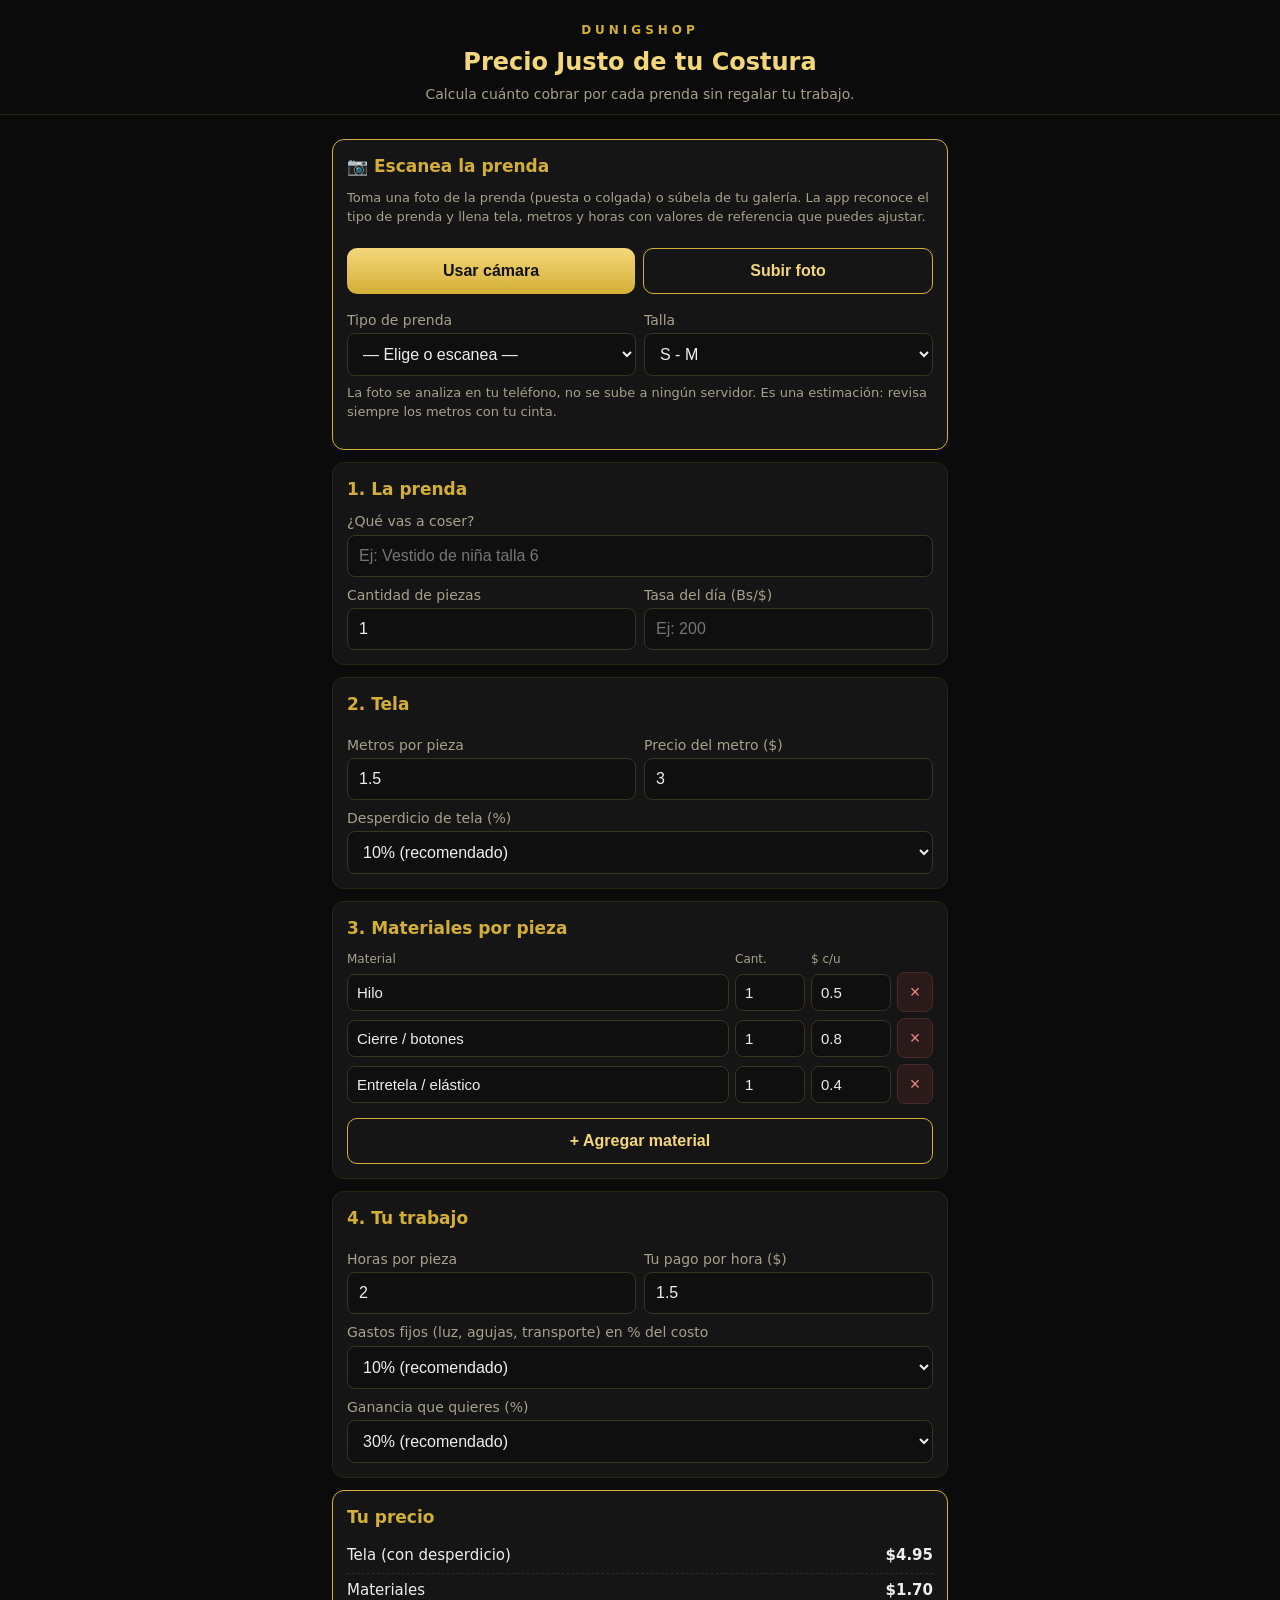
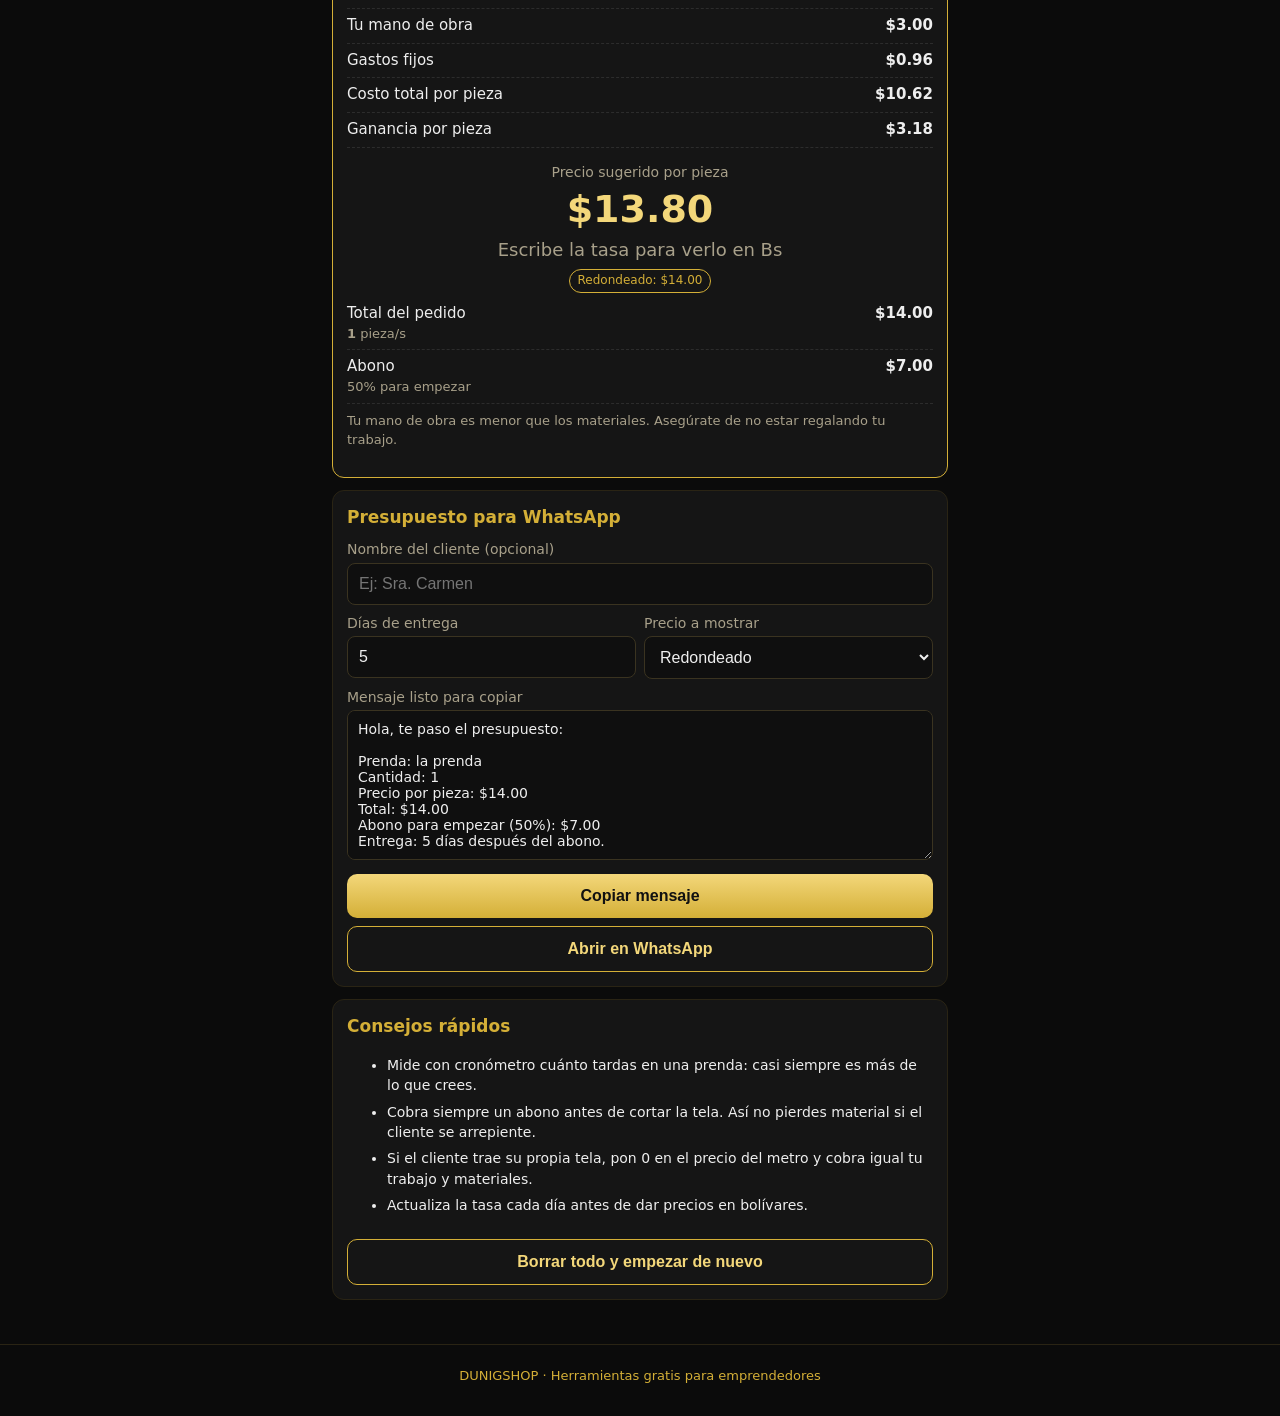
<file: index.html>
<!DOCTYPE html>
<html lang="es">
<head>
<meta charset="UTF-8">
<meta name="viewport" content="width=device-width, initial-scale=1">
<title>Precio Justo de tu Costura · DUNIGSHOP</title>
<meta name="description" content="Calcula gratis cuánto cobrar por una prenda: tela, materiales, tu tiempo y tu ganancia, en dólares y bolívares.">
<meta name="theme-color" content="#0b0b0b">
<style>
  :root{--negro:#0b0b0b;--panel:#151515;--borde:#2a2414;--oro:#d4af37;--oro2:#f3d77a;--texto:#eee;--gris:#a8a08a}
  *{box-sizing:border-box}
  body{margin:0;background:var(--negro);color:var(--texto);font-family:system-ui,-apple-system,"Segoe UI",Roboto,Arial,sans-serif;font-size:16px;line-height:1.45}
  header{text-align:center;padding:22px 14px 10px;border-bottom:1px solid var(--borde)}
  header .marca{color:var(--oro);letter-spacing:4px;font-size:12px;font-weight:700}
  h1{margin:6px 0 4px;font-size:24px;color:var(--oro2)}
  header p{margin:0;color:var(--gris);font-size:14px}
  main{max-width:640px;margin:0 auto;padding:12px}
  .card{background:var(--panel);border:1px solid var(--borde);border-radius:12px;padding:14px;margin:12px 0}
  h2{font-size:17px;color:var(--oro);margin:0 0 10px}
  label{display:block;font-size:14px;color:var(--gris);margin:8px 0 3px}
  input,select{width:100%;padding:11px;border-radius:8px;border:1px solid #3a3320;background:#0f0f0f;color:var(--texto);font-size:16px}
  input:focus,select:focus{outline:2px solid var(--oro);border-color:var(--oro)}
  .fila{display:flex;gap:8px}
  .fila>div{flex:1;min-width:0}
  .mat{display:grid;grid-template-columns:1fr 70px 80px 36px;gap:6px;align-items:center;margin-bottom:6px}
  .mat input{padding:9px;font-size:15px}
  .mat input::-webkit-outer-spin-button,.mat input::-webkit-inner-spin-button{-webkit-appearance:none;margin:0}
  .mat input[type=number]{-moz-appearance:textfield}
  .mat .x{background:#2a1a1a;color:#e88;border:1px solid #4a2a2a;border-radius:8px;height:40px;font-size:18px;cursor:pointer}
  .cab{display:grid;grid-template-columns:1fr 70px 80px 36px;gap:6px;font-size:12px;color:var(--gris);margin-bottom:4px}
  button.btn{width:100%;padding:13px;border:0;border-radius:10px;background:linear-gradient(180deg,var(--oro2),var(--oro));color:#111;font-weight:700;font-size:16px;cursor:pointer;margin-top:8px}
  button.sec{background:transparent;border:1px solid var(--oro);color:var(--oro2)}
  .res{border-color:var(--oro)}
  .linea{display:flex;justify-content:space-between;padding:6px 0;border-bottom:1px dashed #2c2c2c;font-size:15px}
  .linea{gap:10px;align-items:flex-start}.linea span:last-child{font-weight:600;text-align:right;white-space:nowrap}.linea small{display:block;font-weight:400;color:var(--gris);font-size:13px}
  .grande{text-align:center;margin:14px 0 4px}
  .grande .usd{font-size:38px;font-weight:800;color:var(--oro2)}
  .grande .bs{font-size:18px;color:var(--gris)}
  .tag{display:inline-block;font-size:12px;padding:2px 8px;border-radius:20px;border:1px solid var(--oro);color:var(--oro);margin-top:6px}
  .aviso{font-size:13px;color:var(--gris);margin-top:8px}
  textarea{width:100%;min-height:150px;background:#0f0f0f;color:var(--texto);border:1px solid #3a3320;border-radius:8px;padding:10px;font-size:14px;font-family:inherit}
  .tips li{margin-bottom:6px;font-size:14px}
  footer{text-align:center;color:var(--oro);font-size:13px;padding:22px 10px 30px;border-top:1px solid var(--borde);margin-top:20px}
  @media (max-width:360px){h1{font-size:21px}.mat,.cab{grid-template-columns:1fr 56px 68px 32px}}
  .scan{border-color:var(--oro)}
  .scan .bot{display:flex;gap:8px}.scan .bot button{flex:1}
  #prev{display:none;width:100%;max-height:280px;object-fit:contain;border-radius:10px;margin-top:10px;background:#000}
  #scanRes{font-size:14px;color:var(--texto);margin-top:8px}
  #scanRes b{color:var(--oro2)}
  input[type=file]{display:none}
</style>
</head>
<body>
<header>
  <div class="marca">DUNIGSHOP</div>
  <h1>Precio Justo de tu Costura</h1>
  <p>Calcula cuánto cobrar por cada prenda sin regalar tu trabajo.</p>
</header>

<main>
  <section class="card scan">
    <h2>📷 Escanea la prenda</h2>
    <p class="aviso" style="margin-top:0">Toma una foto de la prenda (puesta o colgada) o súbela de tu galería. La app reconoce el tipo de prenda y llena tela, metros y horas con valores de referencia que puedes ajustar.</p>
    <div class="bot">
      <button class="btn" id="btnCam" type="button">Usar cámara</button>
      <button class="btn sec" id="btnGal" type="button">Subir foto</button>
    </div>
    <input id="fCam" type="file" accept="image/*" capture="environment">
    <input id="fGal" type="file" accept="image/*">
    <img id="prev" alt="Foto de la prenda">
    <div id="scanRes"></div>
    <div class="fila">
      <div><label for="tipo">Tipo de prenda</label>
        <select id="tipo"><option value="">— Elige o escanea —</option></select></div>
      <div><label for="talla">Talla</label>
        <select id="talla"><option value="0.7">Niño/a</option><option value="1" selected>S - M</option><option value="1.2">L - XL</option><option value="1.4">XXL o más</option></select></div>
    </div>
    <p class="aviso">La foto se analiza en tu teléfono, no se sube a ningún servidor. Es una estimación: revisa siempre los metros con tu cinta.</p>
  </section>
  <section class="card">
    <h2>1. La prenda</h2>
    <label for="prenda">¿Qué vas a coser?</label>
    <input id="prenda" placeholder="Ej: Vestido de niña talla 6" value="">
    <div class="fila">
      <div><label for="cant">Cantidad de piezas</label><input id="cant" type="number" min="1" step="1" value="1" inputmode="numeric"></div>
      <div><label for="tasa">Tasa del día (Bs/$)</label><input id="tasa" type="number" min="0" step="0.01" placeholder="Ej: 200" inputmode="decimal"></div>
    </div>
  </section>

  <section class="card">
    <h2>2. Tela</h2>
    <div class="fila">
      <div><label for="metros">Metros por pieza</label><input id="metros" type="number" min="0" step="0.05" value="1.5" inputmode="decimal"></div>
      <div><label for="precioM">Precio del metro ($)</label><input id="precioM" type="number" min="0" step="0.01" value="3" inputmode="decimal"></div>
    </div>
    <label for="merma">Desperdicio de tela (%)</label>
    <select id="merma">
      <option value="0">0% (ya lo incluí)</option>
      <option value="5">5%</option>
      <option value="10" selected>10% (recomendado)</option>
      <option value="15">15% (tela con estampado o cuadros)</option>
      <option value="20">20%</option>
    </select>
  </section>

  <section class="card">
    <h2>3. Materiales por pieza</h2>
    <div class="cab"><span>Material</span><span>Cant.</span><span>$ c/u</span><span></span></div>
    <div id="mats"></div>
    <button class="btn sec" id="addMat" type="button">+ Agregar material</button>
  </section>

  <section class="card">
    <h2>4. Tu trabajo</h2>
    <div class="fila">
      <div><label for="horas">Horas por pieza</label><input id="horas" type="number" min="0" step="0.25" value="2" inputmode="decimal"></div>
      <div><label for="pagoH">Tu pago por hora ($)</label><input id="pagoH" type="number" min="0" step="0.1" value="1.5" inputmode="decimal"></div>
    </div>
    <label for="gastos">Gastos fijos (luz, agujas, transporte) en % del costo</label>
    <select id="gastos">
      <option value="0">0%</option>
      <option value="5">5%</option>
      <option value="10" selected>10% (recomendado)</option>
      <option value="15">15%</option>
    </select>
    <label for="ganancia">Ganancia que quieres (%)</label>
    <select id="ganancia">
      <option value="20">20%</option>
      <option value="30" selected>30% (recomendado)</option>
      <option value="40">40%</option>
      <option value="50">50%</option>
      <option value="70">70% (trabajo a la medida o urgente)</option>
      <option value="100">100%</option>
    </select>
  </section>

  <section class="card res" id="resultado">
    <h2>Tu precio</h2>
    <div class="linea"><span>Tela (con desperdicio)</span><span id="rTela">$0.00</span></div>
    <div class="linea"><span>Materiales</span><span id="rMat">$0.00</span></div>
    <div class="linea"><span>Tu mano de obra</span><span id="rMano">$0.00</span></div>
    <div class="linea"><span>Gastos fijos</span><span id="rGastos">$0.00</span></div>
    <div class="linea"><span>Costo total por pieza</span><span id="rCosto">$0.00</span></div>
    <div class="linea"><span>Ganancia por pieza</span><span id="rGan">$0.00</span></div>
    <div class="grande">
      <div style="font-size:14px;color:var(--gris)">Precio sugerido por pieza</div>
      <div class="usd" id="rPrecio">$0.00</div>
      <div class="bs" id="rPrecioBs">Escribe la tasa para verlo en Bs</div>
      <div class="tag" id="rRedondeo">Redondeado: $0</div>
    </div>
    <div class="linea" id="lTotal"><span>Total del pedido<small><span id="rCant">1</span> pieza/s</small></span><span id="rTotal">$0.00</span></div>
    <div class="linea"><span>Abono<small>50% para empezar</small></span><span id="rAbono">$0.00</span></div>
    <p class="aviso" id="avisoMin"></p>
  </section>

  <section class="card">
    <h2>Presupuesto para WhatsApp</h2>
    <label for="cliente">Nombre del cliente (opcional)</label>
    <input id="cliente" placeholder="Ej: Sra. Carmen">
    <div class="fila">
      <div><label for="entrega">Días de entrega</label><input id="entrega" type="number" min="1" value="5" inputmode="numeric"></div>
      <div><label for="usarRed">Precio a mostrar</label>
        <select id="usarRed"><option value="1" selected>Redondeado</option><option value="0">Exacto</option></select></div>
    </div>
    <label for="msg">Mensaje listo para copiar</label>
    <textarea id="msg" readonly></textarea>
    <button class="btn" id="copiar" type="button">Copiar mensaje</button>
    <button class="btn sec" id="wa" type="button">Abrir en WhatsApp</button>
  </section>

  <section class="card">
    <h2>Consejos rápidos</h2>
    <ul class="tips">
      <li>Mide con cronómetro cuánto tardas en una prenda: casi siempre es más de lo que crees.</li>
      <li>Cobra siempre un abono antes de cortar la tela. Así no pierdes material si el cliente se arrepiente.</li>
      <li>Si el cliente trae su propia tela, pon 0 en el precio del metro y cobra igual tu trabajo y materiales.</li>
      <li>Actualiza la tasa cada día antes de dar precios en bolívares.</li>
    </ul>
    <button class="btn sec" id="reset" type="button">Borrar todo y empezar de nuevo</button>
  </section>
</main>

<footer>DUNIGSHOP · Herramientas gratis para emprendedores</footer>

<script>
(function(){
  var KEY='dunig_precio_costura_v1';
  var ids=['prenda','cant','tasa','metros','precioM','merma','horas','pagoH','gastos','ganancia','cliente','entrega','usarRed'];
  var defMats=[['Hilo',1,0.5],['Cierre / botones',1,0.8],['Entretela / elástico',1,0.4]];
  var $=function(i){return document.getElementById(i)};
  function n(v){v=parseFloat(String(v).replace(',','.'));return isNaN(v)||v<0?0:v}
  function usd(v){return '$'+v.toFixed(2)}
  function bs(v){return 'Bs '+v.toLocaleString('es-VE',{minimumFractionDigits:2,maximumFractionDigits:2})}

  function filaMat(nom,c,p){
    var d=document.createElement('div');d.className='mat';
    d.innerHTML='<input class="mn" placeholder="Material"><input class="mc" type="number" min="0" step="1" inputmode="decimal"><input class="mp" type="number" min="0" step="0.01" inputmode="decimal"><button class="x" type="button" aria-label="Quitar">×</button>';
    d.querySelector('.mn').value=nom||'';d.querySelector('.mc').value=(c===undefined?1:c);d.querySelector('.mp').value=(p===undefined?'':p);
    d.querySelector('.x').onclick=function(){d.parentNode.removeChild(d);calc()};
    $('mats').appendChild(d);
  }
  function leerMats(){
    var out=[],r=$('mats').querySelectorAll('.mat');
    for(var i=0;i<r.length;i++){out.push([r[i].querySelector('.mn').value,r[i].querySelector('.mc').value,r[i].querySelector('.mp').value])}
    return out;
  }
  function guardar(){
    try{var o={mats:leerMats()};ids.forEach(function(i){o[i]=$(i).value});localStorage.setItem(KEY,JSON.stringify(o))}catch(e){}
  }
  function cargar(){
    var o=null;try{o=JSON.parse(localStorage.getItem(KEY))}catch(e){}
    if(o){ids.forEach(function(i){if(o[i]!==undefined)$(i).value=o[i]})}
    var m=(o&&o.mats)?o.mats:defMats;m.forEach(function(x){filaMat(x[0],x[1],x[2])});
  }
  var ult={};
  function calc(){
    var cant=Math.max(1,Math.round(n($('cant').value)||1));
    var tasa=n($('tasa').value);
    var tela=n($('metros').value)*n($('precioM').value)*(1+n($('merma').value)/100);
    var mat=0;leerMats().forEach(function(x){mat+=n(x[1])*n(x[2])});
    var mano=n($('horas').value)*n($('pagoH').value);
    var base=tela+mat+mano;
    var gastos=base*n($('gastos').value)/100;
    var costo=base+gastos;
    var gan=costo*n($('ganancia').value)/100;
    var precio=costo+gan;
    var red=precio<=0?0:(precio<10?Math.ceil(precio*2)/2:Math.ceil(precio));
    $('rTela').textContent=usd(tela);$('rMat').textContent=usd(mat);$('rMano').textContent=usd(mano);
    $('rGastos').textContent=usd(gastos);$('rCosto').textContent=usd(costo);$('rGan').textContent=usd(gan);
    $('rPrecio').textContent=usd(precio);
    $('rPrecioBs').textContent=tasa>0?bs(precio*tasa):'Escribe la tasa para verlo en Bs';
    $('rRedondeo').textContent='Redondeado: '+usd(red)+(tasa>0?' · '+bs(red*tasa):'');
    $('rCant').textContent=cant;
    var total=red*cant;
    $('rTotal').innerHTML=usd(total)+(tasa>0?'<small>'+bs(total*tasa)+'</small>':'');
    $('rAbono').innerHTML=usd(total/2)+(tasa>0?'<small>'+bs(total/2*tasa)+'</small>':'');
    var av='';
    if(n($('pagoH').value)<1)av='Ojo: estás cobrando menos de $1 por hora. Tu tiempo vale; revisa tu pago por hora.';
    else if(mano<tela+mat&&mano>0)av='Tu mano de obra es menor que los materiales. Asegúrate de no estar regalando tu trabajo.';
    $('avisoMin').textContent=av;
    ult={cant:cant,tasa:tasa,precio:precio,red:red};
    mensaje();guardar();
  }
  function mensaje(){
    var u=$('usarRed').value==='1'?ult.red:Math.round(ult.precio*100)/100;
    var tot=u*ult.cant,t=ult.tasa;
    var cli=$('cliente').value.trim(),pr=$('prenda').value.trim()||'la prenda';
    var s='Hola'+(cli?' '+cli:'')+', te paso el presupuesto:\n\n';
    s+='Prenda: '+pr+'\n';
    s+='Cantidad: '+ult.cant+'\n';
    s+='Precio por pieza: '+usd(u)+(t>0?' ('+bs(u*t)+')':'')+'\n';
    s+='Total: '+usd(tot)+(t>0?' ('+bs(tot*t)+')':'')+'\n';
    s+='Abono para empezar (50%): '+usd(tot/2)+(t>0?' ('+bs(tot/2*t)+')':'')+'\n';
    s+='Entrega: '+(Math.round(n($('entrega').value))||5)+' días después del abono.\n';
    if(t>0)s+='Tasa usada: '+bs(t)+' por $ (válida solo por hoy).\n';
    s+='\nAcepto Pago Móvil o efectivo. ¿Te lo confirmo?';
    $('msg').value=s;
  }
  function copiar(){
    var t=$('msg');t.removeAttribute('readonly');t.select();t.setSelectionRange(0,99999);
    var ok=false;try{ok=document.execCommand('copy')}catch(e){}
    t.setAttribute('readonly','');
    if(navigator.clipboard&&!ok){navigator.clipboard.writeText(t.value).then(function(){ok=true},function(){})}
    $('copiar').textContent='¡Copiado!';setTimeout(function(){$('copiar').textContent='Copiar mensaje'},1800);
  }
  document.addEventListener('input',calc);document.addEventListener('change',calc);
  $('addMat').onclick=function(){filaMat('',1,'');calc()};
  $('copiar').onclick=copiar;
  $('wa').onclick=function(){window.open('https://wa.me/?text='+encodeURIComponent($('msg').value),'_blank')};
  $('reset').onclick=function(){if(confirm('¿Borrar todos los datos?')){try{localStorage.removeItem(KEY)}catch(e){}location.reload()}};
  cargar();calc();
})();
</script>
<script>
(function(){
  // Valores de referencia por pieza (talla S-M): metros de tela, horas de costura
  const P={
    franela:{n:'Franela / camiseta',m:1.2,h:1.5},
    camisa:{n:'Camisa manga larga',m:1.8,h:3},
    sueter:{n:'Suéter / chemise',m:1.6,h:2.5},
    chaqueta:{n:'Chaqueta / abrigo',m:2.5,h:6},
    pantalon:{n:'Pantalón / jean',m:1.4,h:3},
    short:{n:'Short / bermuda',m:0.8,h:1.5},
    falda:{n:'Falda',m:1.2,h:2},
    vestido:{n:'Vestido',m:2.5,h:4},
    vestidoLargo:{n:'Vestido largo / de fiesta',m:4,h:8},
    traje:{n:'Traje / blazer',m:3,h:10},
    pijama:{n:'Pijama (2 piezas)',m:2.5,h:3},
    bata:{n:'Bata / uniforme',m:2.2,h:3},
    bano:{n:'Traje de baño',m:0.6,h:2},
    delantal:{n:'Delantal',m:1,h:1},
    toga:{n:'Toga',m:3.5,h:5},
    gorra:{n:'Gorra / sombrero',m:0.4,h:1.5}
  };
  // Etiquetas de MobileNet (ImageNet) -> tipo
  const MAP=[
    [/jersey|t-shirt|tee shirt/,'franela'],[/sweatshirt|cardigan/,'sueter'],
    [/trench coat|fur coat|parka|anorak|bulletproof|stole/,'chaqueta'],
    [/jean|blue jean|denim/,'pantalon'],[/swimming trunk|bathing trunk/,'short'],
    [/miniskirt|sarong/,'falda'],[/hoopskirt|crinoline|overskirt|gown/,'vestidoLargo'],
    [/abaya|kimono|poncho/,'vestido'],[/suit|military uniform|bow tie|windsor tie|tie/,'traje'],
    [/pajama|pyjama/,'pijama'],[/lab coat|laboratory coat|apron/,'bata'],
    [/bikini|maillot|brassiere|bra/,'bano'],[/academic gown|vestment/,'toga'],
    [/cowboy hat|sombrero|cap|bonnet|hat/,'gorra']
  ];
  const $=id=>document.getElementById(id);
  const tipo=$('tipo'),talla=$('talla'),res=$('scanRes'),prev=$('prev');
  for(const k in P){const o=document.createElement('option');o.value=k;o.textContent=P[k].n;tipo.appendChild(o);}
  function aplicar(){
    const k=tipo.value;if(!k)return;const f=parseFloat(talla.value)||1;const t=P[k];
    $('metros').value=(Math.round(t.m*f*20)/20).toFixed(2);
    $('horas').value=(Math.round(t.h*(f<1?0.8:f>1?1.15:1)*4)/4).toString();
    const pr=$('prenda');pr.value=t.n+' ('+talla.options[talla.selectedIndex].text+')';
    pr.dispatchEvent(new Event('input',{bubbles:true}));
  }
  tipo.addEventListener('change',aplicar);talla.addEventListener('change',aplicar);
  $('btnCam').onclick=()=>$('fCam').click();$('btnGal').onclick=()=>$('fGal').click();
  let modelo=null;
  function cargarScript(src){return new Promise((ok,err)=>{const s=document.createElement('script');s.src=src;s.onload=ok;s.onerror=err;document.head.appendChild(s);});}
  async function getModelo(){
    if(modelo)return modelo;
    res.textContent='Cargando el reconocedor (solo la primera vez, unos segundos)…';
    await cargarScript('https://cdn.jsdelivr.net/npm/@tensorflow/tfjs@4.20.0/dist/tf.min.js');
    await cargarScript('https://cdn.jsdelivr.net/npm/@tensorflow-models/mobilenet@2.1.1/dist/mobilenet.min.js');
    modelo=await mobilenet.load({version:2,alpha:1.0});return modelo;
  }
  async function analizar(file){
    if(!file)return;
    prev.src=URL.createObjectURL(file);prev.style.display='block';
    await new Promise(r=>prev.complete?r():prev.onload=r);
    try{
      const m=await getModelo();res.textContent='Analizando la prenda…';
      const preds=await m.classify(prev,10);let hit=null;
      for(const p of preds){const l=p.className.toLowerCase();for(const [re,k] of MAP){if(re.test(l)){hit={k,p};break;}}if(hit)break;}
      if(hit){
        tipo.value=hit.k;aplicar();
        res.innerHTML='Parece: <b>'+P[hit.k].n+'</b> ('+Math.round(hit.p.probability*100)+'% de seguridad). Ya llené metros y horas; ajusta la talla o cambia el tipo si no es correcto.';
      }else{
        res.innerHTML='No reconocí bien la prenda. Elige el tipo en la lista de abajo y lo calculo igual. <small>Consejo: foto con buena luz, la prenda completa y fondo sencillo.</small>';
      }
    }catch(e){res.textContent='No pude cargar el reconocedor (revisa tu conexión). Elige el tipo de prenda en la lista y lo calculo igual.';}
  }
  $('fCam').onchange=e=>analizar(e.target.files[0]);$('fGal').onchange=e=>analizar(e.target.files[0]);
})();
</script>
</body>
</html>
</file>
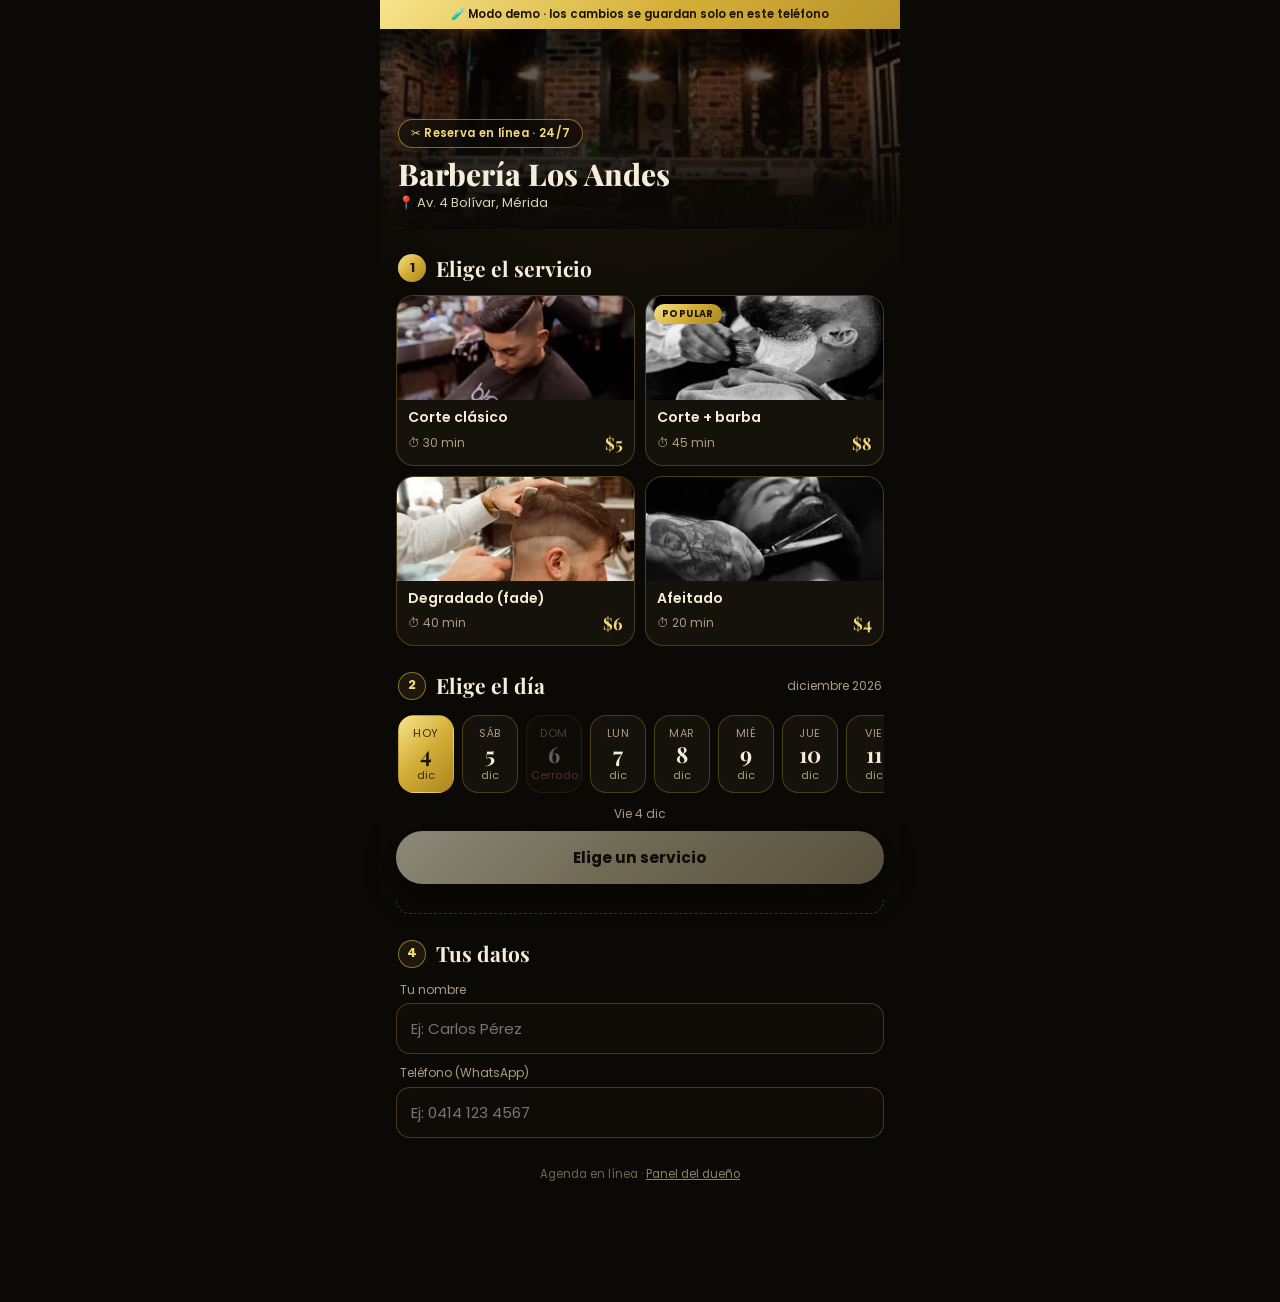
<file: agenda-citas/index.html>
<!DOCTYPE html>
<html lang="es-VE">
<head>
<meta charset="UTF-8">
<meta name="viewport" content="width=device-width, initial-scale=1, viewport-fit=cover">
<title>Agenda tu cita</title>
<meta name="description" content="Agenda tu cita en línea: elige servicio, día y hora en segundos.">
<meta name="theme-color" content="#0b0906">
<link rel="manifest" href="manifest.json">
<link rel="icon" href="icon.png">
<link rel="preconnect" href="https://fonts.googleapis.com">
<link rel="preconnect" href="https://fonts.gstatic.com" crossorigin>
<link href="https://fonts.googleapis.com/css2?family=Playfair+Display:wght@600;700;800&family=Poppins:wght@300;400;500;600;700&display=swap" rel="stylesheet">
<script src="config.js"></script>
<script src="app.js"></script>
<script src="nucleo.js"></script>
<style>
:root{--bg:#0b0906;--card:#15110b;--line:rgba(212,175,55,.28);--line2:rgba(212,175,55,.6);--gold:#d4af37;--gold2:#f3d97a;--goldg:linear-gradient(135deg,#f7e48c 0%,#d4af37 48%,#a9851f 100%);--txt:#f5edd9;--mut:#a99d82}
*{box-sizing:border-box;margin:0;padding:0;-webkit-tap-highlight-color:transparent}
html,body{background:var(--bg)}
body{color:var(--txt);font-family:'Poppins',system-ui,sans-serif;font-size:15px;line-height:1.45;max-width:520px;margin:0 auto;min-height:100vh;padding-bottom:120px;
  background:radial-gradient(120% 50% at 50% 0%,rgba(212,175,55,.10),transparent 60%),var(--bg)}
.serif{font-family:'Playfair Display',Georgia,serif}
.gold{background:var(--goldg);-webkit-background-clip:text;background-clip:text;color:transparent}
button,input{font-family:inherit}
button{cursor:pointer}
img{display:block}
.hero{position:relative;height:200px;overflow:hidden;border-radius:0 0 26px 26px}
.hero img{width:100%;height:100%;object-fit:cover;filter:brightness(.5)}
.hero::after{content:"";position:absolute;inset:0;background:linear-gradient(180deg,rgba(11,9,6,.1),var(--bg) 100%)}
.hero-in{position:absolute;left:18px;right:18px;bottom:16px;z-index:2}
.pill{display:inline-flex;align-items:center;gap:6px;padding:5px 12px;border-radius:999px;font-size:11.5px;font-weight:600;letter-spacing:.3px;background:rgba(11,9,6,.6);border:1px solid var(--line2);color:var(--gold2);backdrop-filter:blur(6px)}
.hero h1{font-size:30px;line-height:1.1;font-weight:800;margin-top:10px}
.hero p{font-size:13px;color:#d9cfb6;margin-top:3px}
.wrap{padding:0 16px}
.stepH{display:flex;align-items:center;gap:10px;margin:24px 2px 12px}
.stepH .n{width:28px;height:28px;border-radius:50%;background:var(--goldg);color:#1b1305;font-weight:700;font-size:13px;display:flex;align-items:center;justify-content:center;flex:0 0 auto}
.stepH .n.off{background:#1e170d;color:var(--gold2);border:1px solid var(--line2)}
.stepH h2{font-size:21px}
.stepH small{margin-left:auto;color:var(--mut);font-size:12px}
.svc{display:grid;grid-template-columns:1fr 1fr;gap:10px}
.sv{position:relative;border:1px solid var(--line);border-radius:18px;overflow:hidden;background:var(--card);text-align:left;color:var(--txt);padding:0;transition:border-color .2s,transform .15s}
.sv:active{transform:scale(.98)}
.sv img{width:100%;height:104px;object-fit:cover}
.sv .b{padding:9px 11px 11px}
.sv h3{font-size:14px;font-weight:600;line-height:1.25}
.sv .m{display:flex;justify-content:space-between;align-items:center;margin-top:5px;font-size:12px;color:var(--mut)}
.sv .m b{font-family:'Playfair Display',serif;font-size:17px;color:var(--gold2)}
.sv .tag{position:absolute;top:8px;left:8px;font-size:9.5px;font-weight:700;letter-spacing:.4px;text-transform:uppercase;padding:3px 8px;border-radius:999px;background:var(--goldg);color:#1b1305}
.sv .ok{position:absolute;top:8px;right:8px;width:26px;height:26px;border-radius:50%;background:var(--goldg);display:none;align-items:center;justify-content:center}
.sv.on{border:1.5px solid var(--gold);box-shadow:0 0 0 3px rgba(212,175,55,.15)}
.sv.on .ok{display:flex}
.days{display:flex;gap:8px;overflow-x:auto;padding:2px 2px 6px;scrollbar-width:none}
.days::-webkit-scrollbar{display:none}
.day{flex:0 0 56px;border:1px solid var(--line);border-radius:16px;background:var(--card);color:var(--txt);padding:9px 0 8px;text-align:center}
.day .w{font-size:11px;text-transform:uppercase;letter-spacing:.6px;color:var(--mut)}
.day .d{font-family:'Playfair Display',serif;font-size:22px;font-weight:700;line-height:1.15}
.day .mo{font-size:11px;color:var(--mut)}
.day.on{background:var(--goldg);border-color:transparent;color:#1b1305}
.day.on .w,.day.on .mo{color:#3b2a08}
.day:disabled{opacity:.38;cursor:not-allowed}
.day:disabled .mo{color:#c66}
.hours{display:grid;grid-template-columns:repeat(3,1fr);gap:8px}
.h{border:1px solid var(--line);border-radius:14px;background:var(--card);color:var(--txt);padding:11px 0;font-size:14px;font-weight:500}
.h.on{background:var(--goldg);color:#1b1305;border-color:transparent;font-weight:700}
.h:disabled{color:#5b5240;background:#0f0c08;border-style:dashed;text-decoration:line-through;cursor:not-allowed}
.legend{display:flex;gap:14px;font-size:11.5px;color:var(--mut);margin-top:10px}
.legend i{display:inline-block;width:10px;height:10px;border-radius:3px;margin-right:5px;vertical-align:-1px}
.hint{color:var(--mut);font-size:13px;padding:14px;border:1px dashed var(--line);border-radius:14px;text-align:center}
.field{margin-bottom:10px}
.field label{display:block;font-size:12px;color:var(--mut);margin:0 0 5px 4px}
.field input{width:100%;background:#0f0c08;border:1px solid var(--line);border-radius:14px;padding:13px 14px;color:var(--txt);font-size:15px}
.field input:focus{outline:none;border-color:var(--gold)}
.cta{position:fixed;left:50%;transform:translateX(-50%);bottom:0;width:100%;max-width:520px;padding:12px 16px 16px;background:linear-gradient(180deg,rgba(11,9,6,0) 0,rgba(11,9,6,.97) 22px,var(--bg) 100%);z-index:30}
.cta .sum{font-size:12px;color:var(--mut);text-align:center;margin-bottom:8px;min-height:18px}
.btn{width:100%;border:0;border-radius:999px;background:var(--goldg);color:#1b1305;padding:15px;font-size:15.5px;font-weight:700;display:flex;gap:8px;align-items:center;justify-content:center;box-shadow:0 10px 30px rgba(0,0,0,.5)}
.btn:disabled{filter:grayscale(.7) brightness(.6);cursor:not-allowed}
.btn.ghost{background:transparent;color:var(--gold2);border:1px solid var(--line2);box-shadow:none;margin-top:10px}
.btn svg{width:20px;height:20px}
.done{position:fixed;inset:0;z-index:80;overflow:auto;background:radial-gradient(90% 60% at 50% 15%,rgba(212,175,55,.16),transparent 65%),var(--bg);display:none;padding:40px 22px 30px}
.done.show{display:block}
.done .in{max-width:400px;margin:0 auto;text-align:center}
.check{width:88px;height:88px;margin:0 auto;border-radius:50%;background:var(--goldg);display:flex;align-items:center;justify-content:center;box-shadow:0 0 0 10px rgba(212,175,55,.12),0 0 0 22px rgba(212,175,55,.06);animation:pop .5s ease}
@keyframes pop{0%{transform:scale(.4);opacity:0}70%{transform:scale(1.08)}100%{transform:scale(1);opacity:1}}
.done h2{font-size:31px;margin-top:26px}
.done .s{color:var(--mut);font-size:14px;margin-top:4px}
.ticket{margin:22px 0 16px;border:1px solid var(--line2);border-radius:22px;overflow:hidden;background:#130f09;text-align:left}
.ticket .top{display:flex;gap:12px;align-items:center;padding:14px;border-bottom:1px dashed rgba(212,175,55,.3)}
.ticket .top img{width:58px;height:58px;border-radius:14px;object-fit:cover}
.ticket .top b{font-size:16px}
.ticket .top small{display:block;color:var(--mut);font-size:12px}
.ticket .r{display:flex;justify-content:space-between;padding:9px 16px;font-size:14px}
.ticket .r span:first-child{color:var(--mut)}
.ticket .r.t{border-top:1px dashed rgba(212,175,55,.3);padding:12px 16px 14px}
.ticket .r.t span:last-child{font-family:'Playfair Display',serif;font-size:22px;color:var(--gold2);font-weight:700}
.note{display:flex;gap:8px;align-items:center;justify-content:center;font-size:12.5px;color:var(--gold2);margin-top:14px}
.foot{text-align:center;color:#6f664f;font-size:11.5px;margin:28px 0 0}
.hero .lgo{width:46px;height:46px;border-radius:14px;object-fit:cover;border:1.5px solid var(--gold);margin-bottom:6px;background:#1b150c}
.skel{height:150px;border-radius:18px;background:linear-gradient(90deg,#15110b,#1f180e,#15110b);background-size:200% 100%;animation:sk 1.2s infinite}
@keyframes sk{to{background-position:-200% 0}}
.foot a{color:#8d8165}
.svc .empty{grid-column:1/-1;color:var(--mut);text-align:center;padding:20px;border:1px dashed var(--line);border-radius:16px}
</style>
</head>
<body>
<header class="hero">
  <img id="heroImg" alt="">
  <div class="hero-in">
    <img class="lgo" id="bizLogo" alt="" style="display:none">
    <span class="pill">✂️ Reserva en línea · 24/7</span>
    <h1 class="serif" id="bizName"></h1>
    <p id="bizAddr"></p>
  </div>
</header>

<main class="wrap">
  <div class="stepH"><span class="n" id="n1">1</span><h2 class="serif">Elige el servicio</h2></div>
  <div class="svc" id="svc"><div class="skel"></div><div class="skel"></div></div>

  <div class="stepH"><span class="n off" id="n2">2</span><h2 class="serif">Elige el día</h2><small id="monthLbl"></small></div>
  <div class="days" id="days"></div>

  <div class="stepH"><span class="n off" id="n3">3</span><h2 class="serif">Hora disponible</h2></div>
  <div id="hoursBox"></div>

  <div class="stepH"><span class="n off" id="n4">4</span><h2 class="serif">Tus datos</h2></div>
  <div class="field"><label for="nm">Tu nombre</label><input id="nm" autocomplete="name" placeholder="Ej: Carlos Pérez"></div>
  <div class="field"><label for="tel">Teléfono (WhatsApp)</label><input id="tel" type="tel" inputmode="tel" autocomplete="tel" placeholder="Ej: 0414 123 4567"></div>
  <p class="foot">Agenda en línea · <a href="panel/">Panel del dueño</a></p>
</main>

<div class="cta"><div class="sum" id="sum">Elige servicio, día y hora</div><button class="btn" id="confirm" disabled>Confirmar cita</button></div>

<section class="done" id="done">
  <div class="in">
    <div class="check"><svg width="44" height="44" viewBox="0 0 24 24" fill="none" stroke="#1b1305" stroke-width="3" stroke-linecap="round" stroke-linejoin="round"><path d="M5 12.5l4.5 4.5L19 7.5"/></svg></div>
    <h2 class="serif">¡Cita <span class="gold">confirmada!</span></h2>
    <p class="s">Te esperamos en <span id="dAddr"></span></p>
    <div class="ticket" id="ticket"></div>
    <button class="btn" id="wa"><svg viewBox="0 0 24 24" fill="currentColor"><path d="M12 2a10 10 0 0 0-8.6 15.1L2 22l5-1.3A10 10 0 1 0 12 2Zm5.3 14.1c-.2.6-1.3 1.2-1.8 1.2-.5.1-1 .2-3.3-.7-2.8-1.1-4.5-4-4.7-4.2-.1-.2-1.1-1.5-1.1-2.8s.7-2 1-2.3c.2-.3.5-.3.7-.3h.5c.2 0 .4 0 .6.5l.8 2c.1.2.1.4 0 .5l-.4.6-.3.4c-.1.1-.3.3-.1.6.2.3.8 1.3 1.7 2.1 1.1 1 2.1 1.3 2.4 1.5.3.1.5.1.6-.1l.9-1c.2-.3.4-.2.6-.1l1.9.9c.3.1.5.2.5.3.1.2.1.6-.1 1.2Z"/></svg>Enviar cita por WhatsApp</button>
    <button class="btn ghost" id="newB">Agendar otra cita</button>
    <p class="note" id="dNote">🔔 Te confirmaremos por WhatsApp</p>
  </div>
</section>

<script>
(async function(){
  const N = Nucleo, $ = N.$, esc = N.esc;
  N.bannerDemo();
  const DIAS = ["Dom","Lun","Mar","Mié","Jue","Vie","Sáb"];
  const DIAS_L = ["domingo","lunes","martes","miércoles","jueves","viernes","sábado"];
  const MESES = ["ene","feb","mar","abr","may","jun","jul","ago","sep","oct","nov","dic"];
  const MESES_L = ["enero","febrero","marzo","abril","mayo","junio","julio","agosto","septiembre","octubre","noviembre","diciembre"];
  const st = { svc: null, day: null, time: null };
  let db, S = {}, SVC = [], BLOQ = new Set(), OCUP = new Set();
  const money = n => N.money0(n, S.moneda || "$");

  try { db = await N.listo(); }
  catch(e) { if (e.code === "NO_CONFIG") return N.pantallaSinConexion("panel/"); throw e; }

  const pad = n => String(n).padStart(2,"0");
  const ymd = d => d.getFullYear() + "-" + pad(d.getMonth()+1) + "-" + pad(d.getDate());
  const toMin = t => { const [h,m] = String(t || "0:0").split(":").map(Number); return h*60+m; };
  const toHHMM = m => pad(Math.floor(m/60)) + ":" + pad(m%60);
  const fmt12 = min => { let h = Math.floor(min/60), m = min%60; const ap = h >= 12 ? "pm" : "am"; h = h%12 || 12; return h + ":" + pad(m) + " " + ap; };
  const today = new Date(); today.setHours(0,0,0,0);
  let days = [];

  async function cargarBase(){
    const [a, s, b] = await Promise.all([
      db.select("agc_ajustes", { eq: { id: 1 } }),
      db.select("agc_servicios", { eq: { activo: true }, order: [["orden"], ["nombre"]] }),
      db.select("agc_bloqueos", { gte: { fecha: ymd(today) } })
    ]);
    S = (a[0] && a[0].datos) || {}; SVC = s.map(x => ({ ...x, precio: Number(x.precio) })); BLOQ = new Set(b.map(x => x.fecha));
    const n = Math.max(1, Math.min(60, parseInt(S.dias, 10) || 7));
    days = []; for (let i = 0; i < n; i++) { const d = new Date(today); d.setDate(today.getDate()+i); days.push(d); }
    if (st.svc) st.svc = SVC.find(x => x.id === st.svc.id) || null;
  }
  // Horas ocupadas: vienen de la base de datos para que TODOS los clientes vean lo mismo
  async function cargarOcupados(){
    if (!days.length) return;
    const r = await db.rpc("agc_ocupados", { p_desde: ymd(days[0]), p_hasta: ymd(days[days.length-1]) });
    OCUP = new Set((r || []).map(x => x.fecha + "|" + String(x.hora).slice(0,5)));
  }
  try { await cargarBase(); await cargarOcupados(); }
  catch(e) { $("#svc").innerHTML = `<p class="empty">${esc(e.message)}</p>`; return; }

  const dia = d => (S.horario || {})[d.getDay()] || { abierto: false };
  const cerrado = d => !dia(d).abierto || BLOQ.has(ymd(d));
  function slotsDe(d){
    const h = dia(d), step = Math.max(5, parseInt(S.intervalo, 10) || 30), out = [];
    for (let m = toMin(h.desde); m + step <= toMin(h.hasta); m += step) out.push(m);
    return out;
  }

  function cabecera(){
    $("#heroImg").src = N.img(S.portada) || "[data-uri]";
    if (S.logo) { $("#bizLogo").src = N.img(S.logo); $("#bizLogo").style.display = ""; }
    $("#bizName").textContent = S.nombre || "Agenda tu cita";
    $("#bizAddr").textContent = S.direccion ? "📍 " + S.direccion : "";
    $("#dAddr").textContent = S.direccion || S.nombre || "";
    document.title = "Agenda tu cita · " + (S.nombre || "");
  }

  // Servicios
  const svcBox = $("#svc");
  function renderSvcs(){
    svcBox.innerHTML = SVC.length ? "" : `<p class="empty">Pronto publicaremos nuestros servicios.</p>`;
    SVC.forEach(s => {
      const b = document.createElement("button"); b.className = "sv"; b.dataset.id = s.id;
      b.innerHTML = `${s.foto ? `<img src="${esc(N.img(s.foto))}" alt="${esc(s.nombre)}" loading="lazy">` : `<div style="height:104px;background:#221a10"></div>`}${s.etiqueta ? `<span class="tag">${esc(s.etiqueta)}</span>` : ""}
        <span class="ok"><svg width="14" height="14" viewBox="0 0 24 24" fill="none" stroke="#1b1305" stroke-width="3.5"><path d="M5 12.5l4.5 4.5L19 7.5"/></svg></span>
        <div class="b"><h3>${esc(s.nombre)}</h3><div class="m"><span>⏱ ${s.duracion} min</span><b>${money(s.precio)}</b></div></div>`;
      b.onclick = () => { st.svc = s; render(); };
      svcBox.appendChild(b);
    });
  }

  // Días
  const daysBox = $("#days");
  function renderDays(){
    daysBox.innerHTML = "";
    days.forEach((d, i) => {
      const off = cerrado(d);
      const b = document.createElement("button"); b.className = "day"; b.dataset.k = ymd(d); b.disabled = off;
      b.innerHTML = `<div class="w">${i === 0 ? "Hoy" : DIAS[d.getDay()]}</div><div class="d">${d.getDate()}</div><div class="mo">${off ? "Cerrado" : MESES[d.getMonth()]}</div>`;
      b.onclick = () => { st.day = d; st.time = null; render(); };
      daysBox.appendChild(b);
    });
    $("#monthLbl").textContent = MESES_L[today.getMonth()] + " " + today.getFullYear();
    if (!st.day || cerrado(st.day) || !days.some(d => ymd(d) === ymd(st.day))) st.day = days.find(d => !cerrado(d)) || null;
  }

  function renderHours(){
    const box = $("#hoursBox");
    if (!st.day) { box.innerHTML = `<p class="hint">No hay días disponibles por ahora.</p>`; return; }
    const k = ymd(st.day), slots = slotsDe(st.day);
    const now = new Date(), isToday = k === ymd(now), nowMin = now.getHours()*60 + now.getMinutes();
    const off = s => OCUP.has(k + "|" + toHHMM(s)) || (isToday && s <= nowMin + 15);
    if (st.time != null && off(st.time)) st.time = null;
    if (!slots.filter(s => !off(s)).length) { box.innerHTML = `<p class="hint">No quedan horas libres este día. Prueba con otro día 👆</p>`; return; }
    box.innerHTML = `<div class="hours">${slots.map(s => `<button class="h ${st.time === s ? "on" : ""}" data-t="${s}" ${off(s) ? "disabled" : ""}>${fmt12(s)}</button>`).join("")}</div>
    <div class="legend"><span><i style="background:var(--goldg)"></i>Seleccionada</span><span><i style="border:1px solid var(--line);background:#15110b"></i>Libre</span><span><i style="border:1px dashed var(--line);background:#0f0c08"></i>Ocupada</span></div>`;
    box.querySelectorAll(".h:not([disabled])").forEach(b => b.onclick = () => { st.time = Number(b.dataset.t); render(); });
  }

  const dayLabel = d => DIAS_L[d.getDay()].replace(/^./, c => c.toUpperCase()) + " " + d.getDate() + " de " + MESES_L[d.getMonth()];
  const valid = () => st.svc && st.day && st.time != null && $("#nm").value.trim().length >= 2 && $("#tel").value.replace(/\D/g,"").length >= 7;

  function render(){
    svcBox.querySelectorAll(".sv").forEach(b => b.classList.toggle("on", !!st.svc && b.dataset.id === st.svc.id));
    daysBox.querySelectorAll(".day").forEach(b => b.classList.toggle("on", !!st.day && b.dataset.k === ymd(st.day)));
    renderHours();
    $("#n2").classList.toggle("off", !st.svc); $("#n3").classList.toggle("off", !(st.svc && st.day));
    $("#n4").classList.toggle("off", st.time == null);
    const parts = [];
    if (st.svc) parts.push(st.svc.nombre + " · " + money(st.svc.precio));
    if (st.day) parts.push(DIAS[st.day.getDay()] + " " + st.day.getDate() + " " + MESES[st.day.getMonth()]);
    if (st.time != null) parts.push(fmt12(st.time));
    $("#sum").textContent = parts.length ? parts.join("  •  ") : "Elige servicio, día y hora";
    $("#confirm").disabled = !valid();
    $("#confirm").textContent = !st.svc ? "Elige un servicio" : st.time == null ? "Elige una hora" : !valid() ? "Escribe tu nombre y teléfono" : "Confirmar cita";
  }
  $("#nm").addEventListener("input", render); $("#tel").addEventListener("input", render);

  let last = null;
  $("#confirm").onclick = async () => {
    if (!valid()) return;
    const k = ymd(st.day), hh = toHHMM(st.time), btn = $("#confirm");
    btn.disabled = true; btn.textContent = "Reservando…";
    try {
      await db.insert("agc_citas", { id: N.uid(), servicio_id: st.svc.id, servicio: st.svc.nombre, precio: st.svc.precio, duracion: st.svc.duracion, fecha: k, hora: hh, cliente: $("#nm").value.trim().slice(0,80), telefono: $("#tel").value.trim().slice(0,30), estado: "pendiente" });
    } catch(e) {
      if (e.code === "23505") { alert("Esa hora acaba de ser reservada por otra persona. Elige otra, por favor."); }
      else alert(e.message.replace(/^.*?:\s*/, "") || "No se pudo reservar. Intenta de nuevo.");
      try { await cargarOcupados(); } catch(x) {}
      st.time = null; render(); return;
    }
    OCUP.add(k + "|" + hh);
    last = { svc: st.svc, day: new Date(st.day), time: st.time, name: $("#nm").value.trim(), tel: $("#tel").value.trim() };
    const end = st.time + st.svc.duracion;
    $("#ticket").innerHTML = `<div class="top">${st.svc.foto ? `<img src="${esc(N.img(st.svc.foto))}" alt="">` : ""}<div><b>${esc(st.svc.nombre)}</b><small>${st.svc.duracion} min · ${esc(S.nombre || "")}</small></div></div>
      <div class="r"><span>Servicio</span><span>${esc(st.svc.nombre)}</span></div>
      <div class="r"><span>Día</span><span>${dayLabel(st.day)}</span></div>
      <div class="r"><span>Hora</span><span>${fmt12(st.time)} – ${fmt12(end)}</span></div>
      <div class="r"><span>Cliente</span><span>${esc(last.name)}</span></div>
      <div class="r t"><span>Total</span><span>${money(st.svc.precio)}</span></div>`;
    $("#wa").style.display = N.waNum(S.whatsapp) ? "" : "none";
    $("#done").classList.add("show"); $("#done").scrollTop = 0;
  };
  $("#wa").onclick = () => {
    if (!last) return;
    let msg = `💈 *Nueva cita · ${S.nombre || ""}*\n\n`;
    msg += `✂️ Servicio: *${last.svc.nombre}* (${last.svc.duracion} min)\n`;
    msg += `📅 Día: *${dayLabel(last.day)}*\n🕒 Hora: *${fmt12(last.time)}*\n`;
    msg += `👤 Cliente: ${last.name}\n📱 Teléfono: ${last.tel}\n\n💰 Total: *${money(last.svc.precio)}*` + (S.direccion ? `\n📍 ${S.direccion}` : "") + `\n\n_Reservado desde la agenda en línea_`;
    window.open(`https://wa.me/${N.waNum(S.whatsapp)}?text=${encodeURIComponent(msg)}`, "_blank");
  };
  $("#newB").onclick = () => { $("#done").classList.remove("show"); st.time = null; render(); window.scrollTo({top:0}); };

  cabecera(); renderSvcs(); renderDays(); render();
  // Mantén la disponibilidad al día (otra persona pudo reservar)
  const refrescar = async () => { try { await cargarOcupados(); render(); } catch(e) {} };
  setInterval(() => { if (!document.hidden) refrescar(); }, 30000);
  document.addEventListener("visibilitychange", () => { if (!document.hidden) refrescar(); });
  if (db.modo === "demo") db.subscribe("agc_citas", refrescar);
})();
</script>

</body>
</html>
</file>
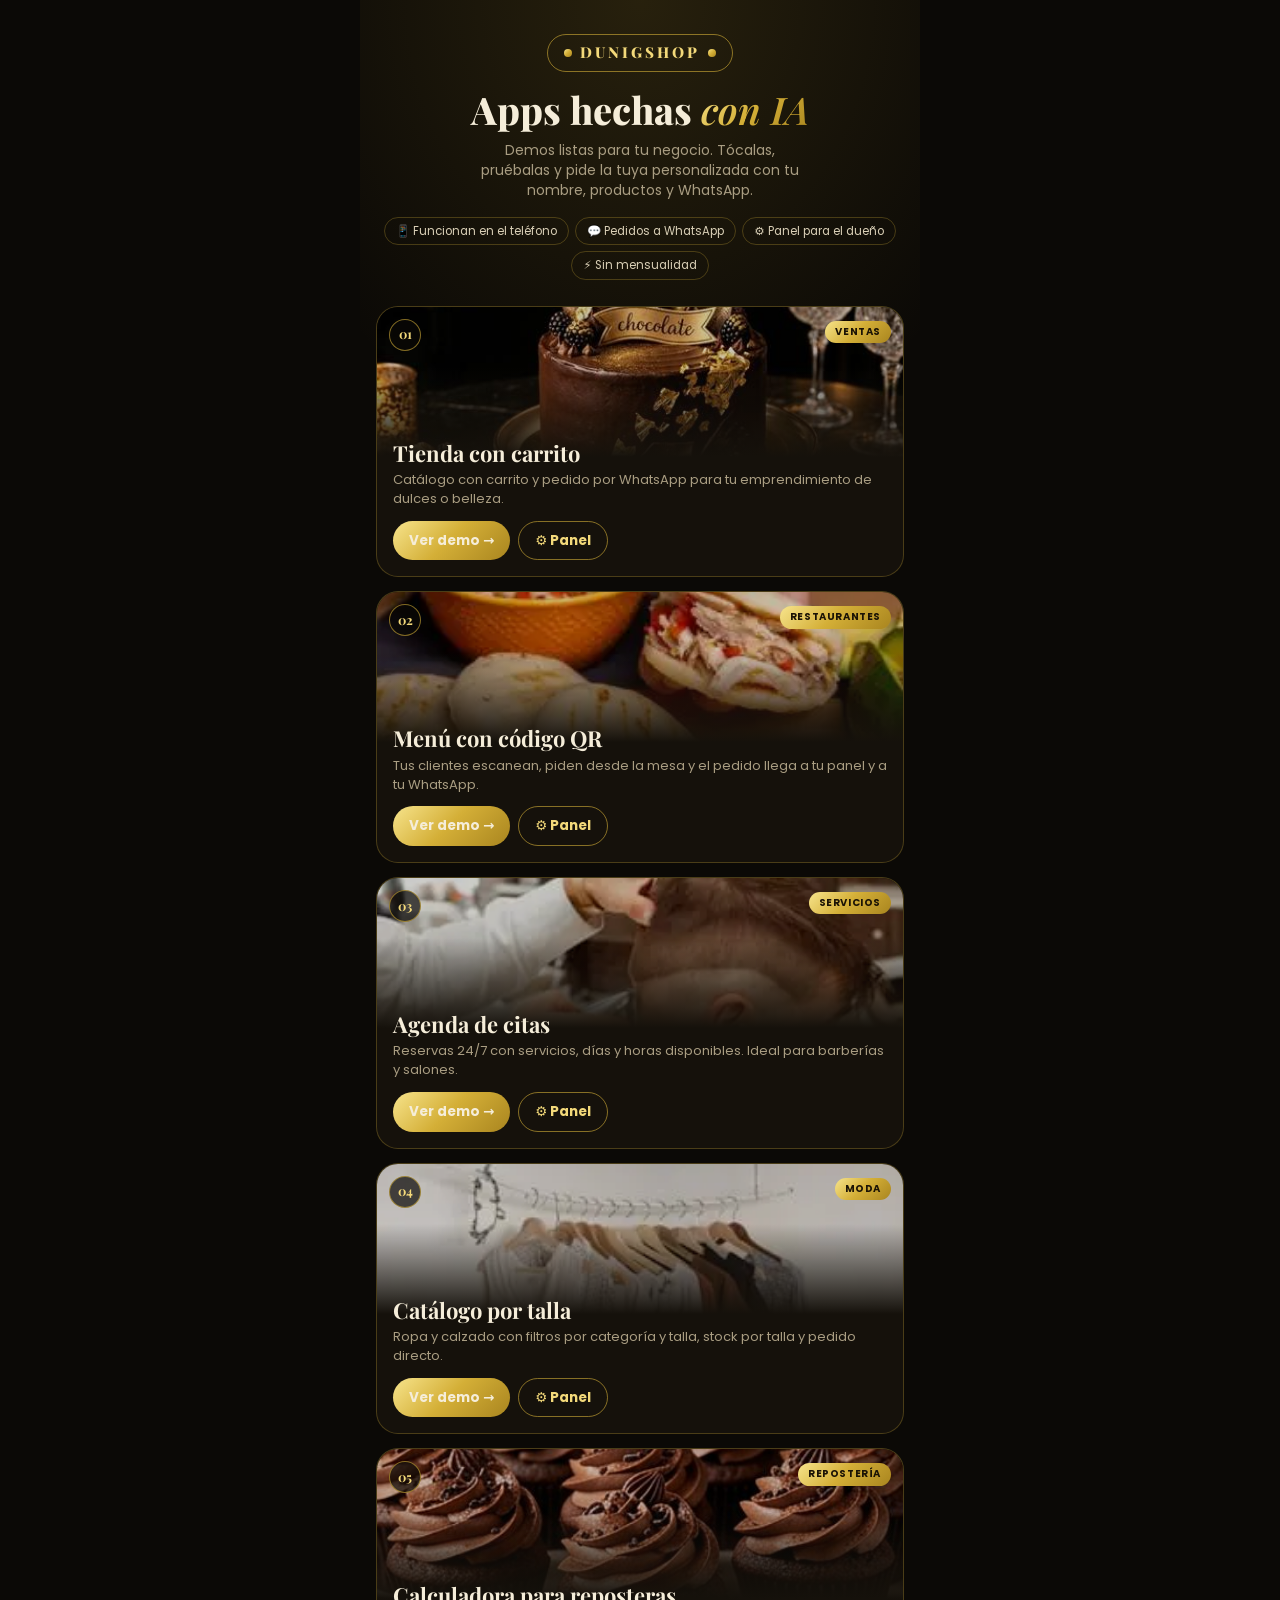
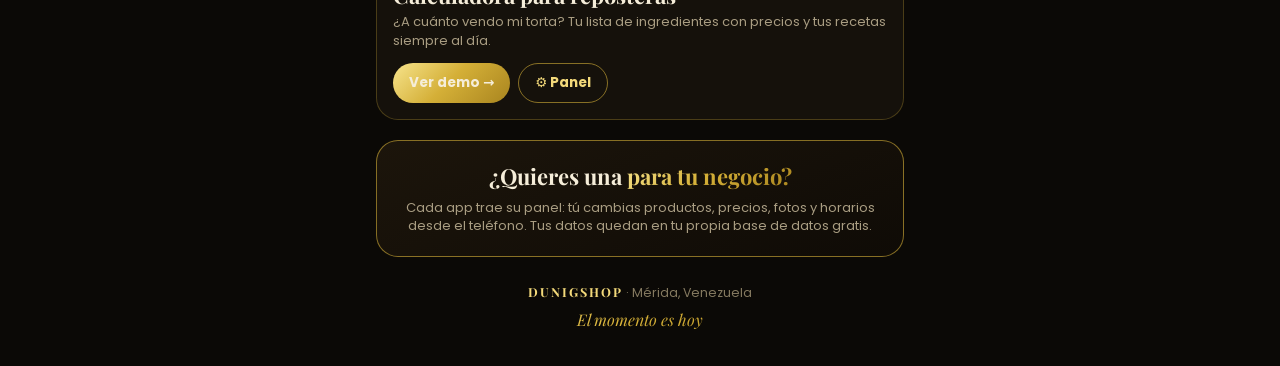
<file: apps/index.html>
<!DOCTYPE html>
<html lang="es-VE">
<head>
<meta charset="UTF-8">
<meta name="viewport" content="width=device-width, initial-scale=1, viewport-fit=cover">
<title>Apps hechas con IA · DUNIGSHOP</title>
<meta name="description" content="Apps listas para tu negocio: tienda con carrito, menú QR, agenda de citas, catálogo con tallas y calculadora de precios.">
<meta name="theme-color" content="#0b0906">
<link rel="icon" href="../vendedor/icon.png">
<link rel="preconnect" href="https://fonts.googleapis.com">
<link rel="preconnect" href="https://fonts.gstatic.com" crossorigin>
<link href="https://fonts.googleapis.com/css2?family=Playfair+Display:ital,wght@0,600;0,700;0,800;1,600&family=Poppins:wght@300;400;500;600;700&display=swap" rel="stylesheet">
<script>
/* =====================================================================
   GALERÍA DE APPS · Edita la lista para agregar o quitar demos.
   ===================================================================== */
const APPS = [
  { title: "Tienda con carrito", desc: "Catálogo con carrito y pedido por WhatsApp para tu emprendimiento de dulces o belleza.",
    tag: "Ventas", url: "../vendedor/tienda/?n=dulces", panel: "../vendedor/panel/?n=dulces", img: "../vendedor/img/hero-dulces.jpg" },
  { title: "Menú con código QR", desc: "Tus clientes escanean, piden desde la mesa y el pedido llega a tu panel y a tu WhatsApp.",
    tag: "Restaurantes", url: "../menu-qr/?mesa=4", panel: "../menu-qr/panel/", img: "../menu-qr/img/29496092.webp" },
  { title: "Agenda de citas", desc: "Reservas 24/7 con servicios, días y horas disponibles. Ideal para barberías y salones.",
    tag: "Servicios", url: "../agenda-citas/", panel: "../agenda-citas/panel/", img: "../agenda-citas/img/1593702275687.webp" },
  { title: "Catálogo por talla", desc: "Ropa y calzado con filtros por categoría y talla, stock por talla y pedido directo.",
    tag: "Moda", url: "../catalogo-tallas/", panel: "../catalogo-tallas/panel/", img: "../catalogo-tallas/img/1490481651871.webp" },
  { title: "Calculadora para reposteras", desc: "¿A cuánto vendo mi torta? Tu lista de ingredientes con precios y tus recetas siempre al día.",
    tag: "Repostería", url: "../calculadora-reposteria/", panel: "../calculadora-reposteria/panel/", img: "../vendedor/img/cupcakes.jpg" }
];
</script>
<style>
:root{--bg:#0b0906;--card:#15110b;--line:rgba(212,175,55,.28);--line2:rgba(212,175,55,.6);--gold:#d4af37;--gold2:#f3d97a;--goldg:linear-gradient(135deg,#f7e48c 0%,#d4af37 48%,#a9851f 100%);--txt:#f5edd9;--mut:#a99d82}
*{box-sizing:border-box;margin:0;padding:0}
html,body{background:var(--bg)}
body{color:var(--txt);font-family:'Poppins',system-ui,sans-serif;font-size:15px;line-height:1.45;max-width:560px;margin:0 auto;min-height:100vh;
  background:radial-gradient(120% 40% at 50% 0%,rgba(212,175,55,.14),transparent 60%),var(--bg)}
.serif{font-family:'Playfair Display',Georgia,serif}
.gold{background:var(--goldg);-webkit-background-clip:text;background-clip:text;color:transparent}
img{display:block}
header{text-align:center;padding:34px 22px 8px}
.logo{display:inline-flex;align-items:center;gap:8px;font-family:'Playfair Display',serif;font-weight:800;font-size:15px;letter-spacing:3px;padding:7px 16px;border:1px solid var(--line2);border-radius:999px;color:var(--gold2)}
.logo i{width:8px;height:8px;border-radius:50%;background:var(--goldg);display:inline-block}
h1{font-size:38px;line-height:1.05;margin-top:18px;font-weight:800}
h1 em{font-style:italic;font-weight:600}
header p{color:var(--mut);font-size:14px;margin:10px auto 0;max-width:340px}
.chips{display:flex;justify-content:center;gap:6px;flex-wrap:wrap;margin-top:16px}
.chips span{font-size:11.5px;padding:5px 11px;border-radius:999px;border:1px solid var(--line);color:#d9cfb6}
main{padding:18px 16px 10px;display:grid;gap:14px}
.app{display:block;color:inherit;border:1px solid var(--line);border-radius:22px;overflow:hidden;background:var(--card);transition:transform .15s,border-color .2s}
.app:active{transform:scale(.985)}
.app:hover{border-color:var(--line2)}
.ph{position:relative;height:150px}
.ph img{width:100%;height:100%;object-fit:cover;filter:brightness(.8)}
.ph::after{content:"";position:absolute;inset:0;background:linear-gradient(180deg,rgba(11,9,6,0) 40%,rgba(21,17,11,1) 100%)}
.num{position:absolute;top:12px;left:12px;z-index:2;font-family:'Playfair Display',serif;font-weight:700;font-size:13px;width:32px;height:32px;border-radius:50%;background:rgba(11,9,6,.7);border:1px solid var(--line2);color:var(--gold2);display:flex;align-items:center;justify-content:center}
.tag{position:absolute;top:14px;right:12px;z-index:2;font-size:10px;font-weight:700;letter-spacing:.6px;text-transform:uppercase;padding:4px 10px;border-radius:999px;background:var(--goldg);color:#1b1305}
.b{padding:2px 16px 16px;margin-top:-18px;position:relative;z-index:2}
.b h2{font-size:22px;line-height:1.15}
.b p{font-size:13px;color:var(--mut);margin-top:5px}
.btns{display:flex;gap:8px;flex-wrap:wrap;margin-top:12px}
.app a{text-decoration:none;color:inherit}
.go.pn{background:transparent;color:var(--gold2);border:1px solid var(--line2)}
.go{display:inline-flex;align-items:center;gap:6px;font-size:13.5px;font-weight:700;color:#1b1305;background:var(--goldg);padding:9px 16px;border-radius:999px}
.cta{margin:10px 16px 0;border:1px solid var(--line2);border-radius:22px;padding:20px;text-align:center;background:linear-gradient(160deg,#1c150b,#0f0b06)}
.cta h3{font-size:22px}
.cta p{font-size:13px;color:var(--mut);margin-top:6px}
footer{text-align:center;padding:26px 16px 34px;color:#857a60;font-size:12.5px}
footer b{font-family:'Playfair Display',serif;color:var(--gold2);letter-spacing:2px}
footer em{display:block;margin-top:6px;font-family:'Playfair Display',serif;font-style:italic;font-size:16px}
</style>
</head>
<body>
<header>
  <span class="logo"><i></i>DUNIGSHOP<i></i></span>
  <h1 class="serif">Apps hechas <em class="gold">con IA</em></h1>
  <p>Demos listas para tu negocio. Tócalas, pruébalas y pide la tuya personalizada con tu nombre, productos y WhatsApp.</p>
  <div class="chips"><span>📱 Funcionan en el teléfono</span><span>💬 Pedidos a WhatsApp</span><span>⚙️ Panel para el dueño</span><span>⚡ Sin mensualidad</span></div>
</header>
<main id="list"></main>
<section class="cta">
  <h3 class="serif">¿Quieres una <span class="gold">para tu negocio?</span></h3>
  <p>Cada app trae su panel: tú cambias productos, precios, fotos y horarios desde el teléfono. Tus datos quedan en tu propia base de datos gratis.</p>
</section>
<footer><b>DUNIGSHOP</b> · Mérida, Venezuela<em class="gold">El momento es hoy</em></footer>
<script>
document.getElementById("list").innerHTML = APPS.map((a, i) => `
  <article class="app">
    <a href="${a.url}"><div class="ph"><img src="${a.img}" alt="${a.title}" loading="${i < 2 ? "eager" : "lazy"}"><span class="num">${String(i+1).padStart(2,"0")}</span><span class="tag">${a.tag}</span></div></a>
    <div class="b"><a href="${a.url}"><h2 class="serif">${a.title}</h2><p>${a.desc}</p></a>
      <div class="btns"><a class="go" href="${a.url}">Ver demo →</a>${a.panel ? `<a class="go pn" href="${a.panel}">⚙️ Panel</a>` : ""}</div></div>
  </article>`).join("");
</script>
</body>
</html>
</file>
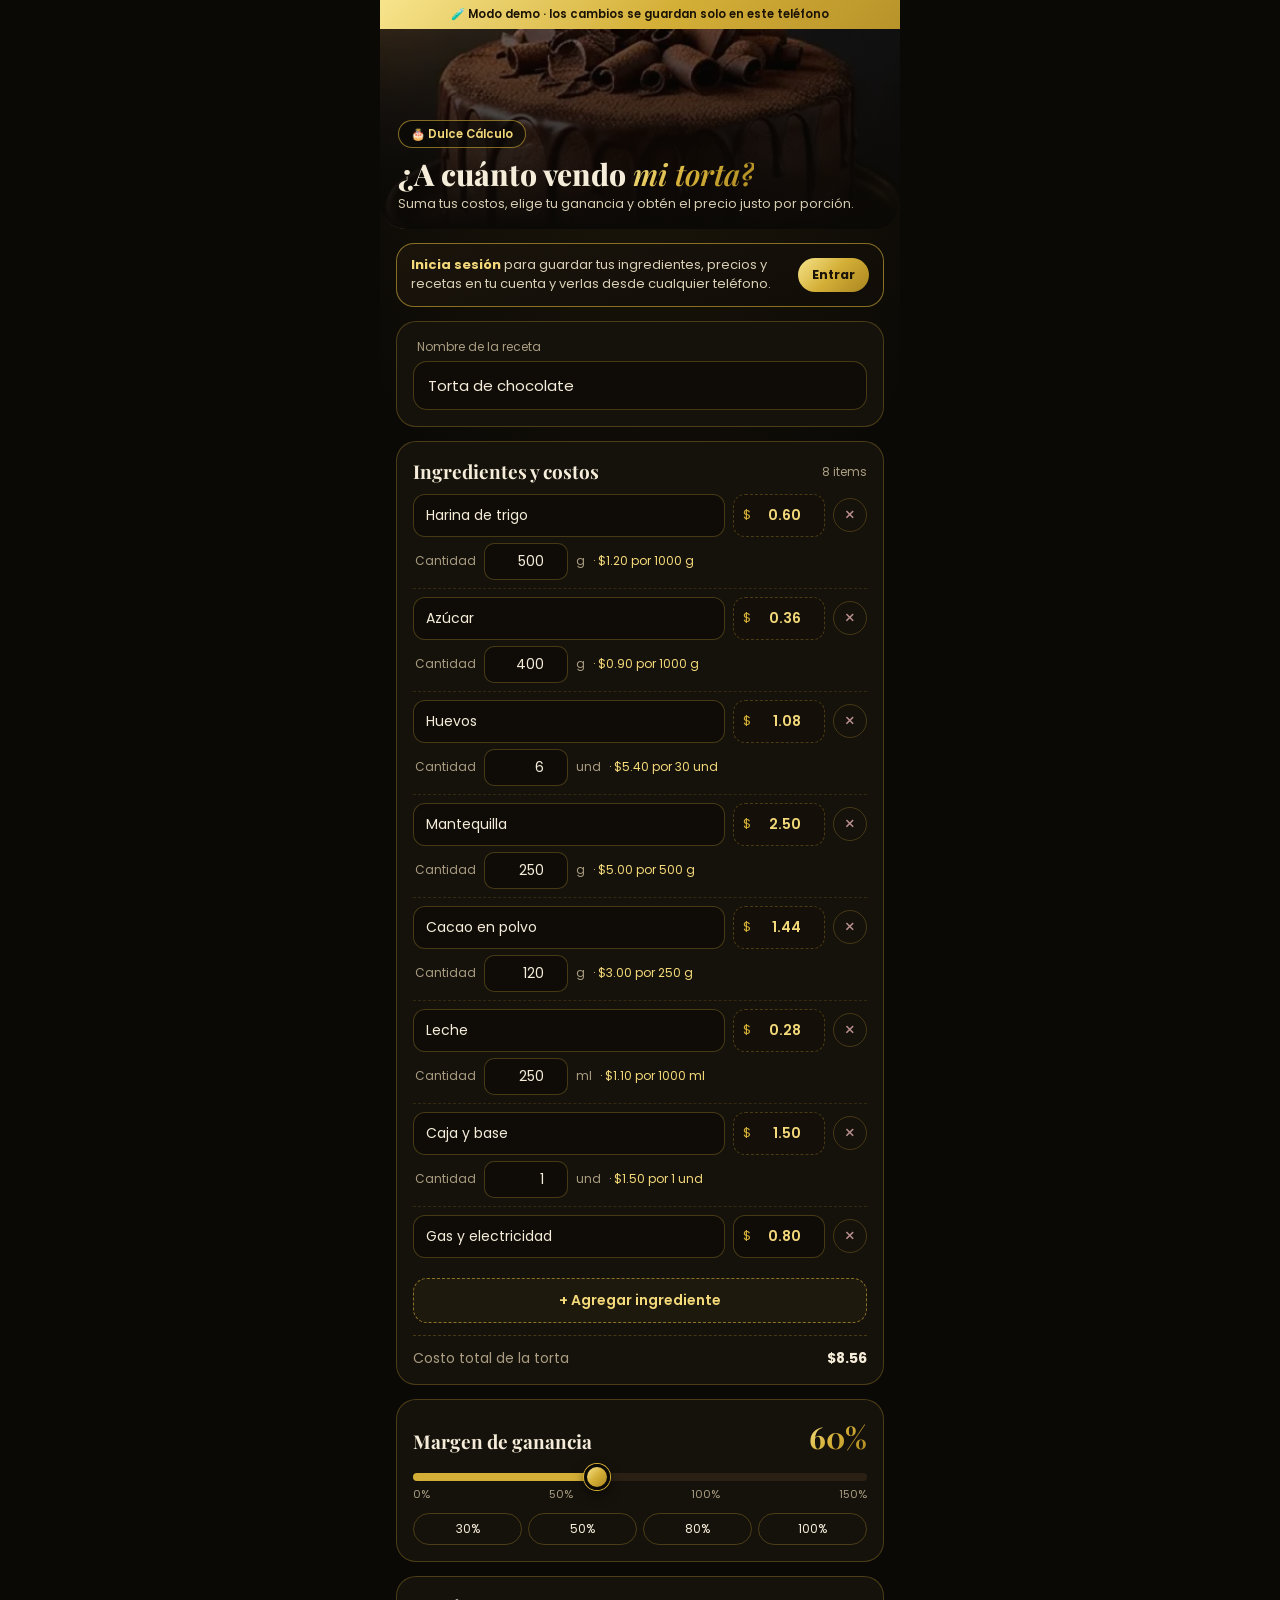
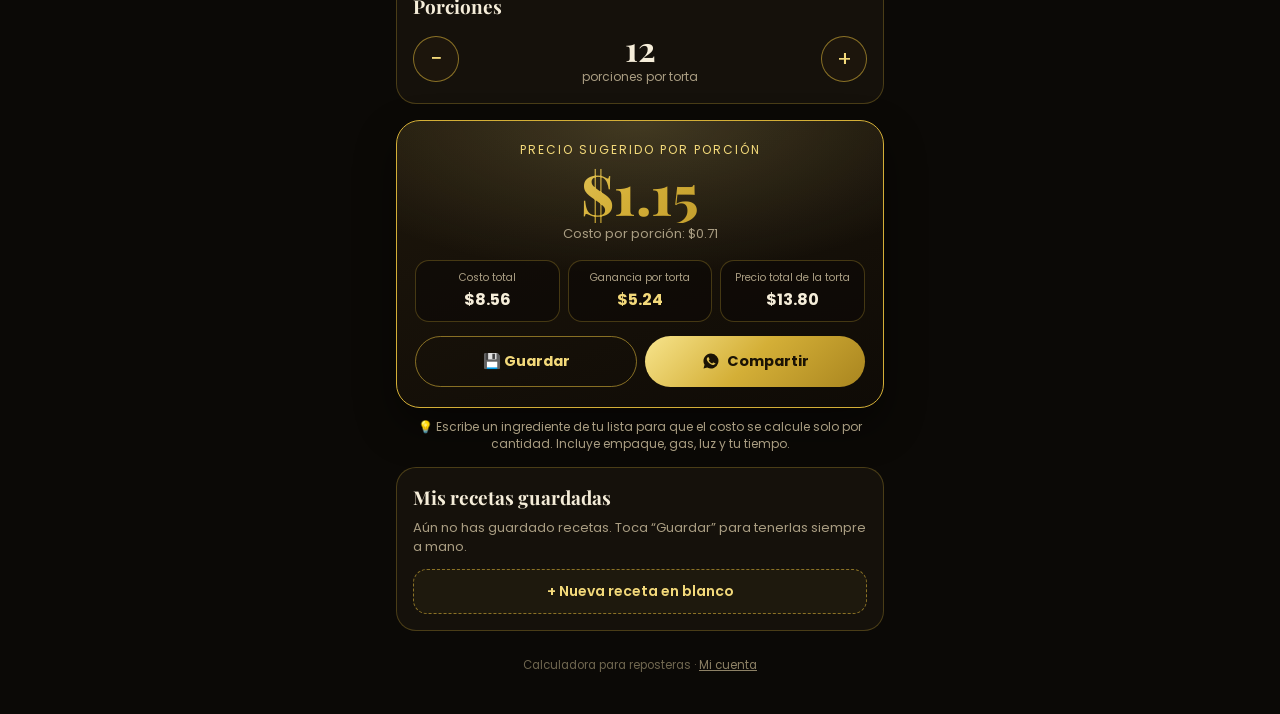
<file: calculadora-reposteria/index.html>
<!DOCTYPE html>
<html lang="es-VE">
<head>
<meta charset="UTF-8">
<meta name="viewport" content="width=device-width, initial-scale=1, viewport-fit=cover">
<title>¿A cuánto vendo mi torta? · Calculadora para reposteras</title>
<meta name="description" content="Calcula el precio de venta de tus tortas: costos, margen de ganancia y precio por porción.">
<meta name="theme-color" content="#0b0906">
<link rel="manifest" href="manifest.json">
<link rel="icon" href="icon.png">
<link rel="preconnect" href="https://fonts.googleapis.com">
<link rel="preconnect" href="https://fonts.gstatic.com" crossorigin>
<link href="https://fonts.googleapis.com/css2?family=Playfair+Display:ital,wght@0,600;0,700;0,800;1,600&family=Poppins:wght@300;400;500;600;700&display=swap" rel="stylesheet">
<script src="config.js"></script>
<script src="app.js"></script>
<script src="nucleo.js"></script>
<style>
:root{--bg:#0b0906;--card:#15110b;--line:rgba(212,175,55,.28);--line2:rgba(212,175,55,.6);--gold:#d4af37;--gold2:#f3d97a;--goldg:linear-gradient(135deg,#f7e48c 0%,#d4af37 48%,#a9851f 100%);--txt:#f5edd9;--mut:#a99d82}
*{box-sizing:border-box;margin:0;padding:0;-webkit-tap-highlight-color:transparent}
html,body{background:var(--bg)}
body{color:var(--txt);font-family:'Poppins',system-ui,sans-serif;font-size:15px;line-height:1.45;max-width:520px;margin:0 auto;min-height:100vh;padding-bottom:40px;
  background:radial-gradient(120% 40% at 50% 0%,rgba(212,175,55,.10),transparent 60%),var(--bg)}
.serif{font-family:'Playfair Display',Georgia,serif}
.gold{background:var(--goldg);-webkit-background-clip:text;background-clip:text;color:transparent}
button,input{font-family:inherit}
button{cursor:pointer}
img{display:block}
input:focus{outline:none;border-color:var(--gold)!important}
.hero{position:relative;height:200px;overflow:hidden;border-radius:0 0 26px 26px}
.hero img{width:100%;height:100%;object-fit:cover;object-position:center 40%;filter:brightness(.55)}
.hero::after{content:"";position:absolute;inset:0;background:linear-gradient(180deg,rgba(11,9,6,.15),var(--bg) 100%)}
.hero-in{position:absolute;left:18px;right:18px;bottom:16px;z-index:2}
.pill{display:inline-flex;gap:6px;align-items:center;padding:5px 12px;border-radius:999px;font-size:11.5px;font-weight:600;background:rgba(11,9,6,.6);border:1px solid var(--line2);color:var(--gold2)}
.hero h1{font-size:30px;line-height:1.08;font-weight:800;margin-top:10px}
.hero h1 em{font-style:italic;font-weight:600}
.hero p{font-size:12.5px;color:#d8ceb4;margin-top:4px}
.wrap{padding:0 16px}
.card{border:1px solid var(--line);border-radius:20px;background:var(--card);padding:16px;margin-top:14px}
.card h2{font-size:19px;display:flex;align-items:center;justify-content:space-between}
.card h2 small{font-family:'Poppins';font-size:12px;color:var(--mut);font-weight:400}
.lbl{display:block;font-size:12px;color:var(--mut);margin:0 0 6px 4px}
.inp{width:100%;background:#0f0c08;border:1px solid var(--line);border-radius:14px;padding:12px 14px;color:var(--txt);font-size:15px}
.ing{display:flex;gap:8px;align-items:center;margin-top:8px}
.ing .nm{flex:1;min-width:0;background:#0f0c08;border:1px solid var(--line);border-radius:12px;padding:10px 12px;color:var(--txt);font-size:14px}
.ing .cw{position:relative;flex:0 0 92px}
.ing .cw span{position:absolute;left:10px;top:50%;transform:translateY(-50%);color:var(--gold);font-size:13px;pointer-events:none}
.ing .cw input{width:100%;background:#0f0c08;border:1px solid var(--line);border-radius:12px;padding:10px 8px 10px 24px;color:var(--gold2);font-size:14px;font-weight:600;text-align:right}
.ing .rm{flex:0 0 34px;height:34px;border-radius:50%;border:1px solid rgba(212,175,55,.25);background:transparent;color:#b98f8f;font-size:18px;line-height:1}
.add{margin-top:12px;width:100%;border:1px dashed var(--line2);background:rgba(212,175,55,.05);color:var(--gold2);border-radius:14px;padding:11px;font-size:14px;font-weight:600}
.subt{display:flex;justify-content:space-between;margin-top:12px;padding-top:12px;border-top:1px dashed rgba(212,175,55,.25);font-size:14px;color:var(--mut)}
.subt b{color:var(--txt)}
.mrg{display:flex;justify-content:space-between;align-items:baseline}
.mrg b{font-family:'Playfair Display',serif;font-size:30px}
input[type=range]{-webkit-appearance:none;appearance:none;width:100%;height:8px;border-radius:8px;margin:14px 0 6px;background:linear-gradient(90deg,#d4af37 var(--p,40%),#2a2114 var(--p,40%))}
input[type=range]::-webkit-slider-thumb{-webkit-appearance:none;width:26px;height:26px;border-radius:50%;background:var(--goldg);border:3px solid #0b0906;box-shadow:0 0 0 1px var(--gold),0 4px 12px rgba(0,0,0,.5)}
input[type=range]::-moz-range-thumb{width:22px;height:22px;border-radius:50%;background:#d4af37;border:3px solid #0b0906}
.ticks{display:flex;justify-content:space-between;font-size:11px;color:var(--mut)}
.presets{display:flex;gap:6px;margin-top:10px}
.presets button{flex:1;border:1px solid var(--line);background:transparent;color:var(--txt);border-radius:999px;padding:6px 0;font-size:12px}
.presets button.on{border-color:var(--gold);color:var(--gold2);background:rgba(212,175,55,.12)}
.stepper{display:flex;align-items:center;justify-content:space-between;margin-top:10px}
.stepper button{width:46px;height:46px;border-radius:50%;border:1px solid var(--line2);background:#1c150c;color:var(--gold2);font-size:22px}
.stepper .v{text-align:center}
.stepper .v b{font-family:'Playfair Display',serif;font-size:34px;display:block;line-height:1}
.stepper .v small{color:var(--mut);font-size:12px}
.result{margin-top:16px;border-radius:24px;padding:20px 18px;text-align:center;background:radial-gradient(120% 90% at 50% 0%,rgba(247,228,140,.18),transparent 60%),linear-gradient(160deg,#1d160b,#0f0b06);border:1.5px solid var(--gold);box-shadow:0 18px 40px rgba(0,0,0,.45)}
.result .k{font-size:12px;letter-spacing:2px;text-transform:uppercase;color:var(--gold2)}
.result .big{font-family:'Playfair Display',serif;font-size:56px;font-weight:800;line-height:1.05;margin:6px 0 2px}
.result .per{font-size:13px;color:var(--mut)}
.stats{display:grid;grid-template-columns:repeat(3,1fr);gap:8px;margin-top:16px}
.stat{border:1px solid var(--line);border-radius:14px;padding:10px 6px;background:rgba(11,9,6,.55)}
.stat small{display:block;font-size:10.5px;color:var(--mut);line-height:1.25}
.stat b{font-size:16px;display:block;margin-top:4px}
.stat.g b{color:var(--gold2)}
.btns{display:flex;gap:8px;margin-top:14px}
.btn{flex:1;border:0;border-radius:999px;background:var(--goldg);color:#1b1305;padding:14px 10px;font-size:14.5px;font-weight:700;display:flex;gap:7px;align-items:center;justify-content:center}
.btn.ghost{background:transparent;color:var(--gold2);border:1px solid var(--line2)}
.btn svg{width:18px;height:18px}
.saved .it{display:flex;align-items:center;gap:10px;padding:10px 0;border-bottom:1px dashed rgba(212,175,55,.18)}
.saved .it:last-child{border-bottom:0}
.saved .it .t{flex:1;min-width:0}
.saved .it .t b{display:block;font-size:14px;white-space:nowrap;overflow:hidden;text-overflow:ellipsis}
.saved .it .t small{color:var(--mut);font-size:12px}
.saved .it button{border:1px solid var(--line2);background:transparent;color:var(--gold2);border-radius:999px;padding:6px 12px;font-size:12px}
.saved .it button.d{border-color:rgba(212,175,55,.2);color:#b98f8f;padding:6px 10px}
.saved .none{color:var(--mut);font-size:13px;margin-top:8px}
.toast{position:fixed;left:50%;bottom:24px;transform:translate(-50%,40px);opacity:0;background:var(--goldg);color:#1b1305;font-weight:600;font-size:13.5px;padding:10px 18px;border-radius:999px;transition:.3s;z-index:90;box-shadow:0 10px 30px rgba(0,0,0,.5)}
.toast.show{opacity:1;transform:translate(-50%,0)}
.tip{font-size:12px;color:var(--mut);margin-top:10px;text-align:center}
.foot{text-align:center;color:#6f664f;font-size:11.5px;margin:26px 0 0}
.acct{display:flex;gap:10px;align-items:center;border:1px solid var(--line2);border-radius:18px;padding:12px 14px;margin-top:14px;background:linear-gradient(160deg,#1a140b,#100c07);font-size:13px}
.acct .tx{flex:1;min-width:0;color:#d9cfb6}.acct .tx b{color:var(--gold2)}
.acct a{flex:0 0 auto;text-decoration:none;border-radius:999px;background:var(--goldg);color:#1b1305;font-weight:700;padding:8px 14px;font-size:12.5px}
.ingc{border-bottom:1px dashed rgba(212,175,55,.16);padding:8px 0}
.ingc:last-child{border-bottom:0}
.ingc .ing{margin-top:0}
.ingc .q{display:flex;gap:8px;align-items:center;margin-top:6px;padding-left:2px;font-size:12px;color:var(--mut)}
.ingc .q input{width:84px;background:#0f0c08;border:1px solid var(--line);border-radius:10px;padding:7px 8px;color:var(--txt);font-size:14px;text-align:right}
.ingc .q .lk{color:var(--gold2)}
.ing .cw input[readonly]{color:var(--gold2);background:#140f08;border-style:dashed}
.foot a{color:#8d8165}
</style>
</head>
<body>
<header class="hero">
  <img id="heroImg" alt="Torta de chocolate">
  <div class="hero-in">
    <span class="pill" id="brand">🎂 Calculadora para reposteras</span>
    <h1 class="serif">¿A cuánto vendo <em class="gold">mi torta?</em></h1>
    <p>Suma tus costos, elige tu ganancia y obtén el precio justo por porción.</p>
  </div>
</header>

<main class="wrap">
  <div class="acct" id="acct"></div>
  <section class="card">
    <label class="lbl" for="rname">Nombre de la receta</label>
    <input class="inp" id="rname" placeholder="Ej: Torta tres leches">
  </section>

  <section class="card">
    <h2 class="serif">Ingredientes y costos <small id="ingCount"></small></h2>
    <div id="ings"></div>
    <datalist id="lib"></datalist>
    <button class="add" id="addIng">+ Agregar ingrediente</button>
    <div class="subt"><span>Costo total de la torta</span><b id="subt">$0.00</b></div>
  </section>

  <section class="card">
    <div class="mrg"><h2 class="serif">Margen de ganancia</h2><b class="gold" id="mv">60%</b></div>
    <input type="range" id="margin" min="0" max="150" step="5" aria-label="Margen de ganancia">
    <div class="ticks"><span>0%</span><span>50%</span><span>100%</span><span id="maxT">150%</span></div>
    <div class="presets" id="presets"><button data-v="30">30%</button><button data-v="50">50%</button><button data-v="80">80%</button><button data-v="100">100%</button></div>
  </section>

  <section class="card">
    <h2 class="serif">Porciones</h2>
    <div class="stepper"><button id="pm" aria-label="Menos porciones">−</button><div class="v"><b id="pv">12</b><small>porciones por torta</small></div><button id="pp" aria-label="Más porciones">+</button></div>
  </section>

  <section class="result">
    <div class="k">Precio sugerido por porción</div>
    <div class="big gold" id="perPortion">$0.00</div>
    <div class="per" id="perCost">Costo por porción: $0.00</div>
    <div class="stats">
      <div class="stat"><small>Costo total</small><b id="sCost">$0</b></div>
      <div class="stat g"><small>Ganancia por torta</small><b id="sProfit">$0</b></div>
      <div class="stat"><small>Precio total de la torta</small><b id="sTotal">$0</b></div>
    </div>
    <div class="btns">
      <button class="btn ghost" id="save">💾 Guardar</button>
      <button class="btn" id="share"><svg viewBox="0 0 24 24" fill="currentColor"><path d="M12 2a10 10 0 0 0-8.6 15.1L2 22l5-1.3A10 10 0 1 0 12 2Zm5.3 14.1c-.2.6-1.3 1.2-1.8 1.2-.5.1-1 .2-3.3-.7-2.8-1.1-4.5-4-4.7-4.2-.1-.2-1.1-1.5-1.1-2.8s.7-2 1-2.3c.2-.3.5-.3.7-.3h.5c.2 0 .4 0 .6.5l.8 2c.1.2.1.4 0 .5l-.4.6-.3.4c-.1.1-.3.3-.1.6.2.3.8 1.3 1.7 2.1 1.1 1 2.1 1.3 2.4 1.5.3.1.5.1.6-.1l.9-1c.2-.3.4-.2.6-.1l1.9.9c.3.1.5.2.5.3.1.2.1.6-.1 1.2Z"/></svg>Compartir</button>
    </div>
  </section>
  <p class="tip">💡 Escribe un ingrediente de tu lista para que el costo se calcule solo por cantidad. Incluye empaque, gas, luz y tu tiempo.</p>

  <section class="card saved">
    <h2 class="serif">Mis recetas guardadas <small id="savedN"></small></h2>
    <div id="savedList"></div>
    <button class="add" id="newR" style="margin-top:12px">+ Nueva receta en blanco</button>
  </section>
  <p class="foot">Calculadora para reposteras · <a href="panel/">Mi cuenta</a></p>
</main>
<div class="toast" id="toast"></div>

<script>
(async function(){
  const N = Nucleo, A = N.APP, K = A.calc, $ = N.$, esc = N.esc;
  N.bannerDemo();
  // Sin sesión: la calculadora funciona con datos de ejemplo guardados en este teléfono.
  const GK = { ing: "rep_invitado_ing", rec: "rep_invitado_recetas", draft: "rep_borrador" };
  const leerL = (k, def) => { try { const v = JSON.parse(localStorage.getItem(k) || "null"); return v == null ? def : v; } catch(e) { return def; } };
  let db = null, user = null;
  try { db = await N.listo(); user = await db.auth.user(); } catch(e) { db = null; user = null; }
  const nube = !!user;
  let ING = [], RECS = [], S = {};
  const clone = x => JSON.parse(JSON.stringify(x));

  async function cargar(){
    if (nube) {
      const [g, r, a] = await Promise.all([
        db.select("rep_ingredientes", { order: [["nombre"]] }),
        db.select("rep_recetas", { order: [["actualizado", false]] }),
        db.select("rep_ajustes", { limit: 1 })
      ]);
      ING = g; RECS = r; S = Object.assign({}, A.defaults.ajustes, (a[0] && a[0].datos) || {});
    } else {
      ING = leerL(GK.ing, clone(A.defaults.ingredientes)); RECS = leerL(GK.rec, []); S = clone(A.defaults.ajustes);
    }
  }
  try { await cargar(); } catch(e) { N.toast("⚠️ " + e.message, 5000); ING = clone(A.defaults.ingredientes); S = clone(A.defaults.ajustes); }
  const C = () => S.moneda || "$";
  const money = n => C() + (isFinite(n) ? n : 0).toFixed(2);
  const MAXM = 150;

  const fresh = () => { const d = clone(A.defaults.receta); d.id = null; d.margen = Number(S.margen) || d.margen; d.porciones = Number(S.porciones) || d.porciones; return d; };
  let r = null;
  const qs = new URLSearchParams(location.search);
  if (qs.get("receta")) r = clone(RECS.find(x => x.id === qs.get("receta")) || null);
  if (!r && qs.get("nueva")) r = { id: null, nombre: "", items: [{ ing: null, nombre: "", costo: 0 }], margen: Number(S.margen) || 60, porciones: Number(S.porciones) || 12 };
  if (!r) r = leerL(GK.draft + (nube ? "_" + user.id : ""), null) || fresh();
  if (qs.get("receta") || qs.get("nueva")) history.replaceState(null, "", location.pathname);

  $("#heroImg").src = N.img("img/torta.webp");
  $("#margin").max = MAXM; $("#maxT").textContent = MAXM + "%";
  if (S.negocio) $("#brand").textContent = "🎂 " + S.negocio;

  // Tarjeta de cuenta
  $("#acct").innerHTML = nube && db.modo === "demo"
    ? `<div class="tx">🧪 Sesión demo (<b>${esc(user.email)}</b>): tus ingredientes y recetas se guardan en este teléfono.</div><a href="panel/">Mi panel</a>`
    : nube
    ? `<div class="tx">☁️ Guardando en tu cuenta <b>${esc(user.email)}</b>. Cambia un precio en tus ingredientes y todas tus recetas se recalculan.</div><a href="panel/">Mi panel</a>`
    : N.MODE === "none"
      ? `<div class="tx">Calculadora lista para usar. Tus recetas se guardan en este teléfono.</div>`
      : `<div class="tx"><b>Inicia sesión</b> para guardar tus ingredientes, precios y recetas en tu cuenta y verlas desde cualquier teléfono.</div><a href="panel/">Entrar</a>`;

  const libPor = nombre => ING.find(g => g.nombre.trim().toLowerCase() === String(nombre || "").trim().toLowerCase());
  function renderLib(){ $("#lib").innerHTML = ING.map(g => `<option value="${esc(g.nombre)}">`).join(""); }

  function renderIngs(){
    const box = $("#ings");
    box.innerHTML = r.items.map((it, k) => {
      const g = it.ing && ING.find(x => x.id === it.ing);
      const costo = K.costoItem(it, ING);
      return `<div class="ingc"><div class="ing">
        <input class="nm" data-k="${k}" data-f="nombre" value="${esc(it.nombre)}" placeholder="Ingrediente" list="lib" autocomplete="off">
        <div class="cw"><span>${esc(C())}</span><input data-k="${k}" data-f="costo" type="number" inputmode="decimal" min="0" step="0.05" value="${costo ? costo.toFixed(2) : ""}" placeholder="0.00" ${g ? "readonly tabindex=-1" : ""}></div>
        <button class="rm" data-rm="${k}" aria-label="Eliminar ${esc(it.nombre)}">×</button></div>
        ${g ? `<div class="q"><span>Cantidad</span><input data-k="${k}" data-f="cant" type="number" inputmode="decimal" min="0" step="any" value="${it.cant == null ? "" : it.cant}"><span>${esc(g.unidad)}</span><span class="lk">· ${money(Number(g.precio))} por ${esc(String(g.cantidad))} ${esc(g.unidad)}</span></div>` : ""}
      </div>`;
    }).join("");
    box.querySelectorAll("input").forEach(inp => inp.addEventListener("input", e => {
      const k = +e.target.dataset.k, f = e.target.dataset.f, it = r.items[k];
      if (f === "nombre") {
        it.nombre = e.target.value; const g = libPor(it.nombre);
        const antes = it.ing; it.ing = g ? g.id : null;
        if (g && !antes) { it.cant = it.cant || (g.unidad === "und" ? 1 : 100); delete it.costo; }
        if (!g && antes) { it.costo = 0; delete it.cant; }
        if (!!antes !== !!g || (g && antes !== g.id)) { renderIngs(); const el = $(`#ings input[data-k="${k}"][data-f="nombre"]`); if (el) { el.focus(); el.setSelectionRange(el.value.length, el.value.length); } }
      } else if (f === "cant") it.cant = parseFloat(e.target.value.replace(",", ".")) || 0;
      else it.costo = parseFloat(e.target.value.replace(",", ".")) || 0;
      if (f === "cant") { const c = K.costoItem(it, ING), ci = $(`#ings input[data-k="${k}"][data-f="costo"]`); if (ci) ci.value = c ? c.toFixed(2) : ""; }
      calc();
    }));
    box.querySelectorAll("[data-rm]").forEach(b => b.onclick = () => { r.items.splice(+b.dataset.rm, 1); renderIngs(); calc(); });
    $("#ingCount").textContent = r.items.length + " items";
  }

  function calc(){
    const n = K.numeros(r, ING, S.redondeo);
    $("#subt").textContent = money(n.cost);
    $("#mv").textContent = r.margen + "%";
    const m = $("#margin"); m.value = r.margen; m.style.setProperty("--p", (Math.min(r.margen, MAXM) / MAXM * 100) + "%");
    $("#presets").querySelectorAll("button").forEach(b => b.classList.toggle("on", +b.dataset.v === +r.margen));
    $("#pv").textContent = r.porciones;
    $("#perPortion").textContent = money(n.per);
    $("#perCost").textContent = "Costo por porción: " + money(n.perCost);
    $("#sCost").textContent = money(n.cost);
    $("#sProfit").textContent = money(n.profit);
    $("#sTotal").textContent = money(n.total);
    try { localStorage.setItem(GK.draft + (nube ? "_" + user.id : ""), JSON.stringify(r)); } catch(e) {}
  }

  function renderSaved(){
    const box = $("#savedList");
    $("#savedN").textContent = RECS.length ? RECS.length + "" : "";
    if (!RECS.length) { box.innerHTML = `<p class="none">Aún no has guardado recetas. Toca “Guardar” para tenerlas siempre a mano.</p>`; return; }
    box.innerHTML = RECS.map(x => { const n = K.numeros(x, ING, S.redondeo);
      return `<div class="it"><div class="t"><b>${esc(x.nombre)}</b><small>${x.porciones} porciones · ${x.margen}% · ${money(n.per)} c/u</small></div>
        <button data-open="${x.id}">Abrir</button><button class="d" data-del="${x.id}" aria-label="Borrar">🗑</button></div>`; }).join("");
    box.querySelectorAll("[data-open]").forEach(b => b.onclick = () => { const x = RECS.find(y => y.id === b.dataset.open); if (x) { r = clone(x); load(); window.scrollTo({top:0, behavior:"smooth"}); toast("Receta abierta"); } });
    box.querySelectorAll("[data-del]").forEach(b => b.onclick = async () => {
      if (!confirm("¿Borrar esta receta?")) return;
      try { if (nube) await db.remove("rep_recetas", { id: b.dataset.del }); RECS = RECS.filter(y => y.id !== b.dataset.del); if (!nube) localStorage.setItem(GK.rec, JSON.stringify(RECS)); if (r.id === b.dataset.del) r.id = null; renderSaved(); toast("Receta eliminada"); }
      catch(e) { toast("⚠️ " + e.message); }
    });
  }
  const toast = t => N.toast(t, 1800);
  function load(){ $("#rname").value = r.nombre || ""; renderLib(); renderIngs(); calc(); }

  $("#rname").addEventListener("input", e => { r.nombre = e.target.value; calc(); });
  $("#addIng").onclick = () => { r.items.push({ ing: null, nombre: "", costo: 0 }); renderIngs(); calc(); const ins = $("#ings").querySelectorAll(".nm"); ins[ins.length-1].focus(); };
  $("#margin").addEventListener("input", e => { r.margen = +e.target.value; calc(); });
  $("#presets").querySelectorAll("button").forEach(b => b.onclick = () => { r.margen = +b.dataset.v; calc(); });
  $("#pm").onclick = () => { r.porciones = Math.max(1, r.porciones - 1); calc(); };
  $("#pp").onclick = () => { r.porciones = Math.min(200, r.porciones + 1); calc(); };
  $("#save").onclick = async () => {
    if (!String(r.nombre || "").trim()) r.nombre = "Mi receta";
    if (!r.id) r.id = N.uid();
    const row = { id: r.id, nombre: r.nombre.trim().slice(0, 80), items: r.items.filter(i => i.nombre || i.costo || i.ing).map(i => i.ing ? { ing: i.ing, nombre: i.nombre, cant: Number(i.cant) || 0 } : { ing: null, nombre: i.nombre, costo: Number(i.costo) || 0 }), margen: r.margen, porciones: r.porciones, actualizado: new Date().toISOString() };
    const b = $("#save"); b.disabled = true;
    try {
      if (nube) await db.upsert("rep_recetas", Object.assign({ user_id: user.id }, row));
      const i = RECS.findIndex(x => x.id === r.id); if (i >= 0) RECS.splice(i, 1); RECS.unshift(clone(row));
      if (!nube) localStorage.setItem(GK.rec, JSON.stringify(RECS));
      renderSaved(); calc(); toast(nube ? "✓ Receta guardada en tu cuenta" : "✓ Receta guardada en este teléfono");
    } catch(e) { N.toast("⚠️ " + e.message, 4000); } finally { b.disabled = false; }
  };
  $("#newR").onclick = () => { r = { id: null, nombre: "", items: [{ ing: null, nombre: "", costo: 0 }], margen: Number(S.margen) || 60, porciones: Number(S.porciones) || 12 }; load(); window.scrollTo({top:0, behavior:"smooth"}); $("#rname").focus(); };
  $("#share").onclick = () => {
    const n = K.numeros(r, ING, S.redondeo);
    let msg = `🎂 *${r.nombre || "Mi torta"}* — precio calculado\n\n`;
    r.items.filter(i => i.nombre || i.costo || i.ing).forEach(i => { msg += `• ${i.nombre || "Ingrediente"}${i.ing ? " (" + i.cant + " " + ((ING.find(g => g.id === i.ing) || {}).unidad || "") + ")" : ""}: ${money(K.costoItem(i, ING))}\n`; });
    msg += `\n🧾 Costo total: ${money(n.cost)}\n📈 Margen: ${r.margen}%\n🍰 Porciones: ${r.porciones}\n\n`;
    msg += `💰 *Precio por porción: ${money(n.per)}*\n🎂 Precio de la torta: *${money(n.total)}*\n✨ Ganancia: ${money(n.profit)}\n\n_Calculado con ${S.negocio || "mi calculadora"}_`;
    window.open(`https://wa.me/${N.waNum(S.whatsapp)}?text=${encodeURIComponent(msg)}`, "_blank");
  };

  load(); renderSaved();
  // Si cambiaste precios en el panel (otra pestaña), se recalcula al volver
  document.addEventListener("visibilitychange", async () => { if (!document.hidden && nube) { try { await cargar(); renderLib(); renderIngs(); calc(); renderSaved(); } catch(e) {} } });
})();
</script>

</body>
</html>
</file>
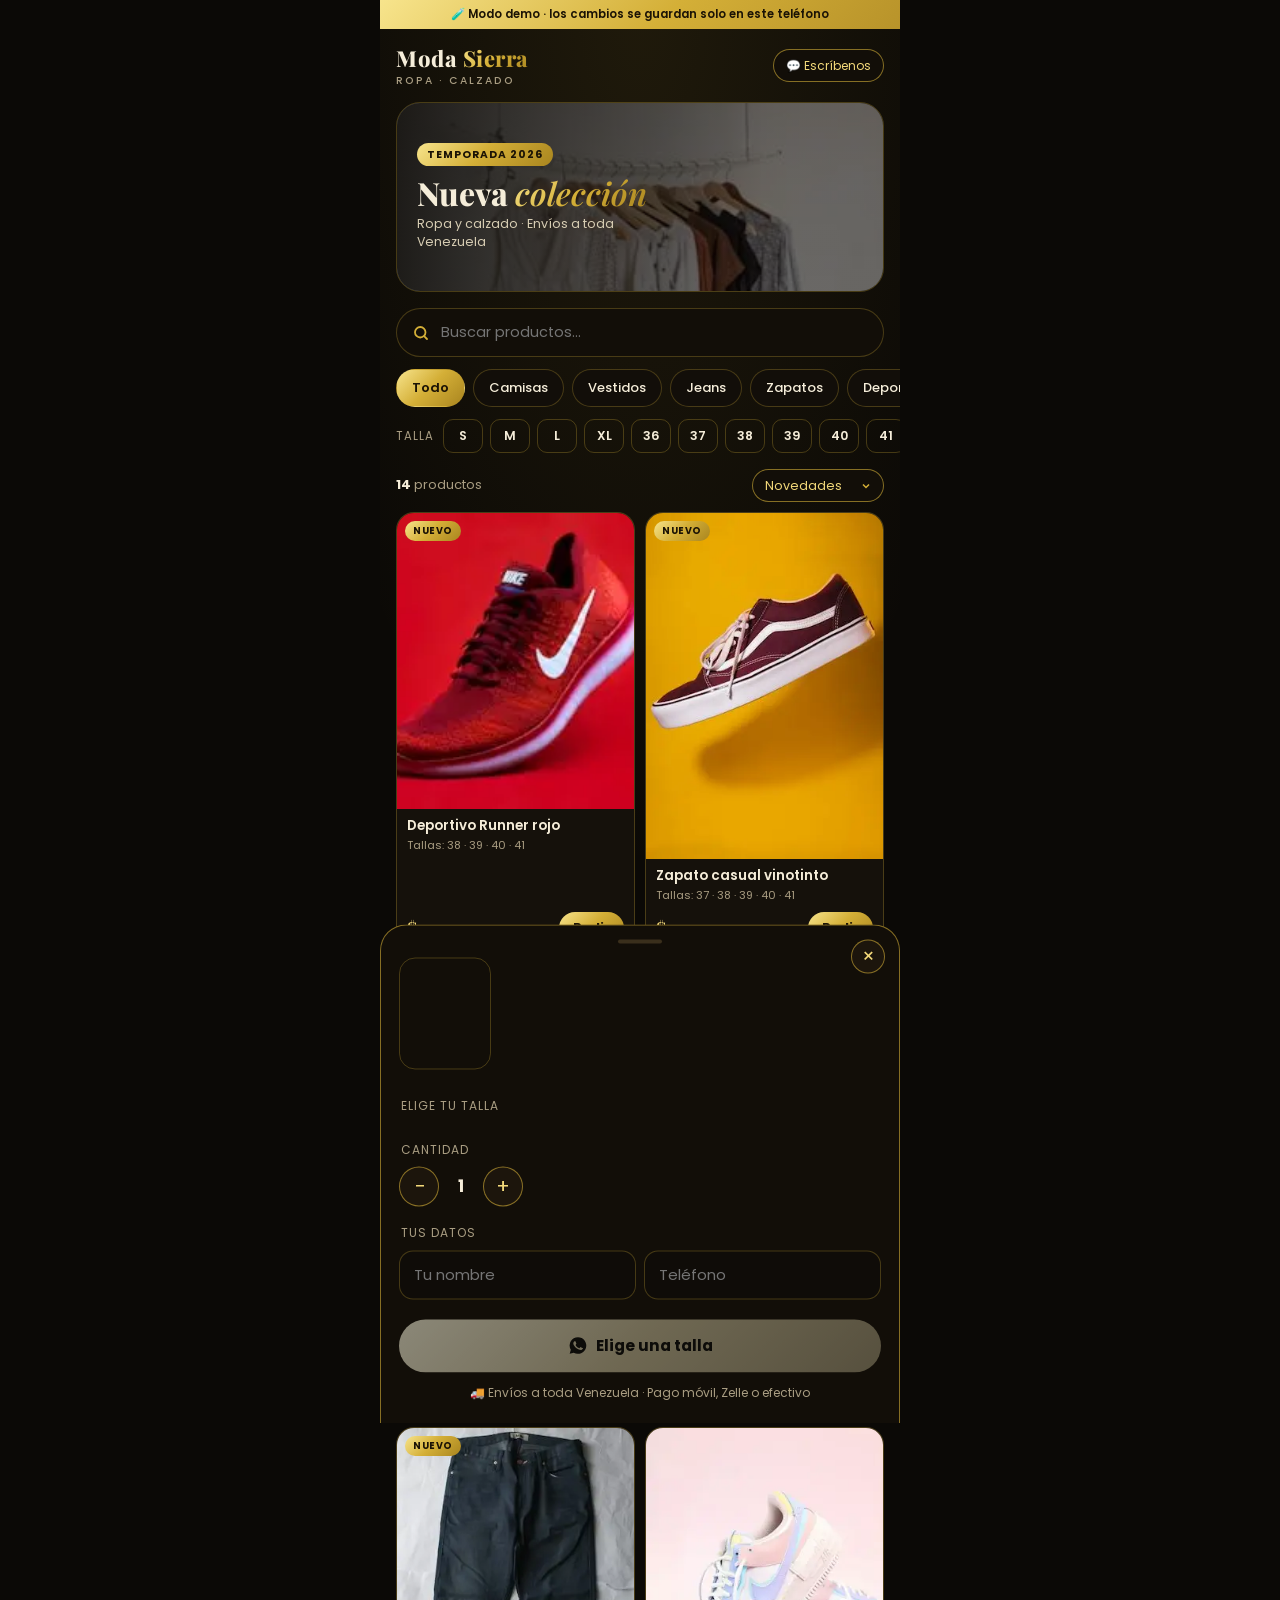
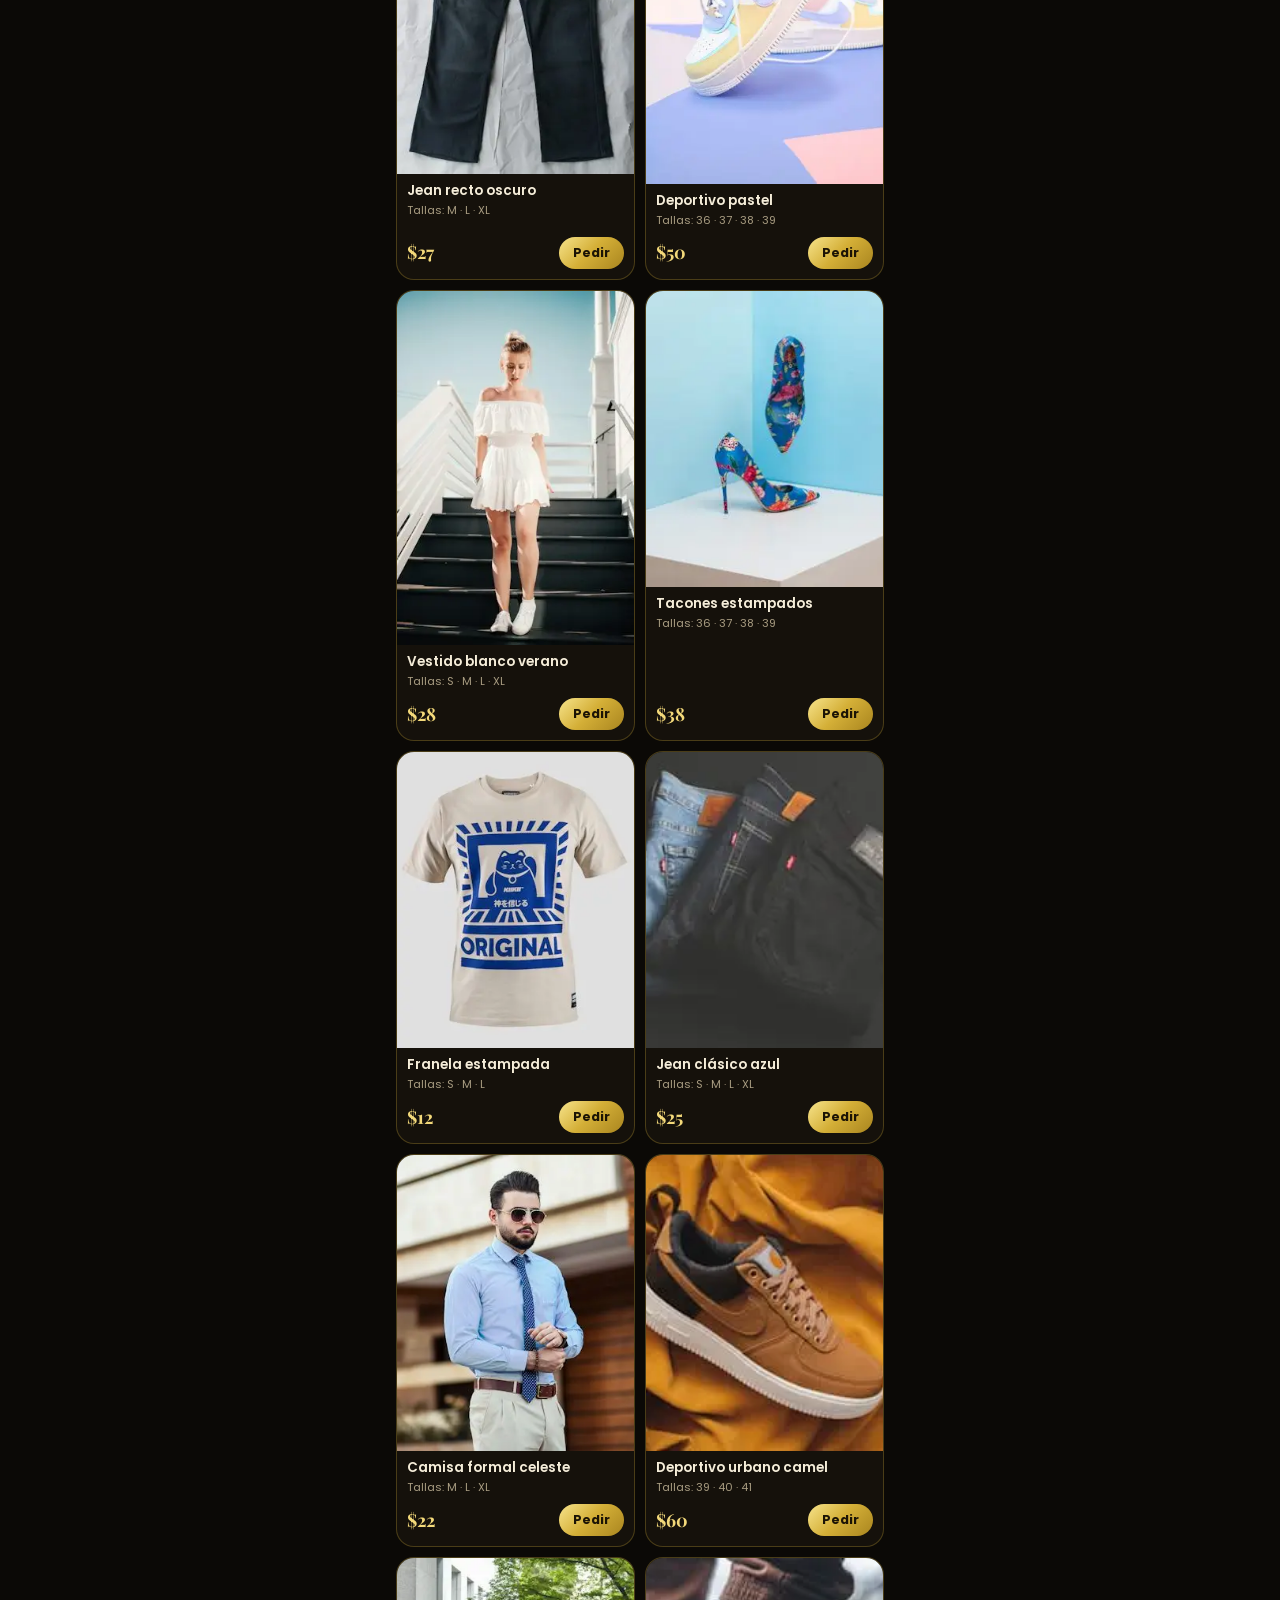
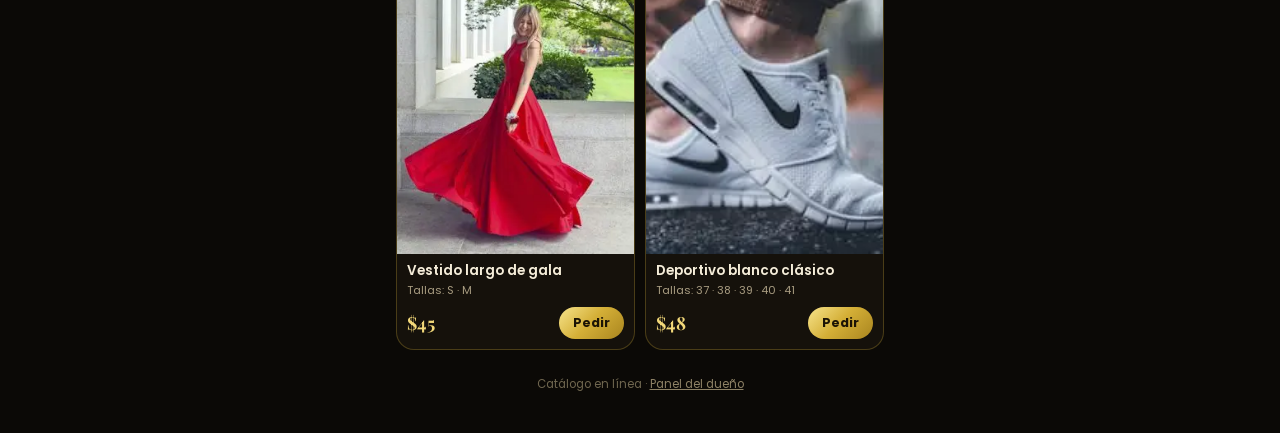
<file: catalogo-tallas/index.html>
<!DOCTYPE html>
<html lang="es-VE">
<head>
<meta charset="UTF-8">
<meta name="viewport" content="width=device-width, initial-scale=1, viewport-fit=cover">
<title>Catálogo</title>
<meta name="description" content="Catálogo de ropa y calzado con filtros por categoría y talla. Envíos a toda Venezuela.">
<meta name="theme-color" content="#0b0906">
<link rel="manifest" href="manifest.json">
<link rel="icon" href="icon.png">
<link rel="preconnect" href="https://fonts.googleapis.com">
<link rel="preconnect" href="https://fonts.gstatic.com" crossorigin>
<link href="https://fonts.googleapis.com/css2?family=Playfair+Display:ital,wght@0,600;0,700;0,800;1,600&family=Poppins:wght@300;400;500;600;700&display=swap" rel="stylesheet">
<script src="config.js"></script>
<script src="app.js"></script>
<script src="nucleo.js"></script>
<style>
:root{--bg:#0b0906;--card:#15110b;--line:rgba(212,175,55,.28);--line2:rgba(212,175,55,.6);--gold:#d4af37;--gold2:#f3d97a;--goldg:linear-gradient(135deg,#f7e48c 0%,#d4af37 48%,#a9851f 100%);--txt:#f5edd9;--mut:#a99d82}
*{box-sizing:border-box;margin:0;padding:0;-webkit-tap-highlight-color:transparent}
html,body{background:var(--bg)}
body{color:var(--txt);font-family:'Poppins',system-ui,sans-serif;font-size:15px;line-height:1.45;max-width:520px;margin:0 auto;min-height:100vh;padding-bottom:40px;
  background:radial-gradient(120% 40% at 50% 0%,rgba(212,175,55,.10),transparent 60%),var(--bg)}
.serif{font-family:'Playfair Display',Georgia,serif}
.gold{background:var(--goldg);-webkit-background-clip:text;background-clip:text;color:transparent}
button,input,select{font-family:inherit}
button{cursor:pointer}
img{display:block}
.topbar{display:flex;justify-content:space-between;align-items:center;padding:14px 16px 10px}
.logo{font-family:'Playfair Display',serif;font-size:22px;font-weight:800;letter-spacing:.5px}
.logo small{display:block;font-family:'Poppins';font-size:10.5px;font-weight:500;letter-spacing:2px;color:var(--mut);text-transform:uppercase;margin-top:-2px}
.wa-top{display:flex;align-items:center;gap:6px;border:1px solid var(--line2);border-radius:999px;padding:7px 12px;font-size:12px;color:var(--gold2);background:#120e08;text-decoration:none}
.hero{position:relative;margin:4px 16px 0;height:190px;border-radius:24px;overflow:hidden;border:1px solid var(--line)}
.hero img{width:100%;height:100%;object-fit:cover;filter:brightness(.55)}
.hero::after{content:"";position:absolute;inset:0;background:linear-gradient(90deg,rgba(11,9,6,.85) 0%,rgba(11,9,6,.2) 75%)}
.hero-in{position:absolute;inset:0;z-index:2;padding:20px;display:flex;flex-direction:column;justify-content:center}
.badge{display:inline-block;align-self:flex-start;font-size:10.5px;font-weight:700;letter-spacing:1px;text-transform:uppercase;padding:4px 10px;border-radius:999px;background:var(--goldg);color:#1b1305}
.hero h1{font-size:32px;line-height:1.05;margin-top:10px;font-weight:800}
.hero h1 em{font-style:italic;font-weight:600}
.hero p{font-size:12.5px;color:#d8ceb4;margin-top:6px;max-width:210px}
.search{margin:16px 16px 0;position:relative}
.search input{width:100%;background:#120e08;border:1px solid var(--line);border-radius:999px;padding:13px 16px 13px 44px;color:var(--txt);font-size:14.5px}
.search input::-webkit-search-cancel-button{-webkit-appearance:none;display:none}
.search input:focus{outline:none;border-color:var(--gold)}
.search svg{position:absolute;left:16px;top:50%;transform:translateY(-50%);width:18px;height:18px;color:var(--gold)}
.chips{display:flex;gap:8px;overflow-x:auto;padding:12px 16px 2px;scrollbar-width:none}
.chips::-webkit-scrollbar{display:none}
.chip{flex:0 0 auto;padding:8px 15px;border-radius:999px;border:1px solid var(--line);background:#120e09;color:var(--txt);font-size:13px;font-weight:500}
.chip.on{background:var(--goldg);color:#1b1305;border-color:transparent;font-weight:600}
.sizes{display:flex;gap:7px;overflow-x:auto;padding:10px 16px 2px;align-items:center;scrollbar-width:none}
.sizes::-webkit-scrollbar{display:none}
.sizes .lbl{font-size:11.5px;color:var(--mut);margin-right:2px;flex:0 0 auto;text-transform:uppercase;letter-spacing:1px}
.sz{flex:0 0 auto;min-width:40px;height:34px;padding:0 10px;border-radius:10px;border:1px solid var(--line);background:transparent;color:var(--txt);font-size:12.5px;font-weight:600}
.sz.on{border-color:var(--gold);background:rgba(212,175,55,.16);color:var(--gold2)}
.bar{display:flex;justify-content:space-between;align-items:center;padding:14px 16px 10px}
.bar .cnt{font-size:13px;color:var(--mut)}
.bar .cnt b{color:var(--txt)}
.bar select{background:#120e08;color:var(--gold2);border:1px solid var(--line2);border-radius:999px;padding:7px 30px 7px 12px;font-size:12.5px;appearance:none;-webkit-appearance:none;
  background-image:url("data:image/svg+xml,%3Csvg xmlns='http://www.w3.org/2000/svg' width='12' height='12' viewBox='0 0 24 24' fill='none' stroke='%23d4af37' stroke-width='3'%3E%3Cpath d='M6 9l6 6 6-6'/%3E%3C/svg%3E");background-repeat:no-repeat;background-position:right 11px center}
.grid{display:grid;grid-template-columns:1fr 1fr;gap:10px;padding:0 16px}
.p{border:1px solid var(--line);border-radius:18px;overflow:hidden;background:var(--card);display:flex;flex-direction:column}
.p .ph{position:relative;aspect-ratio:4/5;background:#1f180e}
.p .ph img{width:100%;height:100%;object-fit:cover}
.p .new{position:absolute;top:8px;left:8px;font-size:9.5px;font-weight:700;letter-spacing:.5px;text-transform:uppercase;padding:3px 8px;border-radius:999px;background:var(--goldg);color:#1b1305}
.p .b{padding:9px 10px 10px;display:flex;flex-direction:column;flex:1}
.p h3{font-size:13.5px;font-weight:600;line-height:1.25}
.p .s{font-size:11px;color:var(--mut);margin-top:3px}
.p .row{display:flex;justify-content:space-between;align-items:center;margin-top:auto;padding-top:8px}
.p .price{font-family:'Playfair Display',serif;font-size:18px;font-weight:700;color:var(--gold2)}
.p .ask{border:0;border-radius:999px;background:var(--goldg);color:#1b1305;font-size:12.5px;font-weight:700;padding:7px 14px}
.empty{grid-column:1/-1;text-align:center;color:var(--mut);padding:40px 10px;border:1px dashed var(--line);border-radius:18px}
.empty button{margin-top:12px;border:1px solid var(--line2);background:transparent;color:var(--gold2);border-radius:999px;padding:8px 16px}
.ov{position:fixed;inset:0;background:rgba(0,0,0,.65);z-index:50;opacity:0;pointer-events:none;transition:opacity .25s}
.ov.show{opacity:1;pointer-events:auto}
.sheet{position:fixed;left:50%;bottom:0;transform:translate(-50%,105%);width:100%;max-width:520px;max-height:90vh;overflow:auto;z-index:60;background:#120e08;border:1px solid var(--line2);border-bottom:0;border-radius:26px 26px 0 0;padding:10px 18px 22px;transition:transform .3s ease}
.sheet.show{transform:translate(-50%,0)}
.x{position:absolute;top:14px;right:14px;width:34px;height:34px;border-radius:50%;border:1px solid var(--line2);background:#1c150c;color:var(--gold2);font-size:20px;line-height:1}
.grab{width:44px;height:4px;border-radius:4px;background:#3a2f1c;margin:4px auto 14px}
.sh-top{display:flex;gap:14px;align-items:center}
.sh-top img{width:92px;height:112px;border-radius:16px;object-fit:cover;border:1px solid var(--line)}
.sh-top h2{font-size:21px;line-height:1.15}
.sh-top .price{font-family:'Playfair Display',serif;font-size:24px;color:var(--gold2);font-weight:700;margin-top:4px}
.sh-lbl{font-size:12px;color:var(--mut);margin:18px 2px 8px;text-transform:uppercase;letter-spacing:1px}
.pick{display:flex;flex-wrap:wrap;gap:8px}
.pick .sz{height:42px;min-width:52px;font-size:14px}
.pick .sz:disabled{opacity:.3;text-decoration:line-through;cursor:not-allowed}
.qty{display:flex;align-items:center;gap:12px}
.qty button{width:40px;height:40px;border-radius:50%;border:1px solid var(--line2);background:#1c150c;color:var(--gold2);font-size:20px}
.qty b{font-size:17px;min-width:20px;text-align:center}
.btn{width:100%;border:0;border-radius:999px;background:var(--goldg);color:#1b1305;padding:15px;font-size:15.5px;font-weight:700;display:flex;gap:8px;align-items:center;justify-content:center;margin-top:20px}
.btn:disabled{filter:grayscale(.7) brightness(.6)}
.btn svg{width:20px;height:20px}
.ship{display:flex;gap:8px;justify-content:center;font-size:12px;color:var(--mut);margin-top:12px}
.foot{text-align:center;color:#6f664f;font-size:11.5px;margin:26px 0 0}
.logo{display:flex;align-items:center;gap:9px}.logo img{width:38px;height:38px;border-radius:11px;object-fit:cover;border:1px solid var(--line2)}
.gal{display:flex;gap:6px;margin-top:10px;overflow-x:auto}.gal img{width:52px;height:62px;border-radius:10px;object-fit:cover;border:1px solid var(--line);flex:0 0 auto;cursor:pointer}.gal img.on{border-color:var(--gold)}
.fld{margin-top:10px}.fld input{width:100%;background:#0f0c08;border:1px solid var(--line);border-radius:14px;padding:12px 14px;color:var(--txt);font-size:15px}.fld input:focus{outline:none;border-color:var(--gold)}
.two{display:grid;grid-template-columns:1fr 1fr;gap:8px}
.sz small{display:block;font-size:9px;font-weight:500;color:var(--mut);margin-top:-2px}
.skel{aspect-ratio:4/5;border-radius:18px;background:linear-gradient(90deg,#15110b,#1f180e,#15110b);background-size:200% 100%;animation:sk 1.2s infinite}
@keyframes sk{to{background-position:-200% 0}}
.foot a{color:#8d8165}
.okm{display:none;text-align:center;color:#7fd39b;font-size:13px;margin-top:10px}
</style>
</head>
<body>
<header class="topbar">
  <div class="logo" id="logo"></div>
  <a class="wa-top" id="waTop" target="_blank" rel="noopener">💬 Escríbenos</a>
</header>

<section class="hero">
  <img id="heroImg" alt="">
  <div class="hero-in">
    <span class="badge" id="heroBadge"></span>
    <h1 class="serif" id="heroT">Nueva <em class="gold">colección</em></h1>
    <p id="heroSub"></p>
  </div>
</section>

<div class="search">
  <svg viewBox="0 0 24 24" fill="none" stroke="currentColor" stroke-width="2.4" stroke-linecap="round"><circle cx="11" cy="11" r="7"/><path d="M20 20l-3.5-3.5"/></svg>
  <input id="q" type="search" placeholder="Buscar productos…" autocomplete="off">
</div>
<nav class="chips" id="cats"></nav>
<div class="sizes" id="sizes"></div>
<div class="bar"><span class="cnt" id="cnt"></span>
  <select id="sort" aria-label="Ordenar">
    <option value="new">Novedades</option>
    <option value="asc">Precio menor</option>
    <option value="desc">Precio mayor</option>
  </select>
</div>
<main class="grid" id="grid"><div class="skel"></div><div class="skel"></div></main>
<p class="foot">Catálogo en línea · <a href="panel/">Panel del dueño</a></p>

<div class="ov" id="ov"></div>
<section class="sheet" id="sheet" role="dialog" aria-modal="true">
  <div class="grab"></div>
  <button class="x" id="shClose" aria-label="Cerrar">×</button>
  <div class="sh-top"><img id="shImg" alt="" src="[data-uri]"><div><h2 class="serif" id="shName"></h2><div class="price" id="shPrice"></div><p id="shDesc" style="font-size:12.5px;color:var(--mut);margin-top:4px"></p></div></div>
  <div class="gal" id="shGal"></div>
  <div class="sh-lbl">Elige tu talla</div>
  <div class="pick" id="shSizes"></div>
  <div class="sh-lbl">Cantidad</div>
  <div class="qty"><button id="qm" aria-label="Menos">−</button><b id="qv">1</b><button id="qp" aria-label="Más">+</button></div>
  <div class="sh-lbl">Tus datos</div>
  <div class="two"><div class="fld" style="margin:0"><input id="cN" autocomplete="name" placeholder="Tu nombre" maxlength="80"></div><div class="fld" style="margin:0"><input id="cT" type="tel" inputmode="tel" autocomplete="tel" placeholder="Teléfono" maxlength="30"></div></div>
  <button class="btn" id="order" disabled><svg viewBox="0 0 24 24" fill="currentColor"><path d="M12 2a10 10 0 0 0-8.6 15.1L2 22l5-1.3A10 10 0 1 0 12 2Zm5.3 14.1c-.2.6-1.3 1.2-1.8 1.2-.5.1-1 .2-3.3-.7-2.8-1.1-4.5-4-4.7-4.2-.1-.2-1.1-1.5-1.1-2.8s.7-2 1-2.3c.2-.3.5-.3.7-.3h.5c.2 0 .4 0 .6.5l.8 2c.1.2.1.4 0 .5l-.4.6-.3.4c-.1.1-.3.3-.1.6.2.3.8 1.3 1.7 2.1 1.1 1 2.1 1.3 2.4 1.5.3.1.5.1.6-.1l.9-1c.2-.3.4-.2.6-.1l1.9.9c.3.1.5.2.5.3.1.2.1.6-.1 1.2Z"/></svg><span id="orderTxt">Elige una talla</span></button>
  <p class="okm" id="okm"></p>
  <p class="ship" id="ship"></p>
</section>

<script>
(async function(){
  const N = Nucleo, $ = N.$, esc = N.esc;
  N.bannerDemo();
  let db, S = {}, CATS = [], SETS = [], products = [];
  const money = n => N.money0(n, S.moneda || "$");
  const st = { cat: "todo", size: null, q: "", sort: "new", pick: null, psize: null, qty: 1, foto: 0 };
  try { db = await N.listo(); }
  catch(e) { if (e.code === "NO_CONFIG") return N.pantallaSinConexion("panel/"); throw e; }

  async function cargar(){
    const [a, t, c, p] = await Promise.all([
      db.select("cat_ajustes", { eq: { id: 1 } }),
      db.select("cat_tallas", { order: [["orden"], ["nombre"]] }),
      db.select("cat_categorias", { order: [["orden"], ["nombre"]] }),
      db.select("cat_productos", { eq: { activo: true }, order: [["orden"], ["nombre"]] })
    ]);
    S = (a[0] && a[0].datos) || {}; SETS = t; CATS = c;
    products = p.map(x => ({ ...x, precio: Number(x.precio), tallas: Array.isArray(x.tallas) ? x.tallas : [], fotos: Array.isArray(x.fotos) ? x.fotos : [] }));
    CATS = CATS.filter(c => products.some(p => p.categoria_id === c.id));
    if (st.cat !== "todo" && !CATS.some(c => c.id === st.cat)) st.cat = "todo";
  }
  try { await cargar(); }
  catch(e) { $("#grid").innerHTML = `<div class="empty">${esc(e.message)}</div>`; return; }

  const disp = t => t.stock == null || Number(t.stock) > 0;
  const tallasDe = p => p.tallas.filter(disp).map(t => t.t);
  const setDe = catId => { const c = CATS.find(x => x.id === catId); const s = c && SETS.find(x => x.id === c.tallas_id); return s ? s.tallas : null; };
  const uniq = a => a.filter((x, i) => a.indexOf(x) === i);

  function cabecera(){
    const nom = S.nombre || "Catálogo";
    $("#logo").innerHTML = (S.logo ? `<img src="${esc(N.img(S.logo))}" alt="">` : "") + `<div>${esc(nom).replace(/^(\S+)\s?(.*)$/, '$1 <span class="gold">$2</span>')}<small>${esc(S.subtitulo || "Ropa · Calzado")}</small></div>`;
    $("#heroImg").src = N.img(S.banner) || "[data-uri]";
    $("#heroSub").textContent = S.lema || "";
    $("#heroBadge").textContent = S.insignia || "Nuevo"; $("#heroBadge").style.display = S.insignia === "" ? "none" : "";
    $("#ship").textContent = S.envios || "";
    const w = N.waNum(S.whatsapp);
    $("#waTop").style.display = w ? "" : "none";
    $("#waTop").href = `https://wa.me/${w}?text=${encodeURIComponent("¡Hola " + nom + "! Quiero información sobre el catálogo 👗👟")}`;
    document.title = nom + " · Catálogo";
  }

  const catBox = $("#cats");
  function renderCats(){
    catBox.innerHTML = "";
    [{ id: "todo", nombre: "Todo" }].concat(CATS).forEach(c => {
      const b = document.createElement("button"); b.className = "chip"; b.textContent = c.nombre; b.dataset.id = c.id;
      b.onclick = () => { if (st.cat !== c.id) st.size = null; st.cat = c.id; render(); };
      catBox.appendChild(b);
    });
  }
  function sizeList(){
    if (st.cat === "todo") return uniq(SETS.reduce((a, s) => a.concat(s.tallas), []).concat(...products.map(tallasDe)));
    return uniq((setDe(st.cat) || []).concat(...products.filter(p => p.categoria_id === st.cat).map(tallasDe)));
  }
  function renderSizes(){
    const box = $("#sizes"), L = sizeList();
    box.style.display = L.length ? "" : "none";
    box.innerHTML = `<span class="lbl">Talla</span>` + L.map(s => `<button class="sz ${st.size === s ? "on" : ""}" data-s="${esc(s)}">${esc(s)}</button>`).join("");
    box.querySelectorAll(".sz").forEach(b => b.onclick = () => { st.size = st.size === b.dataset.s ? null : b.dataset.s; render(); });
  }
  const norm = s => String(s || "").toLowerCase().normalize("NFD").replace(/[\u0300-\u036f]/g, "");
  const catNom = id => (CATS.find(c => c.id === id) || {}).nombre || "";
  function filtered(){
    let list = products.filter(p =>
      (st.cat === "todo" || p.categoria_id === st.cat) &&
      (!st.size || tallasDe(p).includes(st.size)) &&
      (!st.q || norm(p.nombre + " " + catNom(p.categoria_id) + " " + (p.descripcion || "")).includes(norm(st.q))));
    if (st.sort === "asc") list.sort((a,b) => a.precio - b.precio);
    else if (st.sort === "desc") list.sort((a,b) => b.precio - a.precio);
    else list.sort((a,b) => (b.nuevo - a.nuevo) || String(b.creado || "").localeCompare(String(a.creado || "")));
    return list;
  }
  function render(){
    catBox.querySelectorAll(".chip").forEach(b => b.classList.toggle("on", b.dataset.id === st.cat));
    renderSizes();
    const list = filtered(), g = $("#grid");
    $("#cnt").innerHTML = `<b>${list.length}</b> producto${list.length === 1 ? "" : "s"}`;
    if (!products.length) { g.innerHTML = `<div class="empty">Estamos preparando el catálogo. ¡Vuelve pronto!</div>`; return; }
    if (!list.length) { g.innerHTML = `<div class="empty">No encontramos productos con esos filtros.<br><button id="clr">Limpiar filtros</button></div>`;
      $("#clr").onclick = () => { st.cat = "todo"; st.size = null; st.q = ""; $("#q").value = ""; render(); }; return; }
    g.innerHTML = list.map(p => { const ts = tallasDe(p); return `<article class="p">
      <div class="ph">${p.fotos[0] ? `<img src="${esc(N.img(p.fotos[0]))}" alt="${esc(p.nombre)}" loading="lazy">` : ""}${p.nuevo ? `<span class="new">Nuevo</span>` : ""}</div>
      <div class="b"><h3>${esc(p.nombre)}</h3><div class="s">${ts.length ? "Tallas: " + ts.map(esc).join(" · ") : "Agotado"}</div>
      <div class="row"><span class="price">${money(p.precio)}</span><button class="ask" data-id="${p.id}" ${ts.length ? "" : "disabled style=\"opacity:.5\""}>Pedir</button></div></div></article>`; }).join("");
    g.querySelectorAll(".ask").forEach(b => b.onclick = () => open(products.find(p => p.id === b.dataset.id)));
  }
  $("#q").addEventListener("input", e => { st.q = e.target.value.trim(); render(); });
  $("#sort").addEventListener("change", e => { st.sort = e.target.value; render(); });

  // Hoja de pedido
  function open(p){
    st.pick = p; st.psize = st.size && tallasDe(p).includes(st.size) ? st.size : null; st.qty = 1; st.foto = 0;
    $("#shName").textContent = p.nombre; $("#shPrice").textContent = money(p.precio); $("#shDesc").textContent = p.descripcion || "";
    const todas = uniq((setDe(p.categoria_id) || []).concat(p.tallas.map(x => x.t)));
    $("#shSizes").innerHTML = todas.map(s => { const t = p.tallas.find(x => x.t === s); const ok = t && disp(t); const pocas = t && t.stock != null && t.stock > 0 && t.stock <= 2;
      return `<button class="sz" data-s="${esc(s)}" ${ok ? "" : "disabled"}>${esc(s)}${pocas ? `<small>quedan ${t.stock}</small>` : ""}</button>`; }).join("");
    $("#shSizes").querySelectorAll(".sz:not([disabled])").forEach(b => b.onclick = () => { st.psize = b.dataset.s; sheet(); });
    $("#okm").style.display = "none";
    try { const c = JSON.parse(localStorage.getItem("cat_cliente") || "{}"); if (c.n && !$("#cN").value) $("#cN").value = c.n; if (c.t && !$("#cT").value) $("#cT").value = c.t; } catch(e) {}
    fotos(); sheet(); $("#ov").classList.add("show"); $("#sheet").classList.add("show");
  }
  function fotos(){
    const p = st.pick, f = p.fotos;
    $("#shImg").src = f[st.foto] ? N.img(f[st.foto]) : "[data-uri]";
    $("#shGal").innerHTML = f.length > 1 ? f.map((u, i) => `<img src="${esc(N.img(u))}" class="${i === st.foto ? "on" : ""}" data-i="${i}" alt="">`).join("") : "";
    $("#shGal").querySelectorAll("img").forEach(im => im.onclick = () => { st.foto = +im.dataset.i; fotos(); });
  }
  const okDatos = () => $("#cN").value.trim().length >= 2;
  function sheet(){
    $("#shSizes").querySelectorAll(".sz").forEach(b => b.classList.toggle("on", b.dataset.s === st.psize));
    $("#qv").textContent = st.qty;
    $("#order").disabled = !st.psize || !okDatos();
    $("#orderTxt").textContent = !st.psize ? "Elige una talla" : !okDatos() ? "Escribe tu nombre" : `Pedir por WhatsApp · ${money(st.pick.precio * st.qty)}`;
  }
  $("#cN").addEventListener("input", sheet);
  const close = () => { $("#ov").classList.remove("show"); $("#sheet").classList.remove("show"); };
  $("#ov").onclick = close; $("#shClose").onclick = close;
  $("#qm").onclick = () => { st.qty = Math.max(1, st.qty - 1); sheet(); };
  $("#qp").onclick = () => { st.qty = Math.min(20, st.qty + 1); sheet(); };
  $("#order").onclick = async () => {
    if (!st.psize || !okDatos()) return; const p = st.pick, cod = N.codigo("C");
    const cli = $("#cN").value.trim().slice(0, 80), tel = $("#cT").value.trim().slice(0, 30);
    localStorage.setItem("cat_cliente", JSON.stringify({ n: cli, t: tel }));
    let msg = `🛍️ *Pedido ${cod} · ${S.nombre || ""}*\n\n`;
    msg += `👗 Producto: *${p.nombre}*\n📏 Talla: *${st.psize}*\n🔢 Cantidad: ${st.qty}\n💲 Precio: ${money(p.precio)} c/u\n\n`;
    msg += `💰 *Total: ${money(p.precio * st.qty)}*\n👤 ${cli}${tel ? " · " + tel : ""}\n\n¿Está disponible? Quiero coordinar el pago y el envío 🚚\n\n_Enviado desde el catálogo en línea_`;
    if (N.waNum(S.whatsapp)) window.open(`https://wa.me/${N.waNum(S.whatsapp)}?text=${encodeURIComponent(msg)}`, "_blank");
    const b = $("#order"); b.disabled = true;
    try {
      await db.insert("cat_pedidos", { id: N.uid(), codigo: cod, cliente: cli, telefono: tel, items: [{ id: p.id, nombre: p.nombre, precio: p.precio, talla: st.psize, cant: st.qty }], total: p.precio * st.qty, estado: "nuevo" });
      $("#okm").textContent = "✓ Pedido " + cod + " registrado. Te responderemos por WhatsApp."; $("#okm").style.display = "block";
      N.toast("✓ Pedido " + cod + " enviado");
      setTimeout(close, 1800);
    } catch(e) { N.toast("⚠️ " + e.message, 5000); }
    finally { b.disabled = false; sheet(); }
  };

  cabecera(); renderCats(); render();
  const recargar = async () => { try { await cargar(); cabecera(); renderCats(); render(); } catch(e) {} };
  document.addEventListener("visibilitychange", () => { if (!document.hidden) recargar(); });
  if (db.modo === "demo") ["cat_productos","cat_categorias","cat_ajustes","cat_tallas"].forEach(t => db.subscribe(t, recargar));
})();
</script>

</body>
</html>
</file>
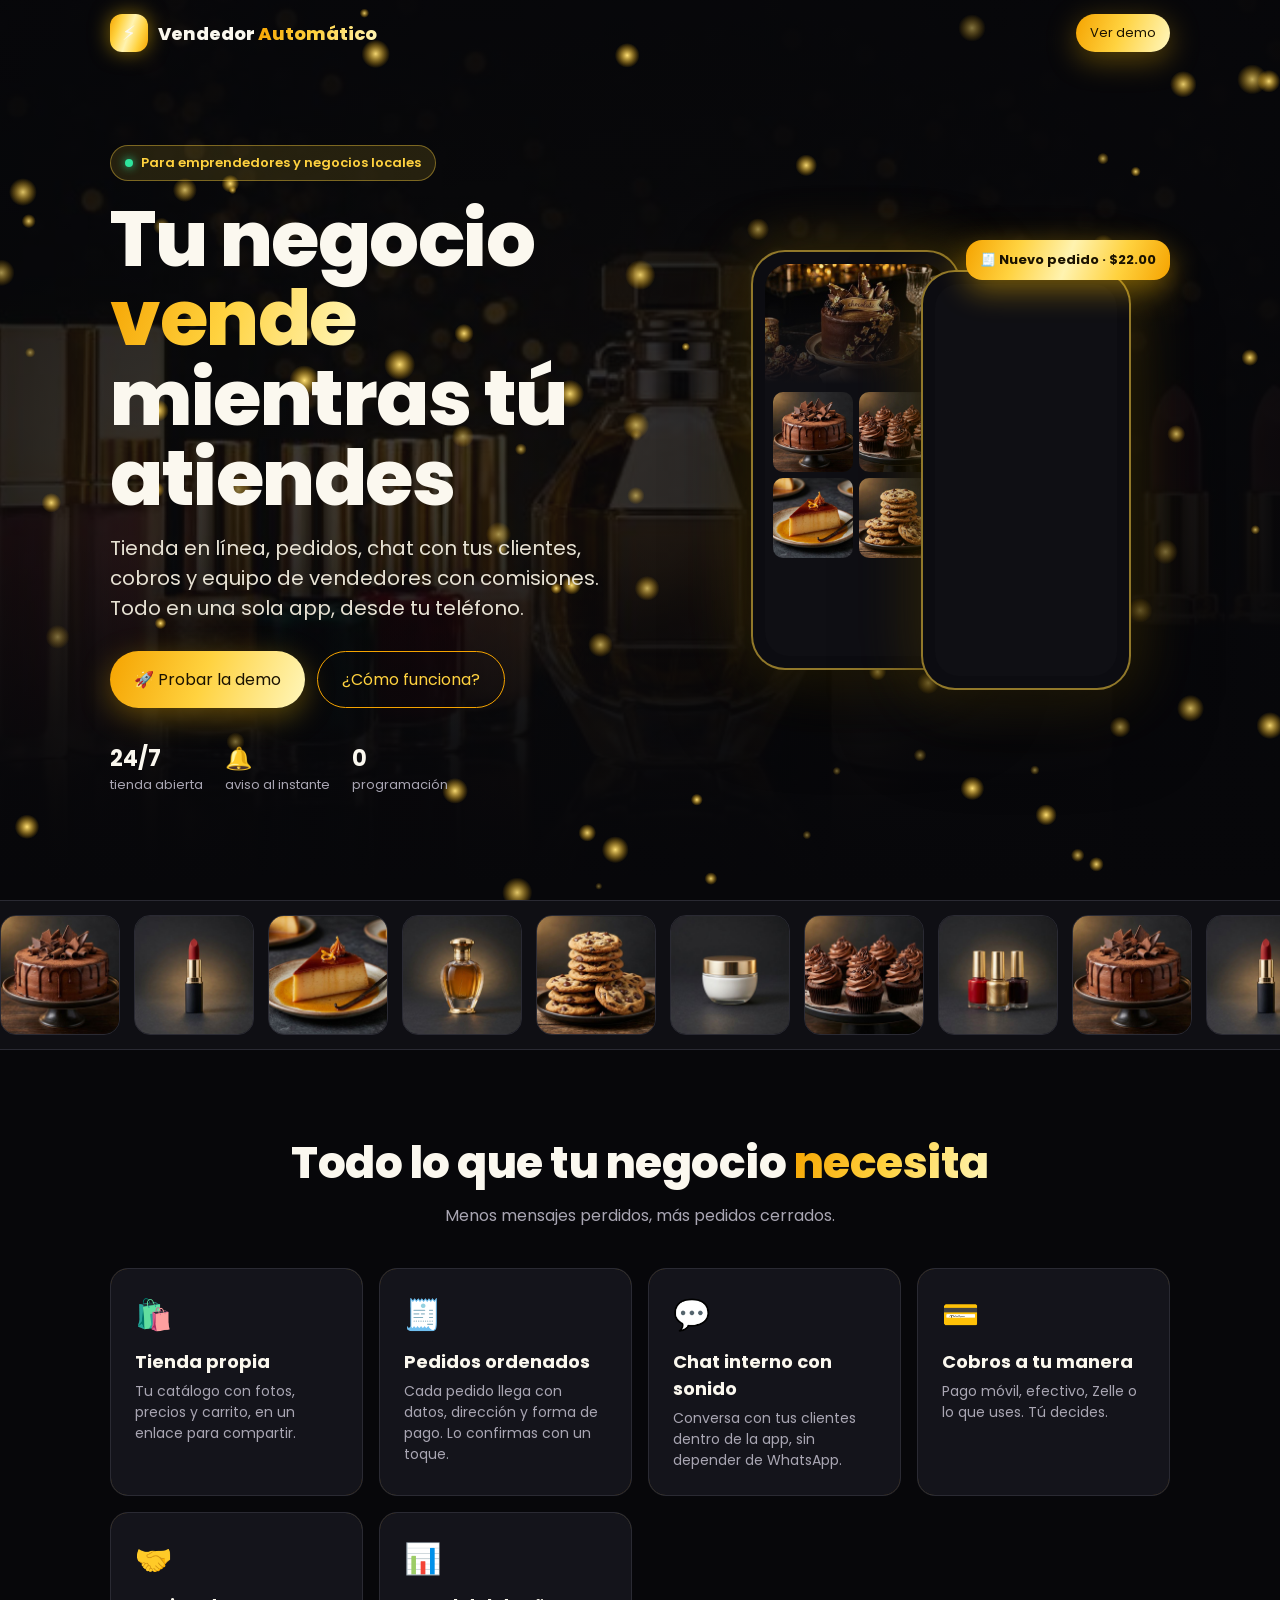
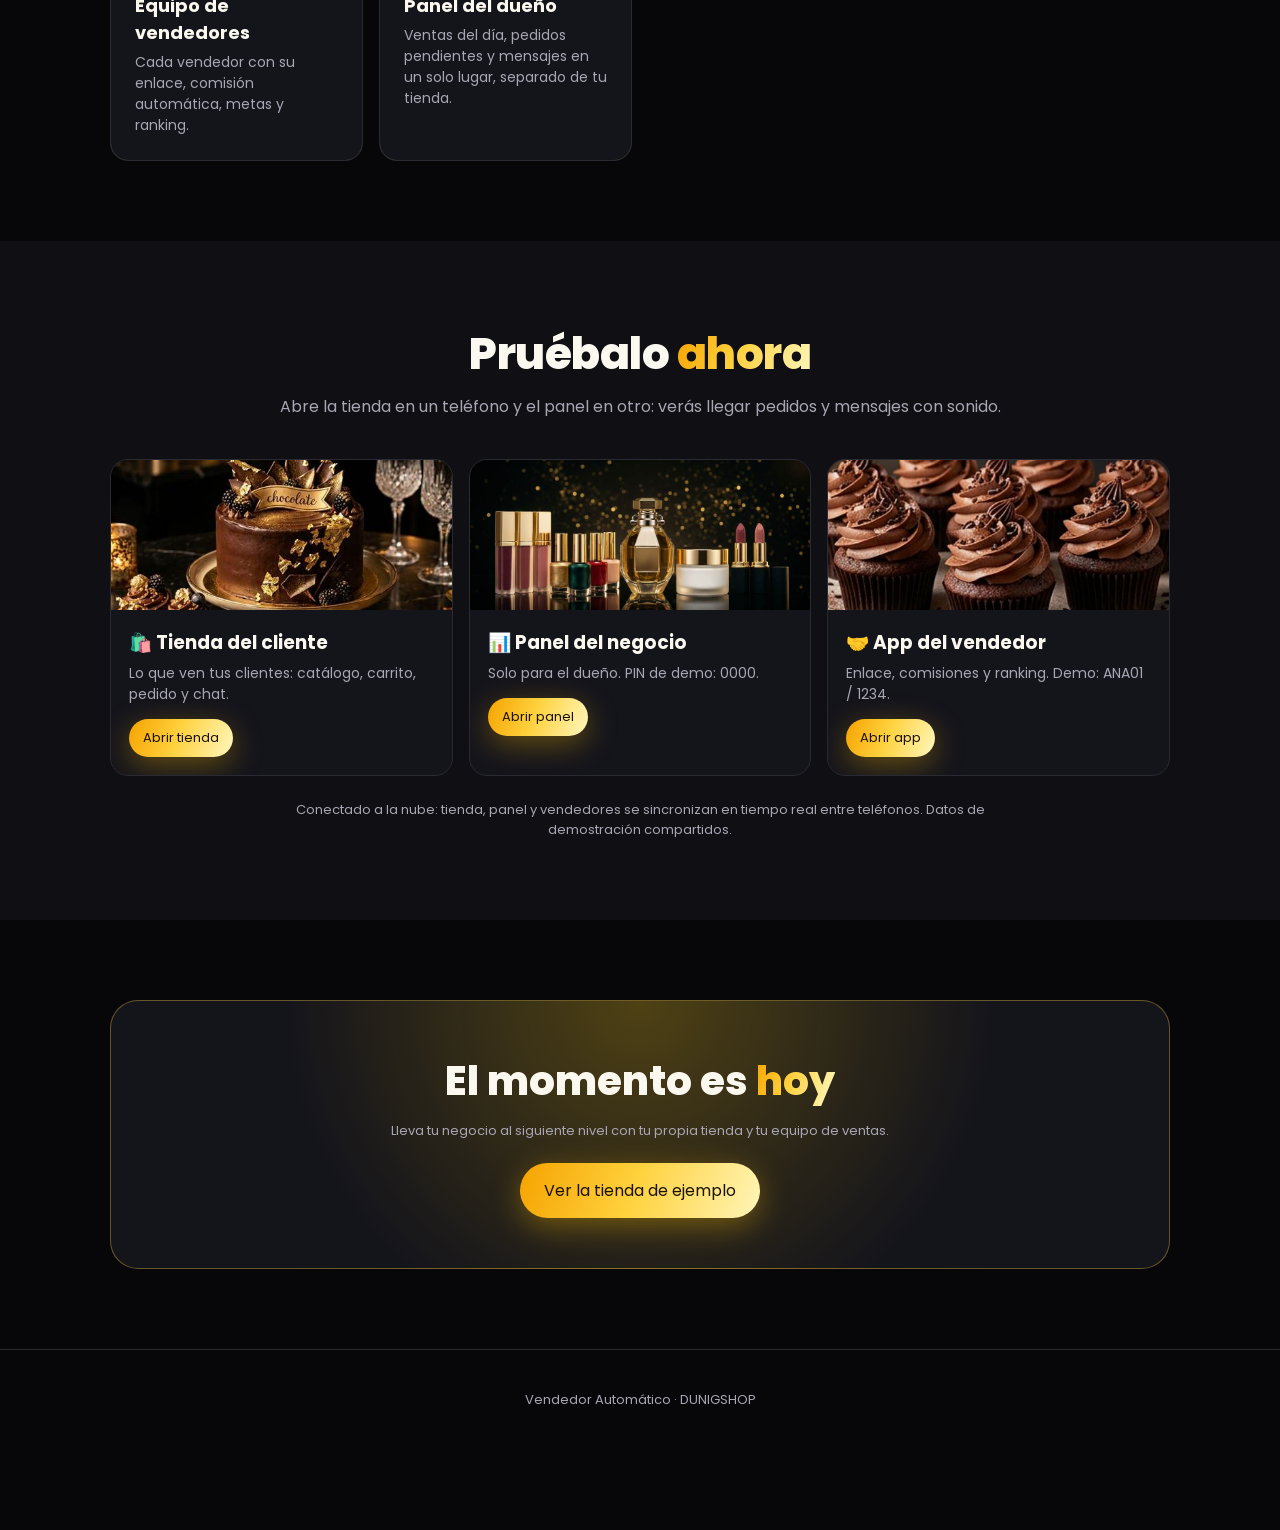
<file: vendedor/index.html>
<!DOCTYPE html>
<html lang="es">
<head>
<meta charset="UTF-8"><meta name="viewport" content="width=device-width,initial-scale=1">
<meta name="theme-color" content="#07070a">
<title>Vendedor Automático · Tu negocio vende mientras tú atiendes</title>
<meta name="description" content="Tienda en línea, pedidos, chat con tus clientes, cobros y equipo de vendedores en una sola app.">
<link href="https://fonts.googleapis.com/css2?family=Poppins:wght@400;500;600;700;800&display=swap" rel="stylesheet">
<link rel="stylesheet" href="style.css"><link rel="manifest" href="manifest.json">
<style>
.mock{position:relative;height:440px;margin-top:40px}
@media(min-width:900px){.hero .wrap{display:grid;grid-template-columns:1.1fr .9fr;gap:40px;align-items:center}.mock{margin:0}}
.phone{position:absolute;width:210px;height:420px;border-radius:34px;background:#0c0c11;border:2px solid rgba(255,210,63,.55);box-shadow:0 30px 80px rgba(0,0,0,.6),0 0 60px rgba(255,190,0,.25);overflow:hidden;padding:12px}
.phone.a{left:50%;margin-left:-190px;animation:fl1 6s ease-in-out infinite}.phone.b{left:50%;margin-left:-20px;top:20px;animation:fl1 6s ease-in-out -3s infinite}
@keyframes fl1{0%,100%{transform:translateY(0) rotate(-3deg)}50%{transform:translateY(-16px) rotate(1deg)}}
.phone .scr{border-radius:24px;height:100%;overflow:hidden;background:var(--bg2);display:flex;flex-direction:column}
.phone .hd{height:120px;background-size:cover;background-position:center;position:relative}.phone .hd::after{content:'';position:absolute;inset:0;background:linear-gradient(transparent,var(--bg2))}
.phone .g{display:grid;grid-template-columns:1fr 1fr;gap:6px;padding:8px}.phone .g img{border-radius:10px;aspect-ratio:1;object-fit:cover}
.phone .bb{margin:6px 8px;padding:8px 10px;border-radius:12px;font-size:11px}.bb.l{background:#23232c;align-self:flex-start;max-width:80%}.bb.r{background:var(--gold);color:#1a1200;align-self:flex-end;max-width:80%}
.phone .bb{opacity:0;animation:msg 8s infinite}.bb:nth-child(2){animation-delay:1s}.bb:nth-child(3){animation-delay:2.2s}.bb:nth-child(4){animation-delay:3.4s}.bb:nth-child(5){animation-delay:4.6s}
@keyframes msg{0%{opacity:0;transform:translateY(8px)}8%,85%{opacity:1;transform:none}100%{opacity:0}}
.notif{position:absolute;right:0;top:-10px;background:var(--gold);color:#1a1200;border-radius:16px;padding:10px 14px;font-size:13px;font-weight:700;box-shadow:0 10px 30px rgba(255,190,0,.45);animation:nt 5s ease-in-out infinite;z-index:3}
@keyframes nt{0%,100%{transform:translateY(0) scale(1)}50%{transform:translateY(-10px) scale(1.04)}}
.demo-cards{display:grid;grid-template-columns:repeat(auto-fit,minmax(240px,1fr));gap:16px}
.dc{border-radius:var(--r);overflow:hidden;background:var(--card);border:1px solid var(--line);transition:.3s}
.dc:hover{transform:translateY(-6px);border-color:var(--g3)}.dc .im{height:150px;background-size:cover;background-position:center;animation:kb 14s ease-in-out infinite alternate}
.dc .bd{padding:18px}.dc h3{margin-bottom:6px}.dc p{color:var(--mut);font-size:14px;margin-bottom:14px}
.cta{text-align:center;border-radius:28px;padding:50px 24px;background:radial-gradient(circle at 50% 0,rgba(255,200,0,.25),transparent 60%),var(--card);border:1px solid rgba(255,210,63,.35)}
@media(max-width:420px){.mock{transform:scale(.85);transform-origin:top center}}
.note{max-width:720px;margin:24px auto 0;color:var(--mut);font-size:13px;text-align:center}
</style>
</head>
<body>
<nav class="top" id="nav"><div class="wrap"><a class="brand" href="#"><i>⚡</i><span>Vendedor <span class="gtxt">Automático</span></span></a><span class="sp"></span><a class="btn sm" href="#demo">Ver demo</a></div></nav>

<header class="hero">
  <div class="bg" style="background-image:url(img/hero-belleza.jpg);opacity:.35"></div><div class="shade"></div><canvas id="sparks"></canvas>
  <div class="wrap in">
    <div>
      <span class="kicker"><b></b> Para emprendedores y negocios locales</span>
      <h1>Tu negocio <span class="gtxt">vende</span> mientras tú atiendes</h1>
      <p class="lead">Tienda en línea, pedidos, chat con tus clientes, cobros y equipo de vendedores con comisiones. Todo en una sola app, desde tu teléfono.</p>
      <div class="ctas"><a class="btn" href="#demo">🚀 Probar la demo</a><a class="btn ghost" href="#como">¿Cómo funciona?</a></div>
      <div class="trust"><div><b>24/7</b>tienda abierta</div><div><b>🔔</b>aviso al instante</div><div><b>0</b>programación</div></div>
    </div>
    <div class="mock">
      <div class="notif">🧾 Nuevo pedido · $22.00</div>
      <div class="phone a"><div class="scr"><div class="hd" style="background-image:url(img/hero-dulces.jpg)"></div><div class="g"><img src="img/torta.jpg"><img src="img/cupcakes.jpg"><img src="img/quesillo.jpg"><img src="img/galletas.jpg"></div></div></div>
      <div class="phone b"><div class="scr" style="padding-top:20px"><div class="bb l">Hola, ¿tienen torta para hoy? 🎂</div><div class="bb r">¡Sí! Te la llevamos a las 4 pm</div><div class="bb l">Perfecto, ya hice el pedido</div><div class="bb r">Recibido #1001 ✅</div><div class="bb r">Pedido en camino 🚚</div></div></div>
    </div>
  </div>
</header>

<div class="marquee"><div class="tr"><img src="img/torta.jpg"><img src="img/labial.jpg"><img src="img/quesillo.jpg"><img src="img/perfume.jpg"><img src="img/galletas.jpg"><img src="img/crema.jpg"><img src="img/cupcakes.jpg"><img src="img/esmaltes.jpg"><img src="img/torta.jpg"><img src="img/labial.jpg"><img src="img/quesillo.jpg"><img src="img/perfume.jpg"><img src="img/galletas.jpg"><img src="img/crema.jpg"><img src="img/cupcakes.jpg"><img src="img/esmaltes.jpg"></div></div>

<section id="como"><div class="wrap">
  <div class="sh reveal"><h2>Todo lo que tu negocio <span class="gtxt">necesita</span></h2><p>Menos mensajes perdidos, más pedidos cerrados.</p></div>
  <div class="feats">
    <div class="ft reveal"><span class="ic">🛍️</span><h3>Tienda propia</h3><p>Tu catálogo con fotos, precios y carrito, en un enlace para compartir.</p></div>
    <div class="ft reveal"><span class="ic">🧾</span><h3>Pedidos ordenados</h3><p>Cada pedido llega con datos, dirección y forma de pago. Lo confirmas con un toque.</p></div>
    <div class="ft reveal"><span class="ic">💬</span><h3>Chat interno con sonido</h3><p>Conversa con tus clientes dentro de la app, sin depender de WhatsApp.</p></div>
    <div class="ft reveal"><span class="ic">💳</span><h3>Cobros a tu manera</h3><p>Pago móvil, efectivo, Zelle o lo que uses. Tú decides.</p></div>
    <div class="ft reveal"><span class="ic">🤝</span><h3>Equipo de vendedores</h3><p>Cada vendedor con su enlace, comisión automática, metas y ranking.</p></div>
    <div class="ft reveal"><span class="ic">📊</span><h3>Panel del dueño</h3><p>Ventas del día, pedidos pendientes y mensajes en un solo lugar, separado de tu tienda.</p></div>
  </div>
</div></section>

<section id="demo" style="background:var(--bg2)"><div class="wrap">
  <div class="sh reveal"><h2>Pruébalo <span class="gtxt">ahora</span></h2><p>Abre la tienda en un teléfono y el panel en otro: verás llegar pedidos y mensajes con sonido.</p></div>
  <div class="demo-cards">
    <a class="dc reveal" href="tienda/?n=dulces"><div class="im" style="background-image:url(img/hero-dulces.jpg)"></div><div class="bd"><h3>🛍️ Tienda del cliente</h3><p>Lo que ven tus clientes: catálogo, carrito, pedido y chat.</p><span class="btn sm">Abrir tienda</span></div></a>
    <a class="dc reveal" href="panel/?n=dulces"><div class="im" style="background-image:url(img/hero-belleza.jpg)"></div><div class="bd"><h3>📊 Panel del negocio</h3><p>Solo para el dueño. PIN de demo: 0000.</p><span class="btn sm">Abrir panel</span></div></a>
    <a class="dc reveal" href="promotor/?n=dulces"><div class="im" style="background-image:url(img/cupcakes.jpg)"></div><div class="bd"><h3>🤝 App del vendedor</h3><p>Enlace, comisiones y ranking. Demo: ANA01 / 1234.</p><span class="btn sm">Abrir app</span></div></a>
  </div>
  <p class="note">Conectado a la nube: tienda, panel y vendedores se sincronizan en tiempo real entre teléfonos. Datos de demostración compartidos.</p>
</div></section>

<section><div class="wrap"><div class="cta reveal"><h2 style="font-size:clamp(26px,6vw,40px);font-weight:800">El momento es <span class="gtxt">hoy</span></h2>
<p class="mut" style="margin:10px 0 22px">Lleva tu negocio al siguiente nivel con tu propia tienda y tu equipo de ventas.</p><a class="btn" href="tienda/?n=dulces">Ver la tienda de ejemplo</a></div></div></section>

<footer>Vendedor Automático · DUNIGSHOP</footer>
<script>
(function(){const c=document.getElementById('sparks'),x=c.getContext('2d');let W,H,P=[];function rs(){W=c.width=c.offsetWidth*devicePixelRatio;H=c.height=c.offsetHeight*devicePixelRatio}rs();addEventListener('resize',rs);
 for(let i=0;i<80;i++)P.push({x:Math.random(),y:Math.random(),r:Math.random()*2+.6,s:Math.random()*.0015+.0005,a:Math.random()*6});
 (function f(){x.clearRect(0,0,W,H);P.forEach(p=>{p.y-=p.s;p.a+=.03;if(p.y<0){p.y=1;p.x=Math.random()}const al=.4+.6*Math.abs(Math.sin(p.a)),R=p.r*6*devicePixelRatio;
  const g=x.createRadialGradient(p.x*W,p.y*H,0,p.x*W,p.y*H,R);g.addColorStop(0,`rgba(255,225,120,${al})`);g.addColorStop(1,'rgba(255,180,0,0)');x.fillStyle=g;x.beginPath();x.arc(p.x*W,p.y*H,R,0,7);x.fill()});requestAnimationFrame(f)})()})();
addEventListener('scroll',()=>document.getElementById('nav').classList.toggle('solid',scrollY>40));
const io=new IntersectionObserver(es=>es.forEach(e=>e.isIntersecting&&e.target.classList.add('on')),{threshold:.12});document.querySelectorAll('.reveal').forEach(e=>io.observe(e));
</script>
</body></html>
</file>
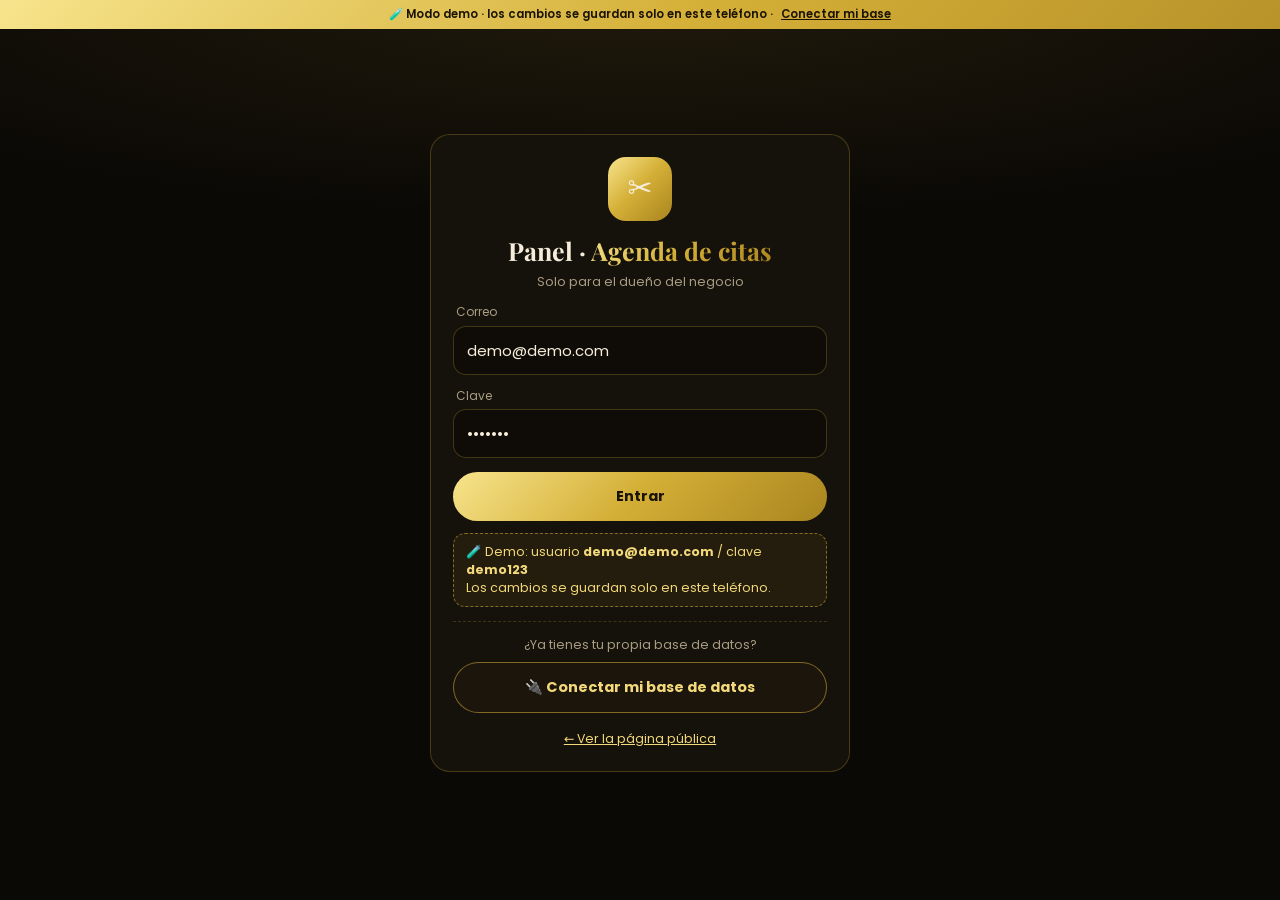
<file: agenda-citas/panel/index.html>
<!DOCTYPE html>
<html lang="es-VE">
<head>
<meta charset="UTF-8">
<meta name="viewport" content="width=device-width, initial-scale=1, viewport-fit=cover">
<meta name="theme-color" content="#0b0906"><meta name="robots" content="noindex">
<title>Panel · Agenda de citas</title>
<link rel="icon" href="../icon.png">
<link rel="preconnect" href="https://fonts.googleapis.com"><link rel="preconnect" href="https://fonts.gstatic.com" crossorigin>
<link href="https://fonts.googleapis.com/css2?family=Playfair+Display:wght@600;700;800&family=Poppins:wght@400;500;600;700&display=swap" rel="stylesheet">
<link rel="stylesheet" href="panel.css">
<style>
.dh{font-family:'Playfair Display',serif;font-size:18px;margin:16px 2px 8px;color:var(--gold2)}
.ct{display:flex;gap:12px;align-items:flex-start}
.ct .hr{flex:0 0 66px;text-align:center;border:1px solid var(--line2);border-radius:14px;padding:8px 4px;font-weight:700;color:var(--gold2);font-size:14px}
.ct .hr small{display:block;color:var(--mut);font-weight:400;font-size:11px}
.ct .tx{flex:1;min-width:0}
.ct.pendiente .hr{background:var(--goldg);color:#1b1305;border-color:transparent}.ct.pendiente .hr small{color:#3b2a08}
.ct.cancelada{opacity:.55}
.dayrow{display:grid;grid-template-columns:40px 46px minmax(0,1fr) minmax(0,1fr);gap:7px;align-items:center;padding:7px 0;border-bottom:1px dashed rgba(212,175,55,.15)}
.dayrow:last-child{border-bottom:0}
.dayrow b{font-size:14px}
.dayrow input[type=time]{padding:9px 4px;font-size:13.5px;min-width:0;width:100%}
.dayrow.off input[type=time]{opacity:.35}
</style>
</head>
<body>
<div id="root"></div>
<script src="../config.js"></script>
<script src="../app.js"></script>
<script src="../nucleo.js"></script>
<script src="panel.js"></script>
<script>
(function(){
  const N = Nucleo, P = Panel, $ = N.$, $$ = N.$$, esc = N.esc;
  const DIAS_L = ["Domingo","Lunes","Martes","Miércoles","Jueves","Viernes","Sábado"];
  const MESES = ["ene","feb","mar","abr","may","jun","jul","ago","sep","oct","nov","dic"];
  let SVC = [], filtro = "proximas";
  const money = n => N.money0(n, P.ajustes.moneda || "$");
  const fmt12 = t => { let [h, m] = String(t).split(":").map(Number); const ap = h >= 12 ? "pm" : "am"; h = h % 12 || 12; return h + ":" + String(m).padStart(2, "0") + " " + ap; };
  const fLabel = f => { const d = new Date(f + "T12:00:00"); const hoy = N.hoyISO(); return (f === hoy ? "Hoy · " : "") + DIAS_L[d.getDay()] + " " + d.getDate() + " " + MESES[d.getMonth()]; };
  const telWa = t => { let d = N.waNum(t); if (d.startsWith("0")) d = "58" + d.slice(1); else if (d.length === 10) d = "58" + d; return d; };

  async function contarPend(){ try { const r = await P.db.select("agc_citas", { eq: { estado: "pendiente" }, gte: { fecha: N.hoyISO() }, cols: "id", limit: 99 }); P.badge("citas", r.length); } catch(e) {} }

  /* ---------------- Citas (tiempo real) ---------------- */
  async function vCitas(v){
    const hoy = N.hoyISO();
    const todas = await P.db.select("agc_citas", { order: [["fecha"], ["hora"]], limit: 500 });
    const F = {
      proximas: c => c.fecha >= hoy && c.estado !== "cancelada",
      pendiente: c => c.fecha >= hoy && c.estado === "pendiente",
      hoy: c => c.fecha === hoy,
      pasadas: c => c.fecha < hoy,
      cancelada: c => c.estado === "cancelada"
    };
    let lst = todas.filter(F[filtro]); if (filtro === "pasadas") lst.reverse();
    const pend = todas.filter(F.pendiente).length; P.badge("citas", pend);
    const grupos = {}; lst.forEach(c => (grupos[c.fecha] = grupos[c.fecha] || []).push(c));
    v.innerHTML = `<h2 class="t">Tus <span class="gold">citas</span></h2>
      <div class="kp"><div class="k"><span>Hoy</span><b class="gold">${todas.filter(c => c.fecha === hoy && c.estado !== "cancelada").length}</b></div><div class="k"><span>Por confirmar</span><b>${pend}</b></div></div>
      <div class="flt">${[["proximas","Próximas"],["pendiente","Por confirmar"],["hoy","Hoy"],["pasadas","Pasadas"],["cancelada","Canceladas"]].map(([k,l]) => `<button class="chip ${filtro===k?"on":""}" data-f="${k}">${l}</button>`).join("")}</div>
      ${Object.keys(grupos).map(f => `<div class="dh">${fLabel(f)}</div>` + grupos[f].map(c => `<div class="box ct ${esc(c.estado)}">
        <div class="hr">${fmt12(c.hora).replace(" ", "<small>")}</small></div>
        <div class="tx"><div class="rw"><b>${esc(c.cliente)}</b><span class="pill ${esc(c.estado)}">${esc(c.estado)}</span></div>
          <small class="mut">${esc(c.servicio)} · ${c.duracion} min · ${money(c.precio)}</small><br><small class="mut">📱 ${esc(c.telefono)}</small>
          <div class="acts">${c.estado === "pendiente" ? `<button class="btn sm" data-e="confirmada" data-id="${c.id}">✅ Confirmar</button>` : ""}${c.estado === "confirmada" ? `<button class="btn sm dark" data-e="atendida" data-id="${c.id}">✔ Atendida</button>` : ""}${c.estado !== "cancelada" && c.estado !== "atendida" ? `<button class="btn sm dark" data-e="cancelada" data-id="${c.id}">✕ Cancelar</button>` : ""}
          <a class="btn sm dark" target="_blank" rel="noopener" href="https://wa.me/${telWa(c.telefono)}?text=${encodeURIComponent("Hola " + c.cliente + ", te escribimos de " + (P.ajustes.nombre || "") + " por tu cita del " + fLabel(c.fecha).replace("Hoy · ", "") + " a las " + fmt12(c.hora) + " (" + c.servicio + ").")}">💬</a></div></div>
      </div>`).join("")).join("") || `<div class="empty">No hay citas aquí.<br>Cuando un cliente reserve en tu agenda, aparecerá al instante con sonido 🔔.<br><br><a class="btn sm" href="${esc(N.ROOT)}" target="_blank" rel="noopener">Abrir mi agenda ↗</a></div>`}`;
    $$("[data-f]", v).forEach(b => b.onclick = () => { filtro = b.dataset.f; vCitas(v); });
    $$("[data-e]", v).forEach(b => b.onclick = () => P.ocupado(b, async () => {
      if (b.dataset.e === "cancelada" && !P.confirmar("¿Cancelar esta cita? La hora quedará libre para otros clientes.")) return;
      await P.db.update("agc_citas", { id: b.dataset.id }, { estado: b.dataset.e }); N.toast("✓ Cita " + b.dataset.e); vCitas(v);
    }));
  }

  /* ---------------- Servicios ---------------- */
  async function vServicios(v){
    SVC = await P.db.select("agc_servicios", { order: [["orden"], ["nombre"]] });
    v.innerHTML = `<div class="rw"><h2 class="t">Servicios</h2><button class="btn sm" id="addS">+ Servicio</button></div>
      ${SVC.length ? `<div class="box">${SVC.map((s, i) => `<div class="it ${s.activo ? "" : "off"}">${s.foto ? `<img class="th" src="${esc(N.img(s.foto))}" alt="" loading="lazy">` : `<div class="th"></div>`}
        <div class="tx"><b>${esc(s.nombre)}</b><span class="pr">${money(s.precio)}</span> <small>· ${s.duracion} min${s.activo ? "" : " · oculto"}</small></div>
        <button class="ib" data-up="${i}" ${i ? "" : "disabled"}>▲</button><button class="ib" data-es="${s.id}">✏️</button></div>`).join("")}</div>`
      : `<div class="empty">Aún no tienes servicios.<br><br><button class="btn sm" id="seed">✨ Cargar servicios de ejemplo</button></div>`}`;
    $("#addS").onclick = () => editar(null);
    $$("[data-es]", v).forEach(b => b.onclick = () => editar(SVC.find(s => s.id === b.dataset.es)));
    $$("[data-up]", v).forEach(b => b.onclick = () => P.ocupado(b, async () => { const i = +b.dataset.up, l = SVC.slice(); [l[i - 1], l[i]] = [l[i], l[i - 1]]; await Promise.all(l.map((s, k) => s.orden === k + 1 ? null : P.db.update("agc_servicios", { id: s.id }, { orden: k + 1 }))); vServicios(v); }));
    const sd = $("#seed"); if (sd) sd.onclick = () => P.ocupado(sd, async () => {
      const S = N.APP.seed; for (const s of S.agc_servicios) await P.db.upsert("agc_servicios", s);
      if (!P.ajustes.nombre) await P.guardarAjustes(S.agc_ajustes[0].datos);
      N.toast("✓ Servicios de ejemplo cargados"); P.refrescarTop(); vServicios(v);
    });
  }
  function editar(s){
    const nuevo = !s; s = s || { id: N.uid(), nombre: "", precio: "", duracion: 30, foto: "", etiqueta: "", activo: true, orden: SVC.length + 1 };
    P.modal(`<h3>${nuevo ? "Nuevo servicio" : "Editar servicio"}</h3>
      ${P.campo("sN", "Nombre", s.nombre, 'maxlength="80" placeholder="Ej: Corte + barba"')}
      <div class="row"><div>${P.campo("sP", "Precio", s.precio, 'type="number" step="0.01" min="0" inputmode="decimal"')}</div><div>${P.campo("sD", "Duración (min)", s.duracion, 'type="number" min="5" max="600" inputmode="numeric"')}</div></div>
      ${P.campo("sE", "Etiqueta (opcional)", s.etiqueta, 'maxlength="20" placeholder="Popular, Nuevo…"')}
      ${P.foto("sF", "Foto (se comprime sola a WebP liviano)", s.foto)}
      ${P.sw("sA", s.activo, "Visible en la agenda")}
      <button class="btn full" id="sG">Guardar servicio</button>
      ${nuevo ? "" : `<button class="btn red full" id="sB" style="margin-top:8px">Eliminar servicio</button>`}`, m => {
      $("#sG", m).onclick = e => P.ocupado(e.currentTarget, async () => {
        const nombre = P.v("sN"); if (!nombre) return N.toast("Escribe el nombre");
        const foto = await P.leerFoto("sF");
        const row = { id: s.id, nombre, precio: Math.max(0, P.num("sP")), duracion: Math.max(5, Math.min(600, Math.round(P.num("sD")) || 30)), etiqueta: P.v("sE"), foto, activo: P.v("sA"), orden: s.orden };
        if (nuevo) await P.db.insert("agc_servicios", row); else await P.db.update("agc_servicios", { id: s.id }, row);
        if (!nuevo && s.foto && s.foto !== foto) P.db.removeFile(s.foto);
        P.cerrar(); P.refrescar(); N.toast("✓ Servicio guardado");
      });
      const bb = $("#sB", m); if (bb) bb.onclick = e => P.ocupado(e.currentTarget, async () => {
        if (!P.confirmar("¿Eliminar “" + s.nombre + "”? Las citas ya hechas se conservan.")) return;
        await P.db.remove("agc_servicios", { id: s.id }); P.db.removeFile(s.foto); P.cerrar(); P.refrescar();
      });
    });
  }

  /* ---------------- Horario, turnos y días bloqueados ---------------- */
  async function vHorario(v){
    const H = P.ajustes.horario || {}, bl = await P.db.select("agc_bloqueos", { gte: { fecha: N.hoyISO() }, order: [["fecha"]] });
    const orden = [1, 2, 3, 4, 5, 6, 0];
    v.innerHTML = `<h2 class="t">Horario de <span class="gold">atención</span></h2>
      <div class="box"><h3>Horario semanal</h3>
        ${orden.map(i => { const d = H[i] || { abierto: false, desde: "09:00", hasta: "17:00" }; return `<div class="dayrow ${d.abierto ? "" : "off"}" data-d="${i}"><b>${DIAS_L[i].slice(0, 3)}</b>
          <label class="sw" style="margin:0"><input type="checkbox" id="hA${i}" ${d.abierto ? "checked" : ""}><span></span></label>
          <input type="time" id="hD${i}" value="${esc(d.desde || "09:00")}" aria-label="Desde"><input type="time" id="hH${i}" value="${esc(d.hasta || "17:00")}" aria-label="Hasta"></div>`; }).join("")}
        <div class="row" style="margin-top:6px"><div><label for="hI">Turno cada (min)</label><select id="hI">${[10,15,20,30,40,45,60,90,120].map(n => `<option ${+P.ajustes.intervalo === n ? "selected" : ""}>${n}</option>`).join("")}</select></div>
          <div>${P.campo("hX", "Días para reservar", P.ajustes.dias || 7, 'type="number" min="1" max="60" inputmode="numeric"')}</div></div>
        <p class="mut small" style="margin-top:8px">Apaga el interruptor en los días que no trabajas. Cada turno ocupa una hora de la lista; si un turno ya está reservado, nadie más puede tomarlo.</p>
        <button class="btn full fijo" id="hG">Guardar horario</button></div>
      <div class="box"><h3>Días bloqueados</h3><p class="mut small">Feriados, vacaciones o días libres: ese día no se puede reservar.</p>
        <div class="row"><div><label for="bF">Fecha</label><input type="date" id="bF" min="${N.hoyISO()}"></div><div><label for="bM">Motivo (opcional)</label><input id="bM" maxlength="80" placeholder="Feriado"></div></div>
        <button class="btn full" id="bA">+ Bloquear día</button>
        ${bl.map(b => `<div class="it"><div class="tx"><b>${fLabel(b.fecha)}</b><small>${esc(b.motivo || "Sin atención")}</small></div><button class="ib" data-del="${b.id}" title="Quitar">🗑</button></div>`).join("") || `<p class="mut small" style="margin-top:10px">No tienes días bloqueados.</p>`}
      </div>`;
    orden.forEach(i => $("#hA" + i).onchange = e => e.target.closest(".dayrow").classList.toggle("off", !e.target.checked));
    $("#hG").onclick = e => P.ocupado(e.currentTarget, async () => {
      const h = {}; for (const i of orden) { const d = P.v("hD" + i) || "09:00", t = P.v("hH" + i) || "17:00"; if (P.v("hA" + i) && t <= d) return N.toast("En " + DIAS_L[i] + " la hora de cierre debe ser después de la apertura"); h[i] = { abierto: P.v("hA" + i), desde: d, hasta: t }; }
      await P.guardarAjustes({ horario: h, intervalo: parseInt(P.v("hI"), 10) || 30, dias: Math.max(1, Math.min(60, parseInt(P.v("hX"), 10) || 7)) });
      N.toast("✓ Horario guardado");
    });
    $("#bA").onclick = e => P.ocupado(e.currentTarget, async () => {
      const f = P.v("bF"); if (!f) return N.toast("Elige una fecha");
      try { await P.db.insert("agc_bloqueos", { id: N.uid(), fecha: f, motivo: P.v("bM") }); } catch(x) { if (x.code === "23505") return N.toast("Ese día ya está bloqueado"); throw x; }
      N.toast("✓ Día bloqueado"); vHorario(v);
    });
    $$("[data-del]", v).forEach(b => b.onclick = () => P.ocupado(b, async () => { await P.db.remove("agc_bloqueos", { id: b.dataset.del }); vHorario(v); }));
  }

  /* ---------------- Ajustes ---------------- */
  async function vAjustes(v){
    const S = P.ajustes;
    v.innerHTML = `<h2 class="t">Ajustes del <span class="gold">negocio</span></h2><div class="box">
      ${P.campo("aN", "Nombre del negocio", S.nombre, 'maxlength="60"')}
      ${P.campo("aD", "Dirección", S.direccion, 'maxlength="100"')}
      ${P.campo("aW", "WhatsApp que recibe las citas", S.whatsapp, 'inputmode="tel" placeholder="584141234567 (58 + número, sin +)"')}
      ${P.campo("aM", "Símbolo de moneda (ej. $ o Bs.)", S.moneda || "$", 'maxlength="5"')}
      ${P.foto("aLg", "Logo (cuadrado)", S.logo, true)}
      ${P.foto("aPt", "Foto de portada", S.portada)}
      <button class="btn full fijo" id="aG">Guardar ajustes</button></div>`;
    $("#aG").onclick = e => P.ocupado(e.currentTarget, async () => {
      const w = N.waNum(P.v("aW")); if (w && w.length < 10) return N.toast("Revisa el WhatsApp: 58 + número (ej: 584141234567)");
      const logo = await P.leerFoto("aLg"), portada = await P.leerFoto("aPt");
      await P.guardarAjustes({ nombre: P.v("aN"), direccion: P.v("aD"), whatsapp: w, moneda: P.v("aM") || "$", logo, portada });
      N.toast("✓ Ajustes guardados"); P.refrescarTop(); vAjustes(v);
    });
  }

  P.iniciar({
    tablaCheck: "agc_citas",
    async alEntrar(){
      await P.cargarAjustes();
      if (!P.ajustes.horario) { const h = {}; for (let i = 0; i < 7; i++) h[i] = { abierto: i !== 0, desde: "09:00", hasta: "17:00" }; P.ajustes.horario = h; P.ajustes.intervalo = P.ajustes.intervalo || 30; P.ajustes.dias = P.ajustes.dias || 7; }
      P.db.subscribe("agc_citas", ev => {
        if (ev.tipo === "insert" && ev.row) N.notify("🔔 Nueva cita", (ev.row.cliente || "") + " · " + fLabel(ev.row.fecha) + " " + fmt12(ev.row.hora));
        if (P.tab === "citas") { const v = $("#v"); if (v && !$("#modal")) vCitas(v); } else contarPend();
      });
      contarPend();
    },
    tabs: [
      { id: "citas", ic: "📅", lbl: "Citas", render: vCitas },
      { id: "servicios", ic: "✂️", lbl: "Servicios", render: vServicios },
      { id: "horario", ic: "🕒", lbl: "Horario", render: vHorario },
      { id: "ajustes", ic: "⚙️", lbl: "Ajustes", render: vAjustes }
    ]
  });
})();
</script>
</body>
</html>
</file>
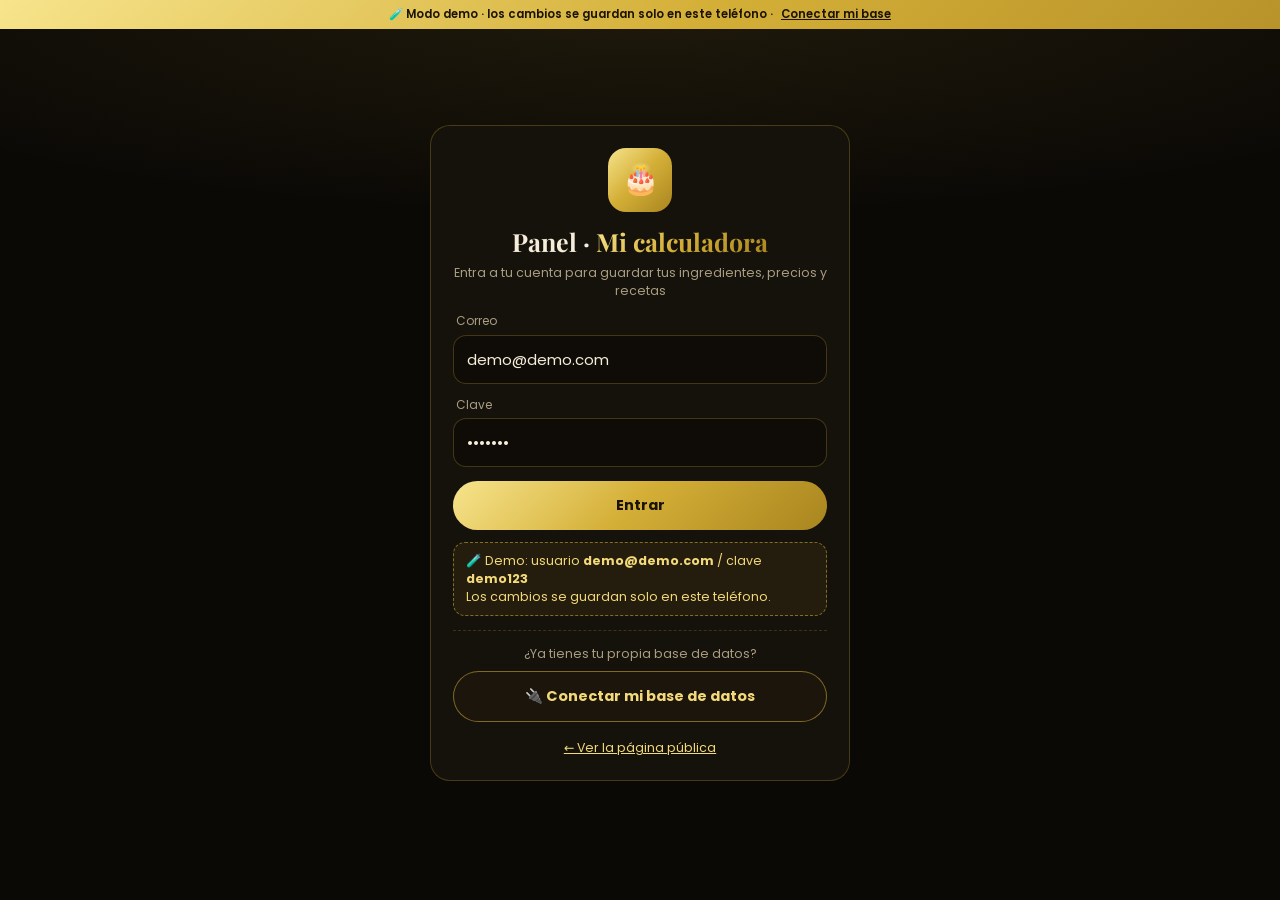
<file: calculadora-reposteria/panel/index.html>
<!DOCTYPE html>
<html lang="es-VE">
<head>
<meta charset="UTF-8">
<meta name="viewport" content="width=device-width, initial-scale=1, viewport-fit=cover">
<meta name="theme-color" content="#0b0906"><meta name="robots" content="noindex">
<title>Mi cuenta · Calculadora para reposteras</title>
<link rel="icon" href="../icon.png">
<link rel="preconnect" href="https://fonts.googleapis.com"><link rel="preconnect" href="https://fonts.gstatic.com" crossorigin>
<link href="https://fonts.googleapis.com/css2?family=Playfair+Display:wght@600;700;800&family=Poppins:wght@400;500;600;700&display=swap" rel="stylesheet">
<link rel="stylesheet" href="panel.css">
<style>
.rec .nums{display:grid;grid-template-columns:repeat(3,1fr);gap:6px;margin-top:10px}
.rec .nums div{border:1px solid var(--line);border-radius:12px;padding:8px 6px;text-align:center;background:#0f0c08}
.rec .nums small{display:block;font-size:10.5px;color:var(--mut)}
.rec .nums b{font-size:15px}
.rec .nums .g b{color:var(--gold2)}
.u{font-size:11.5px;color:var(--gold2)}
</style>
</head>
<body>
<div id="root"></div>
<script src="../config.js"></script>
<script src="../app.js"></script>
<script src="../nucleo.js"></script>
<script src="panel.js"></script>
<script>
(function(){
  const N = Nucleo, P = Panel, A = N.APP, K = A.calc, $ = N.$, $$ = N.$$, esc = N.esc;
  let ING = [], RECS = [];
  const money = (n, d) => (P.ajustes.moneda || "$") + (isFinite(n) ? n : 0).toFixed(d || 2);
  const unit = g => { const u = K.unitario(g); return u < 0.1 ? money(u, 4) : money(u); };
  async function cargar(){ [ING, RECS] = await Promise.all([P.db.select("rep_ingredientes", { order: [["nombre"]] }), P.db.select("rep_recetas", { order: [["actualizado", false]] })]); }
  // Los ajustes son de cada usuaria (una fila por cuenta)
  async function cargarAj(){ const r = await P.db.select("rep_ajustes", { limit: 1 }); P.ajustes = Object.assign({}, A.defaults.ajustes, (r[0] && r[0].datos) || {}); P.ajustes.nombre = P.ajustes.negocio; }
  async function guardarAj(d){ P.ajustes = Object.assign({}, P.ajustes, d); const datos = Object.assign({}, P.ajustes); delete datos.nombre; P.ajustes.nombre = P.ajustes.negocio; await P.db.upsert("rep_ajustes", { id: 1, user_id: P.user.id, datos, actualizado: new Date().toISOString() }, ["user_id"]); }

  /* ---------------- Ingredientes (lista de precios) ---------------- */
  async function vIngredientes(v){
    await cargar();
    const usos = id => RECS.filter(r => (r.items || []).some(i => i.ing === id)).length;
    v.innerHTML = `<div class="rw"><h2 class="t">Mis <span class="gold">ingredientes</span></h2><button class="btn sm" id="addG">+ Ingrediente</button></div>
      <p class="mut small" style="margin:-6px 2px 12px">Anota el precio del paquete que compras. Si sube un precio, cámbialo aquí una sola vez: <b>todas tus recetas se recalculan solas</b>.</p>
      ${ING.length ? `<div class="box">${ING.map(g => `<div class="it"><div class="tx"><b>${esc(g.nombre)}</b><small>${esc(String(Number(g.cantidad)))} ${esc(g.unidad)} → <span class="pr">${money(Number(g.precio))}</span></small><br><span class="u">${unit(g)} por ${esc(g.unidad)}${usos(g.id) ? " · en " + usos(g.id) + " receta" + (usos(g.id) > 1 ? "s" : "") : ""}</span></div>
        <button class="ib" data-eg="${g.id}">✏️</button></div>`).join("")}</div>`
      : `<div class="empty">Tu lista está vacía.<br><br><button class="btn sm" id="seed">✨ Cargar ingredientes de ejemplo</button></div>`}`;
    $("#addG").onclick = () => editarIng(null);
    $$("[data-eg]", v).forEach(b => b.onclick = () => editarIng(ING.find(g => g.id === b.dataset.eg)));
    const sd = $("#seed"); if (sd) sd.onclick = () => P.ocupado(sd, async () => {
      for (const g of A.defaults.ingredientes) await P.db.upsert("rep_ingredientes", Object.assign({}, g, { user_id: P.user.id }));
      await P.db.upsert("rep_recetas", Object.assign({}, A.defaults.receta, { user_id: P.user.id, actualizado: new Date().toISOString() }));
      N.toast("✓ Ingredientes y receta de ejemplo cargados"); vIngredientes(v);
    });
  }
  function editarIng(g){
    const nuevo = !g; g = g || { id: N.uid(), nombre: "", unidad: "g", cantidad: 1000, precio: "" };
    P.modal(`<h3>${nuevo ? "Nuevo ingrediente" : "Editar ingrediente"}</h3>
      ${P.campo("gN", "Nombre", g.nombre, 'maxlength="80" placeholder="Ej: Harina de trigo"')}
      <div class="row"><div>${P.campo("gC", "Trae (cantidad)", g.cantidad, 'type="number" min="0" step="any" inputmode="decimal"')}</div>
      <div><label for="gU">Unidad</label><select id="gU">${[["g","gramos (g)"],["kg","kilos (kg)"],["ml","mililitros (ml)"],["l","litros (l)"],["und","unidades"]].map(([k,l]) => `<option value="${k}" ${g.unidad === k ? "selected" : ""}>${l}</option>`).join("")}</select></div></div>
      ${P.campo("gP", "Precio del paquete", g.precio, 'type="number" min="0" step="0.01" inputmode="decimal"')}
      <p class="okt" id="gX"></p>
      <button class="btn full" id="gG">Guardar</button>
      ${nuevo ? "" : `<button class="btn red full" id="gB" style="margin-top:8px">Eliminar ingrediente</button>`}`, m => {
      const prev = () => { const t = { cantidad: P.num("gC"), precio: P.num("gP"), unidad: P.v("gU") }; $("#gX", m).textContent = t.cantidad > 0 ? "= " + unit(t) + " por " + t.unidad : ""; };
      ["gC", "gP", "gU"].forEach(id => $("#" + id, m).addEventListener("input", prev)); prev();
      $("#gG", m).onclick = e => P.ocupado(e.currentTarget, async () => {
        const nombre = P.v("gN"), cantidad = P.num("gC"); if (!nombre) return N.toast("Escribe el nombre"); if (!(cantidad > 0)) return N.toast("La cantidad debe ser mayor que 0");
        const row = { id: g.id, user_id: P.user.id, nombre, unidad: P.v("gU"), cantidad, precio: Math.max(0, P.num("gP")) };
        if (nuevo) await P.db.insert("rep_ingredientes", row); else await P.db.update("rep_ingredientes", { id: g.id }, row);
        P.cerrar(); P.refrescar(); N.toast(nuevo ? "✓ Ingrediente agregado" : "✓ Precio actualizado · recetas recalculadas");
      });
      const bb = $("#gB", m); if (bb) bb.onclick = e => P.ocupado(e.currentTarget, async () => {
        if (!P.confirmar("¿Eliminar “" + g.nombre + "”? En las recetas que lo usan quedará con costo 0.")) return;
        await P.db.remove("rep_ingredientes", { id: g.id }); P.cerrar(); P.refrescar();
      });
    });
  }

  /* ---------------- Recetas ---------------- */
  async function vRecetas(v){
    await cargar();
    v.innerHTML = `<div class="rw"><h2 class="t">Mis <span class="gold">recetas</span></h2><a class="btn sm" href="../?nueva=1">+ Nueva</a></div>
      ${RECS.map(r => { const n = K.numeros(r, ING, P.ajustes.redondeo); const falt = (r.items || []).filter(i => i.ing && !ING.some(g => g.id === i.ing)).length;
        return `<div class="box rec"><div class="rw"><b style="font-size:16px">${esc(r.nombre)}</b><small class="mut">${r.porciones} porc. · ${r.margen}%</small></div>
        <small class="mut">${(r.items || []).length} ingredientes${falt ? ` · ⚠️ ${falt} ya no está en tu lista` : ""}</small>
        <div class="nums"><div><small>Costo</small><b>${money(n.cost)}</b></div><div class="g"><small>Por porción</small><b>${money(n.per)}</b></div><div><small>Torta</small><b>${money(n.total)}</b></div></div>
        <div class="acts"><a class="btn sm" href="../?receta=${encodeURIComponent(r.id)}">Abrir en la calculadora</a><button class="btn sm dark" data-dup="${r.id}">Duplicar</button><button class="btn sm red" data-del="${r.id}">🗑</button></div></div>`; }).join("")
      || `<div class="empty">Aún no tienes recetas guardadas.<br>Abre la calculadora, arma tu receta y toca “Guardar”.<br><br><a class="btn sm" href="../?nueva=1">Abrir calculadora</a></div>`}`;
    $$("[data-del]", v).forEach(b => b.onclick = () => P.ocupado(b, async () => { if (!P.confirmar("¿Borrar esta receta?")) return; await P.db.remove("rep_recetas", { id: b.dataset.del }); vRecetas(v); }));
    $$("[data-dup]", v).forEach(b => b.onclick = () => P.ocupado(b, async () => { const r = RECS.find(x => x.id === b.dataset.dup); await P.db.insert("rep_recetas", { id: N.uid(), user_id: P.user.id, nombre: (r.nombre + " (copia)").slice(0, 80), items: r.items, margen: r.margen, porciones: r.porciones, actualizado: new Date().toISOString() }); vRecetas(v); }));
  }

  /* ---------------- Ajustes ---------------- */
  async function vAjustes(v){
    const S = P.ajustes;
    v.innerHTML = `<h2 class="t">Mis <span class="gold">ajustes</span></h2><div class="box">
      ${P.campo("aN", "Nombre de mi negocio", S.negocio, 'maxlength="60"')}
      <div class="row"><div>${P.campo("aM", "Símbolo de moneda (ej. $ o Bs.)", S.moneda || "$", 'maxlength="5"')}</div><div><label for="aR">Redondear porción a</label><select id="aR">${[0.01, 0.05, 0.1, 0.25, 0.5, 1].map(x => `<option value="${x}" ${+S.redondeo === x ? "selected" : ""}>${x}</option>`).join("")}</select></div></div>
      <div class="row"><div>${P.campo("aG", "Margen por defecto (%)", S.margen, 'type="number" min="0" max="1000" inputmode="numeric"')}</div><div>${P.campo("aP", "Porciones por defecto", S.porciones, 'type="number" min="1" max="500" inputmode="numeric"')}</div></div>
      ${P.campo("aW", "WhatsApp para compartir (opcional)", S.whatsapp, 'inputmode="tel" placeholder="584141234567"')}
      <button class="btn full fijo" id="aS">Guardar ajustes</button></div>`;
    $("#aS").onclick = e => P.ocupado(e.currentTarget, async () => {
      await guardarAj({ negocio: P.v("aN"), moneda: P.v("aM") || "$", redondeo: parseFloat(P.v("aR")) || 0.05, margen: Math.max(0, Math.min(1000, P.num("aG"))), porciones: Math.max(1, Math.min(500, Math.round(P.num("aP")) || 12)), whatsapp: N.waNum(P.v("aW")) });
      N.toast("✓ Ajustes guardados"); P.refrescarTop(); vAjustes(v);
    });
  }

  P.iniciar({
    tablaCheck: "rep_ingredientes", publico: "../",
    async alEntrar(){ await cargarAj(); },
    tabs: [
      { id: "ingredientes", ic: "🧂", lbl: "Ingredientes", render: vIngredientes },
      { id: "recetas", ic: "🎂", lbl: "Recetas", render: vRecetas },
      { id: "ajustes", ic: "⚙️", lbl: "Ajustes", render: vAjustes },
      { id: "calc", ic: "🧮", lbl: "Calculadora", render: async () => { location.href = "../"; } }
    ]
  });
})();
</script>
</body>
</html>
</file>
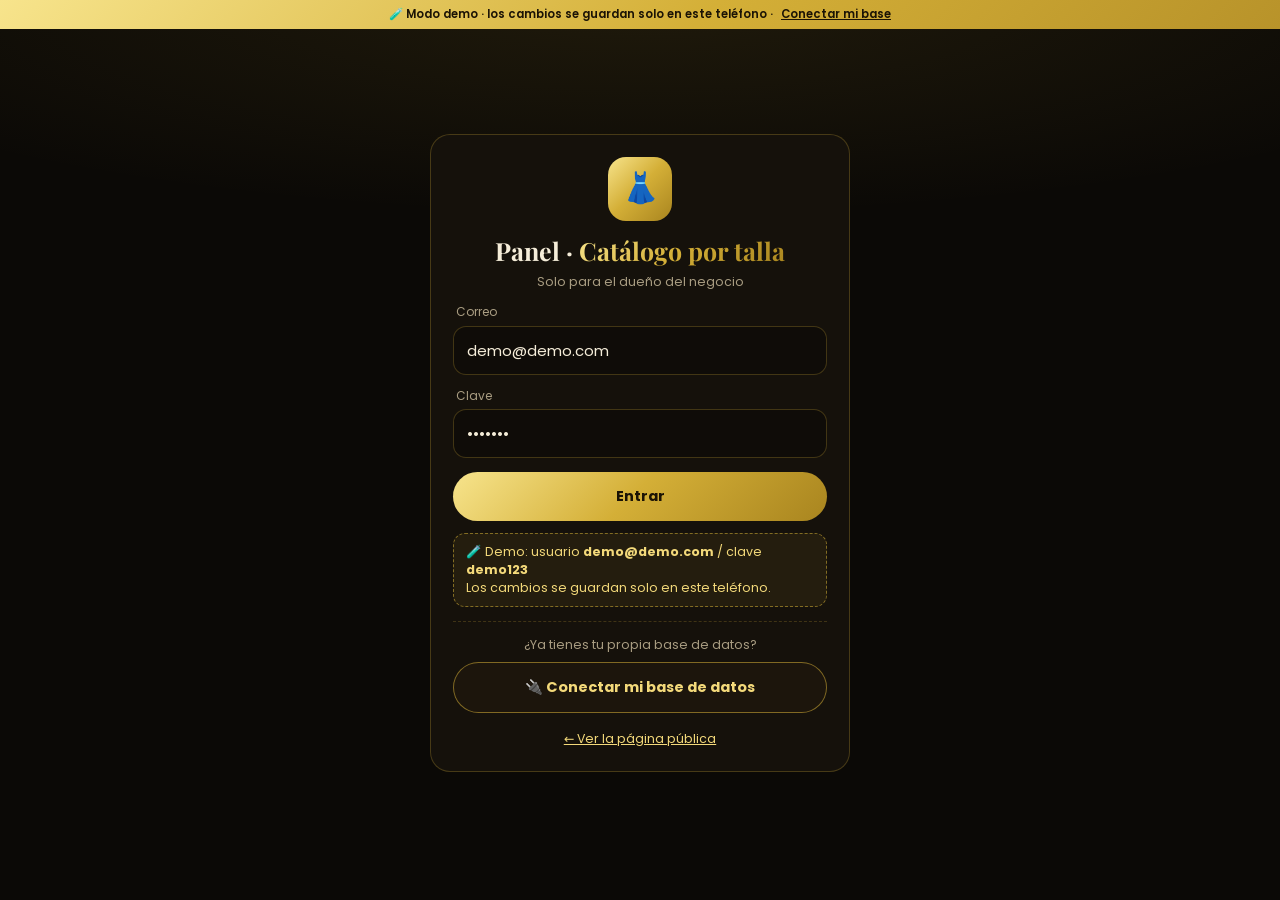
<file: catalogo-tallas/panel/index.html>
<!DOCTYPE html>
<html lang="es-VE">
<head>
<meta charset="UTF-8">
<meta name="viewport" content="width=device-width, initial-scale=1, viewport-fit=cover">
<meta name="theme-color" content="#0b0906"><meta name="robots" content="noindex">
<title>Panel · Catálogo</title>
<link rel="icon" href="../icon.png">
<link rel="preconnect" href="https://fonts.googleapis.com"><link rel="preconnect" href="https://fonts.gstatic.com" crossorigin>
<link href="https://fonts.googleapis.com/css2?family=Playfair+Display:wght@600;700;800&family=Poppins:wght@400;500;600;700&display=swap" rel="stylesheet">
<link rel="stylesheet" href="panel.css">
<style>
.ped .its{margin:8px 0 4px;font-size:13.5px}.ped .its div{display:flex;justify-content:space-between;padding:2px 0}
.ped .tot{font-family:'Playfair Display',serif;font-size:20px;color:var(--gold2);font-weight:700}
.ped.nuevo{border-color:var(--gold);box-shadow:0 0 0 3px rgba(212,175,55,.12)}
.tl{display:grid;grid-template-columns:repeat(3,1fr);gap:8px}
.tl .t{border:1px solid var(--line);border-radius:13px;padding:6px;text-align:center;background:#0f0c08}
.tl .t.on{border-color:var(--gold);background:rgba(212,175,55,.12)}
.tl .t button{width:100%;background:none;border:0;color:var(--txt);font-weight:700;font-size:15px;padding:4px 0}
.tl .t input{padding:6px;font-size:12.5px;text-align:center;border-radius:9px}
.tl .t:not(.on) input{visibility:hidden}
.th2{width:56px;height:68px;border-radius:12px;object-fit:cover;flex:0 0 56px;background:#221a10;border:1px solid var(--line)}
</style>
</head>
<body>
<div id="root"></div>
<script src="../config.js"></script>
<script src="../app.js"></script>
<script src="../nucleo.js"></script>
<script src="panel.js"></script>
<script>
(function(){
  const N = Nucleo, P = Panel, $ = N.$, $$ = N.$$, esc = N.esc;
  let CATS = [], SETS = [], PRODS = [], filtro = "activos", fcat = "";
  const money = n => N.money0(n, P.ajustes.moneda || "$");
  const hora = t => new Date(t).toLocaleString("es-VE", { day: "numeric", month: "short", hour: "numeric", minute: "2-digit" });
  const telWa = t => { let d = N.waNum(t); if (d.startsWith("0")) d = "58" + d.slice(1); else if (d.length === 10) d = "58" + d; return d; };
  const uniq = a => a.filter((x, i) => a.indexOf(x) === i);
  async function cargar(){ [SETS, CATS, PRODS] = await Promise.all([P.db.select("cat_tallas", { order: [["orden"], ["nombre"]] }), P.db.select("cat_categorias", { order: [["orden"], ["nombre"]] }), P.db.select("cat_productos", { order: [["orden"], ["nombre"]] })]); }
  async function contarNuevos(){ try { const r = await P.db.select("cat_pedidos", { eq: { estado: "nuevo" }, cols: "id", limit: 99 }); P.badge("pedidos", r.length); } catch(e) {} }

  /* ---------------- Pedidos ---------------- */
  const SIG = { nuevo: ["confirmado", "✅ Confirmar"], confirmado: ["enviado", "🚚 Enviado"], enviado: ["entregado", "📦 Entregado"] };
  async function vPedidos(v){
    const ps = await P.db.select("cat_pedidos", { order: [["creado", false]], limit: 200 });
    const lst = ps.filter(p => filtro === "todos" ? true : filtro === "activos" ? ["nuevo", "confirmado", "enviado"].includes(p.estado) : p.estado === filtro);
    P.badge("pedidos", ps.filter(p => p.estado === "nuevo").length);
    v.innerHTML = `<h2 class="t">Pedidos</h2>
      <div class="kp"><div class="k"><span>Nuevos</span><b class="gold">${ps.filter(p => p.estado === "nuevo").length}</b></div><div class="k"><span>Vendido (confirmados)</span><b>${money(ps.filter(p => ["confirmado","enviado","entregado"].includes(p.estado)).reduce((a, p) => a + Number(p.total), 0))}</b></div></div>
      <div class="flt">${[["activos","Activos"],["entregado","Entregados"],["cancelado","Cancelados"],["todos","Todos"]].map(([k,l]) => `<button class="chip ${filtro===k?"on":""}" data-f="${k}">${l}</button>`).join("")}</div>
      ${lst.map(p => `<div class="box ped ${p.estado === "nuevo" ? "nuevo" : ""}"><div class="rw"><b>#${esc(p.codigo)} · ${esc(p.cliente || "Cliente")}</b><span class="pill ${esc(p.estado)}">${esc(p.estado)}</span></div>
        <small class="mut">${hora(p.creado)}${p.telefono ? " · 📱 " + esc(p.telefono) : ""}</small>
        <div class="its">${(p.items || []).map(i => `<div><span>${i.cant} × ${esc(i.nombre)} · talla <b>${esc(i.talla)}</b></span><span class="mut">${money(i.precio * i.cant)}</span></div>`).join("")}</div>
        <div class="rw"><span class="tot">${money(p.total)}</span><div class="acts" style="margin:0">
          ${SIG[p.estado] ? `<button class="btn sm" data-e="${SIG[p.estado][0]}" data-id="${p.id}">${SIG[p.estado][1]}</button>` : ""}
          ${["nuevo","confirmado"].includes(p.estado) ? `<button class="btn sm dark" data-e="cancelado" data-id="${p.id}">✕</button>` : ""}
          ${p.telefono ? `<a class="btn sm dark" target="_blank" rel="noopener" href="https://wa.me/${telWa(p.telefono)}?text=${encodeURIComponent("Hola " + (p.cliente || "") + ", te escribimos de " + (P.ajustes.nombre || "") + " por tu pedido " + p.codigo + ".")}">💬</a>` : ""}</div></div>
      </div>`).join("") || `<div class="empty">No hay pedidos aquí todavía.<br>Cuando un cliente pida desde tu catálogo, aparecerá al instante con sonido 🔔.<br><br><a class="btn sm" href="${esc(N.ROOT)}" target="_blank" rel="noopener">Abrir catálogo ↗</a></div>`}`;
    $$("[data-f]", v).forEach(b => b.onclick = () => { filtro = b.dataset.f; vPedidos(v); });
    $$("[data-e]", v).forEach(b => b.onclick = () => P.ocupado(b, async () => {
      const ped = ps.find(x => x.id === b.dataset.id);
      if (b.dataset.e === "cancelado" && !P.confirmar("¿Cancelar este pedido?")) return;
      await P.db.update("cat_pedidos", { id: ped.id }, { estado: b.dataset.e });
      if (b.dataset.e === "confirmado") await descontar(ped);
      vPedidos(v);
    }));
  }
  /* Al confirmar, descuenta del stock (solo en tallas donde llevas stock) */
  async function descontar(ped){
    await cargar();
    for (const it of ped.items || []) {
      const p = PRODS.find(x => x.id === it.id); if (!p) continue;
      let cambio = false; const tallas = (p.tallas || []).map(t => { if (t.t === it.talla && t.stock != null) { cambio = true; return { t: t.t, stock: Math.max(0, Number(t.stock) - it.cant) }; } return t; });
      if (cambio) await P.db.update("cat_productos", { id: p.id }, { tallas });
    }
  }

  /* ---------------- Productos ---------------- */
  async function vProductos(v){
    await cargar();
    const lst = PRODS.filter(p => !fcat || p.categoria_id === fcat);
    const catNom = id => (CATS.find(c => c.id === id) || {}).nombre || "Sin categoría";
    v.innerHTML = `<div class="rw"><h2 class="t">Productos</h2><button class="btn sm" id="addP">+ Producto</button></div>
      ${CATS.length ? `<div class="flt"><button class="chip ${fcat ? "" : "on"}" data-c="">Todos (${PRODS.length})</button>${CATS.map(c => `<button class="chip ${fcat === c.id ? "on" : ""}" data-c="${c.id}">${esc(c.nombre)}</button>`).join("")}</div>` : ""}
      ${PRODS.length ? `<div class="box">${lst.map(p => { const ts = (p.tallas || []); return `<div class="it ${p.activo ? "" : "off"}">
        ${p.fotos && p.fotos[0] ? `<img class="th2" src="${esc(N.img(p.fotos[0]))}" alt="" loading="lazy">` : `<div class="th2"></div>`}
        <div class="tx"><b>${p.nuevo ? "🆕 " : ""}${esc(p.nombre)}</b><span class="pr">${money(p.precio)}</span> <small>· ${esc(catNom(p.categoria_id))}</small><br>
        <small>${ts.map(t => esc(t.t) + (t.stock != null ? `(${t.stock})` : "")).join(" · ") || "Sin tallas"}${p.activo ? "" : " · oculto"}</small></div>
        <label class="sw" title="Activo"><input type="checkbox" data-av="${p.id}" ${p.activo ? "checked" : ""}><span></span></label>
        <button class="ib" data-ep="${p.id}">✏️</button></div>`; }).join("") || `<p class="mut small">No hay productos en esta categoría.</p>`}</div>`
      : `<div class="empty">Aún no tienes productos.<br><br><button class="btn sm" id="seed">✨ Cargar catálogo de ejemplo</button><br><small>Primero crea categorías y tallas, o carga el ejemplo y edítalo.</small></div>`}`;
    $("#addP").onclick = () => editarProd(null);
    $$("[data-c]", v).forEach(b => b.onclick = () => { fcat = b.dataset.c; vProductos(v); });
    $$("[data-ep]", v).forEach(b => b.onclick = () => editarProd(PRODS.find(p => p.id === b.dataset.ep)));
    $$("[data-av]", v).forEach(i => i.onchange = async () => { try { await P.db.update("cat_productos", { id: i.dataset.av }, { activo: i.checked }); N.toast(i.checked ? "✓ Visible en el catálogo" : "Oculto del catálogo"); vProductos(v); } catch(e) { N.toast("⚠️ " + e.message); } });
    const sd = $("#seed"); if (sd) sd.onclick = () => P.ocupado(sd, async () => {
      const S = N.APP.seed;
      for (const t of S.cat_tallas) await P.db.upsert("cat_tallas", t);
      for (const c of S.cat_categorias) await P.db.upsert("cat_categorias", c);
      for (const p of S.cat_productos) await P.db.upsert("cat_productos", p);
      if (!P.ajustes.nombre) await P.guardarAjustes(S.cat_ajustes[0].datos);
      N.toast("✓ Catálogo de ejemplo cargado"); P.refrescarTop(); vProductos(v);
    });
  }
  function editarProd(p){
    const nuevo = !p;
    p = p || { id: N.uid(), nombre: "", descripcion: "", precio: "", categoria_id: fcat || (CATS[0] ? CATS[0].id : null), tallas: [], fotos: [], nuevo: true, activo: true, orden: PRODS.length + 1 };
    const tl = {}; (p.tallas || []).forEach(t => tl[t.t] = { on: true, stock: t.stock });
    let fotos = (p.fotos || []).slice(), quitadas = [], nuevas = [];
    const setDe = cid => { const c = CATS.find(x => x.id === cid); const s = c && SETS.find(x => x.id === c.tallas_id); return s ? s.tallas : []; };
    P.modal(`<h3>${nuevo ? "Nuevo producto" : "Editar producto"}</h3>
      ${P.campo("pN", "Nombre", p.nombre, 'maxlength="80" placeholder="Ej: Vestido rojo floral"')}
      <label for="pD">Descripción (opcional)</label><textarea id="pD" maxlength="400" rows="2">${esc(p.descripcion || "")}</textarea>
      <div class="row"><div>${P.campo("pP", "Precio", p.precio, 'type="number" step="0.01" min="0" inputmode="decimal"')}</div>
        <div><label for="pC">Categoría</label><select id="pC"><option value="">Sin categoría</option>${CATS.map(c => `<option value="${c.id}" ${c.id === p.categoria_id ? "selected" : ""}>${esc(c.nombre)}</option>`).join("")}</select></div></div>
      <label>Tallas disponibles <span class="mut">(toca para activar · stock opcional, vacío = sin control)</span></label><div class="tl" id="pT"></div>
      <div class="row" style="margin-top:8px"><input id="pTx" maxlength="8" placeholder="Otra talla (ej: Única, 42)"><button class="btn sm dark" id="pTa" style="flex:0 0 auto">+ Agregar</button></div>
      <label>Fotos (hasta 8 · se comprimen solas a WebP)</label><div class="fotos" id="pFs"></div>
      <input type="file" id="pF" accept="image/*" multiple style="margin-top:8px">
      ${P.sw("pNv", p.nuevo, "Etiqueta “Nuevo”")}${P.sw("pA", p.activo, "Visible en el catálogo")}
      <button class="btn full" id="pG">Guardar producto</button>
      ${nuevo ? "" : `<button class="btn red full" id="pB" style="margin-top:8px">Eliminar producto</button>`}`, m => {
      const pintarT = () => {
        const lista = uniq(setDe(P.v("pC")).concat(Object.keys(tl)));
        $("#pT", m).innerHTML = lista.map(t => { const x = tl[t] || {}; return `<div class="t ${x.on ? "on" : ""}" data-t="${esc(t)}"><button type="button">${esc(t)}</button><input type="number" min="0" inputmode="numeric" placeholder="stock" value="${x.stock == null ? "" : x.stock}"></div>`; }).join("") || `<p class="mut small">Elige una categoría con juego de tallas o agrega tallas a mano.</p>`;
        $$("#pT .t", m).forEach(el => {
          el.querySelector("button").onclick = () => { const t = el.dataset.t; tl[t] = tl[t] || { stock: null }; tl[t].on = !tl[t].on; pintarT(); };
          el.querySelector("input").oninput = e => { const t = el.dataset.t; tl[t] = tl[t] || { on: true }; tl[t].stock = e.target.value === "" ? null : Math.max(0, parseInt(e.target.value, 10) || 0); };
        });
      };
      const pintarF = () => {
        $("#pFs", m).innerHTML = fotos.map((u, i) => `<div class="f"><img src="${esc(N.img(u))}" alt=""><button type="button" data-qf="${i}">×</button></div>`).join("") + nuevas.map((f, i) => `<div class="f"><img src="${URL.createObjectURL(f)}" alt=""><button type="button" data-qn="${i}">×</button></div>`).join("");
        $$("[data-qf]", m).forEach(b => b.onclick = () => { quitadas.push(fotos[+b.dataset.qf]); fotos.splice(+b.dataset.qf, 1); pintarF(); });
        $$("[data-qn]", m).forEach(b => b.onclick = () => { nuevas.splice(+b.dataset.qn, 1); pintarF(); });
      };
      pintarT(); pintarF();
      $("#pC", m).onchange = pintarT;
      $("#pTa", m).onclick = () => { const t = P.v("pTx").toUpperCase(); if (!t) return; tl[t] = { on: true, stock: null }; $("#pTx", m).value = ""; pintarT(); };
      $("#pF", m).onchange = e => { nuevas = nuevas.concat(Array.from(e.target.files || [])).slice(0, Math.max(0, 8 - fotos.length)); e.target.value = ""; pintarF(); };
      $("#pG", m).onclick = e => P.ocupado(e.currentTarget, async () => {
        const nombre = P.v("pN"); if (!nombre) return N.toast("Escribe el nombre");
        const tallas = Object.keys(tl).filter(t => tl[t].on).map(t => ({ t, stock: tl[t].stock == null ? null : tl[t].stock }));
        if (!tallas.length) return N.toast("Activa al menos una talla");
        const subidas = []; for (const f of nuevas) subidas.push(await P.db.upload(await N.comprimir(f)));
        const row = { id: p.id, nombre, descripcion: P.v("pD"), precio: Math.max(0, P.num("pP")), categoria_id: P.v("pC") || null, tallas, fotos: fotos.concat(subidas).slice(0, 8), nuevo: P.v("pNv"), activo: P.v("pA"), orden: p.orden };
        if (nuevo) await P.db.insert("cat_productos", row); else await P.db.update("cat_productos", { id: p.id }, row);
        quitadas.forEach(u => P.db.removeFile(u));
        P.cerrar(); P.refrescar(); N.toast("✓ Producto guardado");
      });
      const bb = $("#pB", m); if (bb) bb.onclick = e => P.ocupado(e.currentTarget, async () => {
        if (!P.confirmar("¿Eliminar “" + p.nombre + "”?")) return;
        await P.db.remove("cat_productos", { id: p.id }); (p.fotos || []).forEach(u => P.db.removeFile(u)); P.cerrar(); P.refrescar();
      });
    });
  }

  /* ---------------- Categorías y juegos de tallas ---------------- */
  async function vCategorias(v){
    await cargar();
    const setNom = id => (SETS.find(s => s.id === id) || {}).nombre || "—";
    v.innerHTML = `<h2 class="t">Categorías y <span class="gold">tallas</span></h2>
      <div class="box"><div class="rw"><h3 style="margin:0">Categorías</h3><button class="btn sm" id="addC">+ Categoría</button></div>
        ${CATS.map((c, i) => `<div class="it"><div class="tx"><b>${esc(c.nombre)}</b><small>Tallas: ${esc(setNom(c.tallas_id))} · ${PRODS.filter(p => p.categoria_id === c.id).length} productos</small></div>
        <button class="ib" data-up="${i}" ${i ? "" : "disabled"}>▲</button><button class="ib" data-ec="${c.id}">✏️</button></div>`).join("") || `<p class="mut small" style="margin-top:8px">Ej: Camisas, Vestidos, Zapatos.</p>`}</div>
      <div class="box"><div class="rw"><h3 style="margin:0">Juegos de tallas</h3><button class="btn sm" id="addT">+ Juego</button></div>
        <p class="mut small" style="margin-top:6px">Ej: “Ropa” = S, M, L, XL · “Calzado” = 36 al 41. Cada categoría usa un juego.</p>
        ${SETS.map(s => `<div class="it"><div class="tx"><b>${esc(s.nombre)}</b><small>${(s.tallas || []).map(esc).join(" · ")}</small></div><button class="ib" data-et="${s.id}">✏️</button></div>`).join("") || ""}</div>`;
    $("#addC").onclick = () => editarCat(null); $("#addT").onclick = () => editarSet(null);
    $$("[data-ec]", v).forEach(b => b.onclick = () => editarCat(CATS.find(c => c.id === b.dataset.ec)));
    $$("[data-et]", v).forEach(b => b.onclick = () => editarSet(SETS.find(s => s.id === b.dataset.et)));
    $$("[data-up]", v).forEach(b => b.onclick = () => P.ocupado(b, async () => { const i = +b.dataset.up, l = CATS.slice(); [l[i - 1], l[i]] = [l[i], l[i - 1]]; await Promise.all(l.map((c, k) => c.orden === k + 1 ? null : P.db.update("cat_categorias", { id: c.id }, { orden: k + 1 }))); vCategorias(v); }));
  }
  function editarCat(c){
    const nuevo = !c; c = c || { id: N.uid(), nombre: "", tallas_id: SETS[0] ? SETS[0].id : null, orden: CATS.length + 1 };
    P.modal(`<h3>${nuevo ? "Nueva categoría" : "Editar categoría"}</h3>${P.campo("cN", "Nombre", c.nombre, 'maxlength="40"')}
      <label for="cT">Juego de tallas</label><select id="cT"><option value="">Ninguno</option>${SETS.map(s => `<option value="${s.id}" ${s.id === c.tallas_id ? "selected" : ""}>${esc(s.nombre)} (${(s.tallas || []).join(", ")})</option>`).join("")}</select>
      <button class="btn full" id="cG">Guardar</button>${nuevo ? "" : `<button class="btn red full" id="cB" style="margin-top:8px">Eliminar categoría</button><p class="mut small" style="margin-top:6px">Sus productos quedan “sin categoría”.</p>`}`, m => {
      $("#cG", m).onclick = e => P.ocupado(e.currentTarget, async () => { const nombre = P.v("cN"); if (!nombre) return N.toast("Escribe un nombre");
        const row = { id: c.id, nombre, tallas_id: P.v("cT") || null, orden: c.orden };
        if (nuevo) await P.db.insert("cat_categorias", row); else await P.db.update("cat_categorias", { id: c.id }, row); P.cerrar(); P.refrescar(); });
      const bb = $("#cB", m); if (bb) bb.onclick = e => P.ocupado(e.currentTarget, async () => { if (!P.confirmar("¿Eliminar la categoría?")) return; await P.db.remove("cat_categorias", { id: c.id });
        if (P.db.modo === "demo") for (const p of PRODS.filter(p => p.categoria_id === c.id)) await P.db.update("cat_productos", { id: p.id }, { categoria_id: null }); P.cerrar(); P.refrescar(); });
    });
  }
  function editarSet(s){
    const nuevo = !s; s = s || { id: N.uid(), nombre: "", tallas: [], orden: SETS.length + 1 };
    P.modal(`<h3>${nuevo ? "Nuevo juego de tallas" : "Editar juego de tallas"}</h3>${P.campo("tN", "Nombre", s.nombre, 'maxlength="40" placeholder="Ej: Ropa"')}
      ${P.campo("tL", "Tallas separadas por coma", (s.tallas || []).join(", "), 'placeholder="S, M, L, XL"')}
      <button class="btn full" id="tG">Guardar</button>${nuevo ? "" : `<button class="btn red full" id="tB" style="margin-top:8px">Eliminar juego</button>`}`, m => {
      $("#tG", m).onclick = e => P.ocupado(e.currentTarget, async () => { const nombre = P.v("tN"), tallas = uniq(P.v("tL").split(/[,;]+/).map(x => x.trim().toUpperCase()).filter(Boolean)).slice(0, 30);
        if (!nombre || !tallas.length) return N.toast("Escribe el nombre y al menos una talla");
        const row = { id: s.id, nombre, tallas, orden: s.orden };
        if (nuevo) await P.db.insert("cat_tallas", row); else await P.db.update("cat_tallas", { id: s.id }, row); P.cerrar(); P.refrescar(); });
      const bb = $("#tB", m); if (bb) bb.onclick = e => P.ocupado(e.currentTarget, async () => { if (!P.confirmar("¿Eliminar este juego de tallas?")) return; await P.db.remove("cat_tallas", { id: s.id });
        if (P.db.modo === "demo") for (const c of CATS.filter(c => c.tallas_id === s.id)) await P.db.update("cat_categorias", { id: c.id }, { tallas_id: null }); P.cerrar(); P.refrescar(); });
    });
  }

  /* ---------------- Ajustes ---------------- */
  async function vAjustes(v){
    const S = P.ajustes;
    v.innerHTML = `<h2 class="t">Ajustes de la <span class="gold">tienda</span></h2><div class="box">
      ${P.campo("aN", "Nombre de la tienda", S.nombre, 'maxlength="60"')}
      ${P.campo("aS", "Debajo del nombre", S.subtitulo, 'maxlength="40" placeholder="Ropa · Calzado"')}
      ${P.campo("aL", "Frase del banner", S.lema, 'maxlength="90"')}
      ${P.campo("aI", "Insignia del banner", S.insignia, 'maxlength="24" placeholder="Temporada 2026"')}
      ${P.campo("aW", "WhatsApp que recibe los pedidos", S.whatsapp, 'inputmode="tel" placeholder="584141234567 (58 + número, sin +)"')}
      ${P.campo("aE", "Texto de envíos y pagos", S.envios, 'maxlength="120" placeholder="🚚 Envíos a toda Venezuela · Pago móvil, Zelle o efectivo"')}
      ${P.campo("aM", "Símbolo de moneda (ej. $ o Bs.)", S.moneda || "$", 'maxlength="5"')}
      ${P.foto("aLg", "Logo (cuadrado)", S.logo, true)}
      ${P.foto("aB", "Banner", S.banner)}
      <button class="btn full fijo" id="aG">Guardar ajustes</button></div>`;
    $("#aG").onclick = e => P.ocupado(e.currentTarget, async () => {
      const w = N.waNum(P.v("aW")); if (w && w.length < 10) return N.toast("Revisa el WhatsApp: 58 + número (ej: 584141234567)");
      const logo = await P.leerFoto("aLg"), banner = await P.leerFoto("aB");
      await P.guardarAjustes({ nombre: P.v("aN"), subtitulo: P.v("aS"), lema: P.v("aL"), insignia: P.v("aI"), whatsapp: w, envios: P.v("aE"), moneda: P.v("aM") || "$", logo, banner });
      N.toast("✓ Ajustes guardados"); P.refrescarTop(); vAjustes(v);
    });
  }

  P.iniciar({
    tablaCheck: "cat_productos",
    async alEntrar(){
      await P.cargarAjustes();
      P.db.subscribe("cat_pedidos", ev => {
        if (ev.tipo === "insert" && ev.row) N.notify("🔔 Nuevo pedido", (ev.row.cliente || "") + " · " + N.money0(ev.row.total, P.ajustes.moneda || "$"));
        if (P.tab === "pedidos") { const v = $("#v"); if (v && !$("#modal")) vPedidos(v); } else contarNuevos();
      });
      contarNuevos();
    },
    tabs: [
      { id: "pedidos", ic: "🧾", lbl: "Pedidos", render: vPedidos },
      { id: "productos", ic: "👗", lbl: "Productos", render: vProductos },
      { id: "categorias", ic: "🏷️", lbl: "Categorías", render: vCategorias },
      { id: "ajustes", ic: "⚙️", lbl: "Ajustes", render: vAjustes }
    ]
  });
})();
</script>
</body>
</html>
</file>
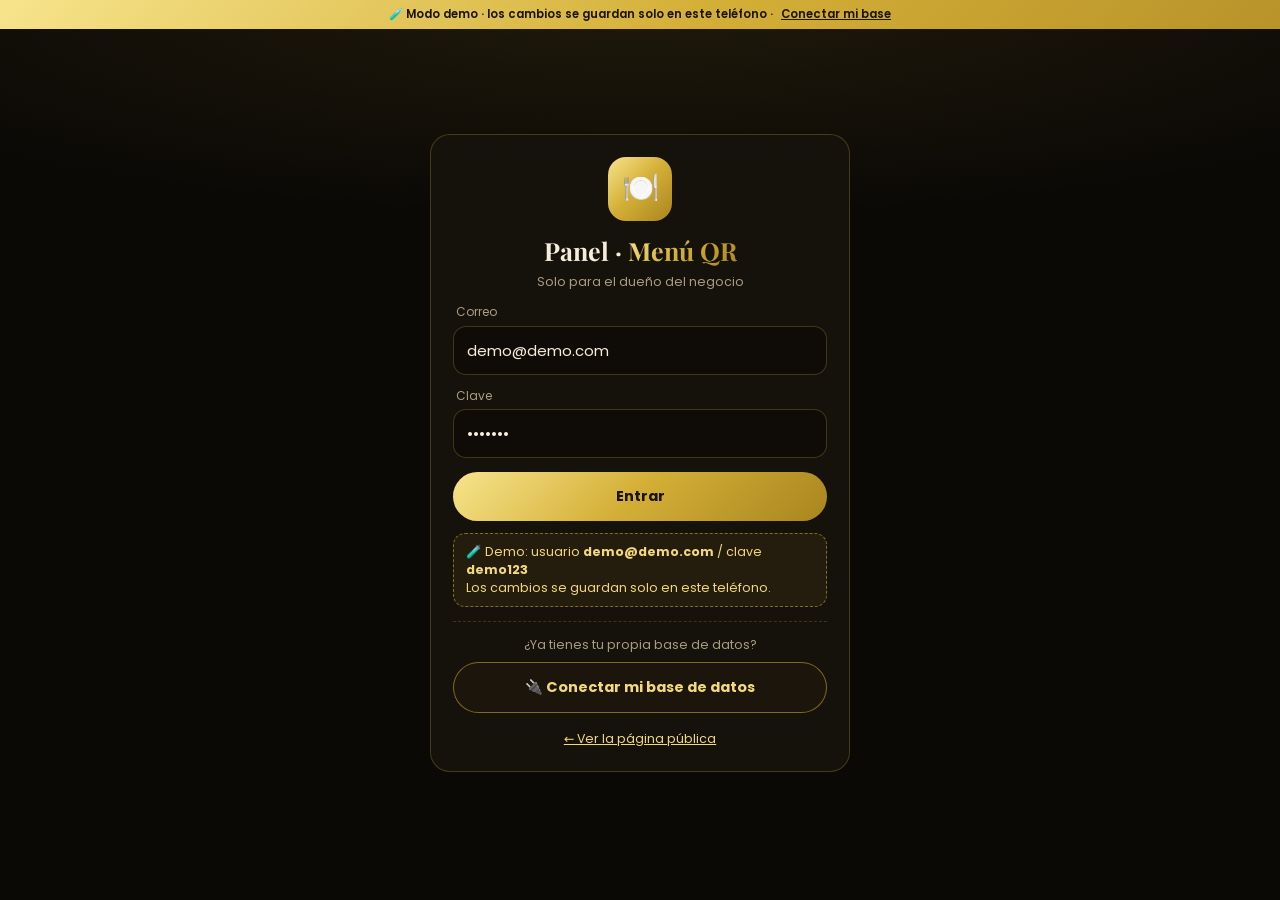
<file: menu-qr/panel/index.html>
<!DOCTYPE html>
<html lang="es-VE">
<head>
<meta charset="UTF-8">
<meta name="viewport" content="width=device-width, initial-scale=1, viewport-fit=cover">
<meta name="theme-color" content="#0b0906"><meta name="robots" content="noindex">
<title>Panel · Menú QR</title>
<link rel="icon" href="../icon.png">
<link rel="preconnect" href="https://fonts.googleapis.com"><link rel="preconnect" href="https://fonts.gstatic.com" crossorigin>
<link href="https://fonts.googleapis.com/css2?family=Playfair+Display:wght@600;700;800&family=Poppins:wght@400;500;600;700&display=swap" rel="stylesheet">
<link rel="stylesheet" href="panel.css">
<style>
.ped .its{margin:8px 0 4px;font-size:13.5px}
.ped .its div{display:flex;justify-content:space-between;padding:2px 0}
.ped .tot{font-family:'Playfair Display',serif;font-size:20px;color:var(--gold2);font-weight:700}
.ped.nuevo{border-color:var(--gold);box-shadow:0 0 0 3px rgba(212,175,55,.12)}
.qrs{display:grid;grid-template-columns:1fr 1fr;gap:10px}
.qc{background:#fff;color:#111;border-radius:16px;padding:12px 10px;text-align:center;border:2px solid var(--gold)}
.qc .q{display:flex;justify-content:center;margin:6px 0}
.qc .q img,.qc .q canvas{width:120px!important;height:120px!important}
.qc b{font-family:'Playfair Display',serif;font-size:18px;display:block}
.qc small{font-size:10.5px;color:#555;display:block}
@media print{
  body{background:#fff!important}
  body *{visibility:hidden}
  #printArea,#printArea *{visibility:visible}
  #printArea{position:absolute;left:0;top:0;width:100%}
  .qrs{grid-template-columns:repeat(3,1fr);gap:8mm}
  .qc{break-inside:avoid;border:1.5px solid #000}
}
</style>
</head>
<body>
<div id="root"></div>
<script src="../config.js"></script>
<script src="../app.js"></script>
<script src="../nucleo.js"></script>
<script src="panel.js"></script>
<script>
(function(){
  const N = Nucleo, P = Panel, $ = N.$, $$ = N.$$, esc = N.esc;
  let CATS = [], PRODS = [], filtro = "activos";
  const money = n => N.money(n, P.ajustes.moneda || "$");
  const hora = t => new Date(t).toLocaleString("es-VE", { day: "numeric", month: "short", hour: "numeric", minute: "2-digit" });
  const publicoURL = mesa => N.ROOT + (mesa ? "?mesa=" + encodeURIComponent(mesa) : "");

  async function cargarMenu(){
    [CATS, PRODS] = await Promise.all([
      P.db.select("mqr_categorias", { order: [["orden"], ["nombre"]] }),
      P.db.select("mqr_productos", { order: [["orden"], ["nombre"]] })
    ]);
  }
  async function contarNuevos(){
    try { const r = await P.db.select("mqr_pedidos", { eq: { estado: "nuevo" }, cols: "id", limit: 99 }); P.badge("pedidos", r.length); } catch(e) {}
  }

  /* ---------------- Pedidos (tiempo real) ---------------- */
  async function vPedidos(v){
    const ps = await P.db.select("mqr_pedidos", { order: [["creado", false]], limit: 150 });
    const lst = ps.filter(p => filtro === "todos" ? true : filtro === "activos" ? (p.estado === "nuevo" || p.estado === "preparando") : p.estado === filtro);
    const n = e => ps.filter(p => p.estado === e).length;
    P.badge("pedidos", n("nuevo"));
    v.innerHTML = `<h2 class="t">Pedidos <span class="gold">en vivo</span></h2>
      <div class="kp"><div class="k"><span>Nuevos</span><b class="gold">${n("nuevo")}</b></div><div class="k"><span>Preparando</span><b>${n("preparando")}</b></div></div>
      <div class="flt">${[["activos","Activos"],["entregado","Entregados"],["cancelado","Cancelados"],["todos","Todos"]].map(([k,l]) => `<button class="chip ${filtro===k?"on":""}" data-f="${k}">${l}</button>`).join("")}</div>
      ${lst.map(p => `<div class="box ped ${p.estado === "nuevo" ? "nuevo" : ""}">
        <div class="rw"><b>#${esc(p.codigo)} · Mesa ${esc(p.mesa)}</b><span class="pill ${esc(p.estado)}">${esc(p.estado)}</span></div>
        <small class="mut">${hora(p.creado)}</small>
        <div class="its">${(p.items || []).map(i => `<div><span>${i.cant} × ${esc(i.nombre)}</span><span class="mut">${money(i.precio * i.cant)}</span></div>`).join("")}</div>
        ${p.nota ? `<p class="small" style="color:var(--gold2)">📝 ${esc(p.nota)}</p>` : ""}
        <div class="rw" style="margin-top:6px"><span class="tot">${money(p.total)}</span>
        <div class="acts" style="margin:0">${p.estado === "nuevo" ? `<button class="btn sm" data-e="preparando" data-id="${p.id}">👨‍🍳 Preparando</button>` : ""}${p.estado === "preparando" ? `<button class="btn sm" data-e="entregado" data-id="${p.id}">✅ Entregado</button>` : ""}${p.estado === "nuevo" || p.estado === "preparando" ? `<button class="btn sm dark" data-e="cancelado" data-id="${p.id}">✕</button>` : ""}</div></div>
      </div>`).join("") || `<div class="empty">No hay pedidos aquí todavía.<br>Abre el menú público en otro teléfono y haz un pedido de prueba: aparecerá al instante con sonido 🔔.<br><br><a class="btn sm" href="${esc(publicoURL(1))}" target="_blank" rel="noopener">Abrir menú (mesa 1) ↗</a></div>`}`;
    $$("[data-f]", v).forEach(b => b.onclick = () => { filtro = b.dataset.f; vPedidos(v); });
    $$("[data-e]", v).forEach(b => b.onclick = () => P.ocupado(b, async () => {
      if (b.dataset.e === "cancelado" && !P.confirmar("¿Cancelar este pedido?")) return;
      await P.db.update("mqr_pedidos", { id: b.dataset.id }, { estado: b.dataset.e }); vPedidos(v);
    }));
  }

  /* ---------------- Menú: categorías y productos ---------------- */
  async function vMenu(v){
    await cargarMenu();
    const catNom = id => (CATS.find(c => c.id === id) || {}).nombre || "Sin categoría";
    const grupos = CATS.map(c => ({ c, ps: PRODS.filter(p => p.categoria_id === c.id) }));
    const sinCat = PRODS.filter(p => !CATS.some(c => c.id === p.categoria_id));
    if (sinCat.length) grupos.push({ c: { id: "", nombre: "Sin categoría" }, ps: sinCat });
    v.innerHTML = `<h2 class="t">Tu <span class="gold">menú</span></h2>
      <div class="box"><div class="rw"><h3 style="margin:0">Categorías</h3><button class="btn sm" id="addC">+ Categoría</button></div>
        ${CATS.map((c, i) => `<div class="it ${c.activo ? "" : "off"}"><div class="tx"><b>${esc(c.nombre)}</b><small>${PRODS.filter(p => p.categoria_id === c.id).length} productos${c.activo ? "" : " · oculta"}</small></div>
          <button class="ib" data-up="${i}" title="Subir" ${i ? "" : "disabled"}>▲</button><button class="ib" data-dn="${i}" title="Bajar" ${i < CATS.length - 1 ? "" : "disabled"}>▼</button><button class="ib" data-ec="${c.id}" title="Editar">✏️</button></div>`).join("") || `<p class="mut small" style="margin-top:8px">Crea tu primera categoría (ej: Arepas, Bebidas).</p>`}
      </div>
      <div class="rw" style="margin:18px 2px 10px"><h3 style="font-size:20px">Productos</h3><button class="btn sm" id="addP">+ Producto</button></div>
      ${PRODS.length ? grupos.filter(g => g.ps.length).map(g => `<div class="box"><h3>${esc(g.c.nombre)}</h3>${g.ps.map(p => `<div class="it ${p.disponible ? "" : "off"}">
          ${p.foto ? `<img class="th" src="${esc(N.img(p.foto))}" alt="" loading="lazy">` : `<div class="th"></div>`}
          <div class="tx"><b>${esc(p.nombre)}</b><span class="pr">${money(p.precio)}</span> <small>${p.disponible ? "" : "· agotado"}</small></div>
          <label class="sw" title="Disponible"><input type="checkbox" data-av="${p.id}" ${p.disponible ? "checked" : ""}><span></span></label>
          <button class="ib" data-ep="${p.id}" title="Editar">✏️</button></div>`).join("")}</div>`).join("")
        : `<div class="empty">Aún no tienes productos.<br><br><button class="btn sm" id="seed">✨ Cargar menú de ejemplo</button><br><small>Luego puedes editarlo o borrarlo.</small></div>`}`;
    $("#addC").onclick = () => editarCat(null);
    $("#addP").onclick = () => editarProd(null);
    $$("[data-ec]", v).forEach(b => b.onclick = () => editarCat(CATS.find(c => c.id === b.dataset.ec)));
    $$("[data-ep]", v).forEach(b => b.onclick = () => editarProd(PRODS.find(p => p.id === b.dataset.ep)));
    $$("[data-av]", v).forEach(i => i.onchange = async () => { try { await P.db.update("mqr_productos", { id: i.dataset.av }, { disponible: i.checked }); N.toast(i.checked ? "✓ Disponible" : "Marcado como agotado"); vMenu(v); } catch(e) { N.toast("⚠️ " + e.message); } });
    const mover = async (i, d) => { const a = CATS[i], b = CATS[i + d]; if (!a || !b) return; const lst = CATS.slice(); lst[i] = b; lst[i + d] = a;
      await Promise.all(lst.map((c, k) => c.orden === k + 1 ? null : P.db.update("mqr_categorias", { id: c.id }, { orden: k + 1 }))); vMenu(v); };
    $$("[data-up]", v).forEach(b => b.onclick = () => mover(+b.dataset.up, -1).catch(e => N.toast("⚠️ " + e.message)));
    $$("[data-dn]", v).forEach(b => b.onclick = () => mover(+b.dataset.dn, 1).catch(e => N.toast("⚠️ " + e.message)));
    const sd = $("#seed"); if (sd) sd.onclick = () => P.ocupado(sd, async () => {
      const S = N.APP.seed;
      for (const c of S.mqr_categorias) await P.db.upsert("mqr_categorias", c);
      for (const p of S.mqr_productos) await P.db.upsert("mqr_productos", p);
      if (!P.ajustes.nombre) await P.guardarAjustes(S.mqr_ajustes[0].datos);
      N.toast("✓ Menú de ejemplo cargado"); vMenu(v); P.refrescarTop();
    });
  }
  function editarCat(c){
    const nuevo = !c; c = c || { id: N.uid(), nombre: "", activo: true, orden: CATS.length + 1 };
    P.modal(`<h3>${nuevo ? "Nueva categoría" : "Editar categoría"}</h3>
      ${P.campo("cN", "Nombre", c.nombre, 'maxlength="60" placeholder="Ej: Arepas"')}
      ${P.sw("cA", c.activo, "Visible en el menú")}
      <button class="btn full" id="cG">Guardar</button>
      ${nuevo ? "" : `<button class="btn red full" id="cB" style="margin-top:8px">Eliminar categoría</button><p class="mut small" style="margin-top:6px">Sus productos quedan “sin categoría”, no se borran.</p>`}`, m => {
      $("#cG", m).onclick = e => P.ocupado(e.currentTarget, async () => {
        const nombre = P.v("cN"); if (!nombre) return N.toast("Escribe un nombre");
        const row = { id: c.id, nombre, activo: P.v("cA"), orden: c.orden };
        if (nuevo) await P.db.insert("mqr_categorias", row); else await P.db.update("mqr_categorias", { id: c.id }, row);
        P.cerrar(); P.refrescar(); N.toast("✓ Guardado");
      });
      const bb = $("#cB", m); if (bb) bb.onclick = e => P.ocupado(e.currentTarget, async () => {
        if (!P.confirmar("¿Eliminar la categoría “" + c.nombre + "”?")) return;
        await P.db.remove("mqr_categorias", { id: c.id });
        if (P.db.modo === "demo") for (const p of PRODS.filter(p => p.categoria_id === c.id)) await P.db.update("mqr_productos", { id: p.id }, { categoria_id: null });
        P.cerrar(); P.refrescar();
      });
    });
  }
  function editarProd(p){
    const nuevo = !p; p = p || { id: N.uid(), nombre: "", descripcion: "", precio: "", categoria_id: CATS[0] ? CATS[0].id : null, etiqueta: "", foto: "", disponible: true, orden: PRODS.length + 1 };
    P.modal(`<h3>${nuevo ? "Nuevo producto" : "Editar producto"}</h3>
      ${P.campo("pN", "Nombre", p.nombre, 'maxlength="80" placeholder="Ej: Reina pepiada"')}
      <label for="pD">Descripción</label><textarea id="pD" maxlength="300" rows="2" placeholder="Ingredientes o detalle corto">${esc(p.descripcion || "")}</textarea>
      <div class="row"><div>${P.campo("pP", "Precio", p.precio, 'type="number" step="0.01" min="0" inputmode="decimal"')}</div><div>${P.campo("pE", "Etiqueta (opcional)", p.etiqueta, 'maxlength="20" placeholder="Nueva, Favorita…"')}</div></div>
      <label for="pC">Categoría</label><select id="pC"><option value="">Sin categoría</option>${CATS.map(c => `<option value="${c.id}" ${c.id === p.categoria_id ? "selected" : ""}>${esc(c.nombre)}</option>`).join("")}</select>
      ${P.foto("pF", "Foto (se comprime sola a WebP liviano)", p.foto)}
      ${P.sw("pA", p.disponible, "Disponible (si lo apagas, sale del menú)")}
      <button class="btn full" id="pG">Guardar producto</button>
      ${nuevo ? "" : `<button class="btn red full" id="pB" style="margin-top:8px">Eliminar producto</button>`}`, m => {
      $("#pG", m).onclick = e => P.ocupado(e.currentTarget, async () => {
        const nombre = P.v("pN"); if (!nombre) return N.toast("Escribe el nombre");
        const foto = await P.leerFoto("pF");
        const row = { id: p.id, nombre, descripcion: P.v("pD"), precio: Math.max(0, P.num("pP")), etiqueta: P.v("pE"), categoria_id: P.v("pC") || null, foto, disponible: P.v("pA"), orden: p.orden };
        if (nuevo) await P.db.insert("mqr_productos", row); else await P.db.update("mqr_productos", { id: p.id }, row);
        if (!nuevo && p.foto && p.foto !== foto) P.db.removeFile(p.foto);
        P.cerrar(); P.refrescar(); N.toast("✓ Producto guardado");
      });
      const bb = $("#pB", m); if (bb) bb.onclick = e => P.ocupado(e.currentTarget, async () => {
        if (!P.confirmar("¿Eliminar “" + p.nombre + "”?")) return;
        await P.db.remove("mqr_productos", { id: p.id }); P.db.removeFile(p.foto); P.cerrar(); P.refrescar();
      });
    });
  }

  /* ---------------- Mesas y códigos QR ---------------- */
  async function vMesas(v){
    const n = Math.max(1, Math.min(100, parseInt(P.ajustes.mesas, 10) || 10));
    v.innerHTML = `<h2 class="t">Mesas y <span class="gold">códigos QR</span></h2>
      <div class="box"><div class="row"><div>${P.campo("mN", "Número de mesas", n, 'type="number" min="1" max="100" inputmode="numeric"')}</div><div style="flex:0 0 auto;padding-top:24px"><button class="btn" id="mG">Guardar</button></div></div>
      <p class="mut small" style="margin-top:10px">Cada QR abre tu menú con el número de mesa, así el pedido llega con la mesa correcta. Imprime la hoja y pega cada código en su mesa.</p>
      <button class="btn full" id="mPr">🖨️ Imprimir hoja de QR</button></div>
      <div id="printArea"><div class="qrs">${Array.from({ length: n }, (_, i) => `<div class="qc"><b>Mesa ${i + 1}</b><div class="q" data-u="${esc(publicoURL(i + 1))}"></div><small>Escanea y pide · ${esc(P.ajustes.nombre || "")}</small></div>`).join("")}</div></div>
      <p class="mut small" style="margin:14px 2px">Enlace de la mesa 1: <a href="${esc(publicoURL(1))}" target="_blank" rel="noopener">${esc(publicoURL(1))}</a></p>`;
    $("#mG").onclick = e => P.ocupado(e.currentTarget, async () => { await P.guardarAjustes({ mesas: Math.max(1, Math.min(100, parseInt(P.v("mN"), 10) || 1)) }); N.toast("✓ Guardado"); vMesas(v); });
    $("#mPr").onclick = () => window.print();
    try { await N.loadScript("https://cdnjs.cloudflare.com/ajax/libs/qrcodejs/1.0.0/qrcode.min.js"); } catch(e) { N.toast("No se pudo cargar el generador de QR"); return; }
    $$(".q[data-u]", v).forEach(el => { try { new QRCode(el, { text: el.dataset.u, width: 240, height: 240, colorDark: "#0b0906", colorLight: "#ffffff", correctLevel: QRCode.CorrectLevel.M }); } catch(e) {} });
  }

  /* ---------------- Ajustes del negocio ---------------- */
  async function vAjustes(v){
    const S = P.ajustes;
    v.innerHTML = `<h2 class="t">Ajustes del <span class="gold">negocio</span></h2>
      <div class="box">${P.sw("aA", S.abierto !== false, "<b>Abierto</b> · recibiendo pedidos")}</div>
      <div class="box">
        ${P.campo("aN", "Nombre del negocio", S.nombre, 'maxlength="60"')}
        ${P.campo("aL", "Frase corta", S.lema, 'maxlength="80" placeholder="Ej: Sabor andino desde 1998"')}
        ${P.campo("aC", "Ciudad o dirección", S.ciudad, 'maxlength="80"')}
        ${P.campo("aH", "Horario", S.horario, 'maxlength="80" placeholder="Lun a Dom · 7:00 am – 10:00 pm"')}
        ${P.campo("aW", "WhatsApp que recibe los pedidos", S.whatsapp, 'inputmode="tel" placeholder="584141234567 (58 + número, sin +)"')}
        <div class="row"><div>${P.campo("aM", "Símbolo de moneda (ej. $ o Bs.)", S.moneda || "$", 'maxlength="5"')}</div><div>${P.campo("aP", "Prefijo de pedido", S.prefijo || "P", 'maxlength="4"')}</div></div>
        ${P.foto("aLg", "Logo (cuadrado)", S.logo, true)}
        ${P.foto("aPt", "Foto de portada", S.portada)}
        <button class="btn full fijo" id="aG">Guardar ajustes</button>
      </div>`;
    $("#aA").onchange = async e => { try { await P.guardarAjustes({ abierto: e.target.checked }); N.toast(e.target.checked ? "✓ Abierto: recibiendo pedidos" : "🔒 Cerrado: el menú no acepta pedidos"); } catch(x) { N.toast("⚠️ " + x.message); } };
    $("#aG").onclick = e => P.ocupado(e.currentTarget, async () => {
      const w = N.waNum(P.v("aW")); if (w && w.length < 10) return N.toast("Revisa el WhatsApp: 58 + número (ej: 584141234567)");
      const logo = await P.leerFoto("aLg"), portada = await P.leerFoto("aPt");
      await P.guardarAjustes({ nombre: P.v("aN"), lema: P.v("aL"), ciudad: P.v("aC"), horario: P.v("aH"), whatsapp: w, moneda: P.v("aM") || "$", prefijo: P.v("aP").toUpperCase() || "P", logo, portada, abierto: P.v("aA") });
      N.toast("✓ Ajustes guardados"); P.refrescarTop(); vAjustes(v);
    });
  }

  P.iniciar({
    tablaCheck: "mqr_productos", publico: N.ROOT + "?mesa=1",
    async alEntrar(){
      await P.cargarAjustes();
      P.db.subscribe("mqr_pedidos", ev => {
        if (ev.tipo === "insert") { N.notify("🔔 Nuevo pedido", ev.row && ev.row.mesa ? "Mesa " + ev.row.mesa + " · " + N.money(ev.row.total, P.ajustes.moneda || "$") : ""); }
        if (P.tab === "pedidos") { const v = $("#v"); if (v && !$("#modal")) vPedidos(v); } else contarNuevos();
      });
      contarNuevos();
    },
    tabs: [
      { id: "pedidos", ic: "🧾", lbl: "Pedidos", render: vPedidos },
      { id: "menu", ic: "🍽️", lbl: "Menú", render: vMenu },
      { id: "mesas", ic: "🔳", lbl: "Mesas QR", render: vMesas },
      { id: "ajustes", ic: "⚙️", lbl: "Ajustes", render: vAjustes }
    ]
  });
})();
</script>
</body>
</html>
</file>
<file: vendedor/style.css>
:root{--bg:#07070a;--bg2:#0f0f14;--card:#14141b;--line:#2a2a33;--txt:#fbf8ef;--mut:#a9a6b3;
--g1:#fff3b0;--g2:#ffd23f;--g3:#f5a300;--g4:#c07a00;--gold:linear-gradient(110deg,#f5a300 0%,#ffd23f 25%,#fff3b0 50%,#ffd23f 75%,#f5a300 100%);
--ok:#2ee59d;--bad:#ff4d6d;--r:18px}
*{box-sizing:border-box;margin:0;padding:0}
html{scroll-behavior:smooth}
body{font-family:'Poppins',system-ui,-apple-system,Segoe UI,Roboto,sans-serif;background:var(--bg);color:var(--txt);overflow-x:hidden;-webkit-tap-highlight-color:transparent}
a{color:inherit;text-decoration:none}
img{display:block;max-width:100%}
.wrap{max-width:1100px;margin:0 auto;padding:0 20px}
.gtxt{background:var(--gold);background-size:200% auto;-webkit-background-clip:text;background-clip:text;color:transparent;animation:shine 4s linear infinite}
@keyframes shine{to{background-position:200% center}}
.btn{display:inline-flex;align-items:center;justify-content:center;gap:8px;border:0;cursor:pointer;font:600 15px/1 inherit;font-family:inherit;padding:15px 24px;border-radius:999px;color:#1a1200;background:var(--gold);background-size:200% auto;box-shadow:0 8px 30px rgba(255,190,0,.35);transition:.25s;animation:shine 5s linear infinite}
.btn:active{transform:scale(.97)}.btn:hover{box-shadow:0 10px 40px rgba(255,200,0,.55)}
.btn.ghost{background:transparent;color:var(--g2);border:1.5px solid var(--g3);box-shadow:none;animation:none}
.btn.sm{padding:9px 14px;font-size:13px}.btn.full{width:100%}
.btn.dark{background:#22222b;color:var(--txt);box-shadow:none;animation:none}
nav.top{position:fixed;top:0;left:0;right:0;z-index:40;padding:14px 0;transition:.3s}
nav.top.solid{background:rgba(7,7,10,.85);backdrop-filter:blur(14px);border-bottom:1px solid var(--line)}
nav.top .wrap{display:flex;align-items:center;gap:12px}
.brand{display:flex;align-items:center;gap:10px;font-weight:800;font-size:18px}
.brand i{width:38px;height:38px;border-radius:12px;background:var(--gold);display:grid;place-items:center;font-style:normal;font-size:20px;box-shadow:0 0 20px rgba(255,200,0,.5)}
nav.top .sp{flex:1}
/* HERO */
.hero{position:relative;min-height:100vh;display:flex;align-items:center;overflow:hidden;padding:100px 0 60px}
.hero .bg{position:absolute;inset:-5%;background-size:cover;background-position:center;animation:kb 22s ease-in-out infinite alternate;filter:saturate(1.2)}
@keyframes kb{0%{transform:scale(1) translate(0,0)}100%{transform:scale(1.18) translate(-3%,-2%)}}
.hero .shade{position:absolute;inset:0;background:radial-gradient(ellipse at 30% 50%,rgba(7,7,10,.35),rgba(7,7,10,.92) 75%),linear-gradient(to top,var(--bg) 2%,transparent 40%)}
.hero canvas{position:absolute;inset:0;width:100%;height:100%;pointer-events:none}
.hero .in{position:relative;z-index:2}
.kicker{display:inline-flex;gap:8px;align-items:center;padding:7px 14px;border-radius:999px;background:rgba(255,210,63,.12);border:1px solid rgba(255,210,63,.4);color:var(--g2);font-size:13px;font-weight:600;margin-bottom:18px}
.kicker b{width:8px;height:8px;border-radius:50%;background:var(--ok);box-shadow:0 0 10px var(--ok);animation:pulse 1.6s infinite}
@keyframes pulse{50%{opacity:.3}}
.hero h1{font-size:clamp(40px,9vw,78px);line-height:1.02;font-weight:800;letter-spacing:-1.5px;margin-bottom:16px}
.hero p.lead{font-size:clamp(16px,3.6vw,20px);color:#e6e1d3;max-width:540px;margin-bottom:28px}
.hero .ctas{display:flex;gap:12px;flex-wrap:wrap}
.trust{display:flex;gap:22px;margin-top:34px;flex-wrap:wrap;color:var(--mut);font-size:13px}.trust b{display:block;font-size:22px;color:var(--txt)}
/* marquee */
.marquee{overflow:hidden;border-block:1px solid var(--line);background:var(--bg2);padding:14px 0}
.marquee .tr{display:flex;gap:14px;width:max-content;animation:mq 28s linear infinite}
.marquee img{width:120px;height:120px;border-radius:16px;object-fit:cover;border:1px solid var(--line)}
@keyframes mq{to{transform:translateX(-50%)}}
section{padding:80px 0}
.sh{text-align:center;margin-bottom:40px}.sh h2{font-size:clamp(28px,6vw,44px);font-weight:800;letter-spacing:-.5px}.sh p{color:var(--mut);margin-top:8px}
/* productos */
.prods{display:grid;grid-template-columns:repeat(auto-fill,minmax(160px,1fr));gap:16px}
@media(min-width:700px){.prods{grid-template-columns:repeat(4,1fr);gap:22px}}
.pc{background:var(--card);border:1px solid var(--line);border-radius:var(--r);overflow:hidden;position:relative;transition:.35s;display:flex;flex-direction:column}
.pc:hover{transform:translateY(-6px);border-color:rgba(255,210,63,.5);box-shadow:0 20px 50px rgba(255,180,0,.15)}
.pc .ph{aspect-ratio:1;overflow:hidden;position:relative}
.pc .ph img{width:100%;height:100%;object-fit:cover;animation:float 6s ease-in-out infinite}
.pc:nth-child(2n) .ph img{animation-delay:-3s}
@keyframes float{0%,100%{transform:scale(1.04) translateY(0)}50%{transform:scale(1.1) translateY(-6px)}}
.pc .ph::after{content:'';position:absolute;inset:0;background:linear-gradient(115deg,transparent 40%,rgba(255,240,180,.35) 50%,transparent 60%);transform:translateX(-100%);animation:sweep 4.5s ease-in-out infinite}
@keyframes sweep{60%,100%{transform:translateX(100%)}}
.pc .bd{padding:14px;display:flex;flex-direction:column;gap:4px;flex:1}
.pc h3{font-size:15px;font-weight:700}.pc small{color:var(--mut);font-size:12px}
.pc .pr{font-size:20px;font-weight:800;margin:6px 0 10px}
.pc .bd .btn,.pc .qty{margin-top:auto}
.qty{display:flex;align-items:center;justify-content:space-between;background:#1e1e26;border-radius:999px;padding:4px}
.qty button{width:34px;height:34px;border-radius:50%;border:0;background:var(--gold);color:#1a1200;font-size:18px;font-weight:800}
/* features/steps */
.feats{display:grid;grid-template-columns:repeat(auto-fit,minmax(220px,1fr));gap:16px}
.ft{background:var(--card);border:1px solid var(--line);border-radius:var(--r);padding:24px;position:relative;overflow:hidden}
.ft::before{content:'';position:absolute;inset:-1px;border-radius:inherit;padding:1px;background:var(--gold);-webkit-mask:linear-gradient(#000 0 0) content-box,linear-gradient(#000 0 0);-webkit-mask-composite:xor;mask-composite:exclude;opacity:.35}
.ft .ic{font-size:30px;margin-bottom:10px;display:inline-block;animation:bob 3s ease-in-out infinite}
@keyframes bob{50%{transform:translateY(-6px) rotate(-4deg)}}
.ft h3{font-size:18px;margin-bottom:6px}.ft p{color:var(--mut);font-size:14px;line-height:1.5}
.reveal{opacity:0;transform:translateY(30px);transition:1s cubic-bezier(.2,.7,.2,1)}.reveal.on{opacity:1;transform:none}
footer{padding:40px 0 120px;text-align:center;color:var(--mut);font-size:13px;border-top:1px solid var(--line)}
/* carrito flotante + drawer */
.fab{position:fixed;right:18px;bottom:18px;z-index:45;display:flex;flex-direction:column;gap:12px;align-items:flex-end}
.fab button{width:60px;height:60px;border-radius:50%;border:0;background:var(--gold);font-size:26px;box-shadow:0 10px 30px rgba(255,190,0,.5);position:relative;cursor:pointer;animation:shine 5s linear infinite;background-size:200% auto}
.fab .ct{position:absolute;top:-4px;right:-4px;background:var(--bad);color:#fff;font:700 12px/20px sans-serif;min-width:20px;height:20px;border-radius:10px;padding:0 5px}
.fab .ct:empty{display:none}
.ring{animation:ring .6s 2}@keyframes ring{25%{transform:rotate(-15deg)}75%{transform:rotate(15deg)}}
.drawer{position:fixed;inset:0;z-index:60;display:none}.drawer.open{display:block}
.drawer .ov{position:absolute;inset:0;background:rgba(0,0,0,.65);backdrop-filter:blur(4px)}
.drawer .pn{position:absolute;right:0;top:0;bottom:0;width:min(440px,100%);background:var(--bg2);border-left:1px solid var(--line);display:flex;flex-direction:column;animation:sl .35s ease}
@keyframes sl{from{transform:translateX(100%)}}
.drawer header{display:flex;align-items:center;justify-content:space-between;padding:18px 20px;border-bottom:1px solid var(--line)}
.drawer header h3{font-size:18px}.x{background:#22222b;border:0;color:var(--txt);width:36px;height:36px;border-radius:50%;font-size:18px}
.drawer .ct2{flex:1;overflow-y:auto;padding:16px 20px}
.li{display:flex;gap:12px;align-items:center;padding:10px 0;border-bottom:1px solid var(--line)}
.li img{width:56px;height:56px;border-radius:12px;object-fit:cover}.li div{flex:1;font-size:14px}
input,select,textarea{width:100%;background:#0a0a0e;color:var(--txt);border:1px solid var(--line);border-radius:12px;padding:13px;margin:6px 0 12px;font:15px inherit;font-family:inherit;outline:none}
input:focus,select:focus{border-color:var(--g3)}
label{font-size:12px;color:var(--mut);font-weight:500}
.tot{display:flex;justify-content:space-between;font-size:18px;font-weight:800;margin:14px 0}
/* chat */
.msgs{flex:1;overflow-y:auto;padding:16px;display:flex;flex-direction:column;gap:8px}
.m{max-width:80%;padding:10px 14px;border-radius:18px;font-size:14px;line-height:1.4;animation:pop .25s ease}
@keyframes pop{from{transform:scale(.9);opacity:0}}
.m.yo{align-self:flex-end;background:var(--gold);color:#1a1200;border-bottom-right-radius:5px}
.m.el{align-self:flex-start;background:#23232c;border-bottom-left-radius:5px}
.m small{display:block;font-size:10px;opacity:.65;margin-top:3px}
.send{display:flex;gap:8px;padding:12px;border-top:1px solid var(--line)}.send input{margin:0}.send .btn{padding:0 18px}
.toast{position:fixed;top:16px;left:50%;transform:translate(-50%,-150%);background:var(--gold);color:#1a1200;padding:12px 18px;border-radius:14px;font-weight:600;z-index:99;max-width:92%;transition:.35s;box-shadow:0 10px 30px rgba(0,0,0,.5)}
.toast.show{transform:translate(-50%,0)}
.mut{color:var(--mut);font-size:13px}.hide{display:none!important}
.pill{font-size:11px;padding:4px 10px;border-radius:999px;background:#23232c;font-weight:600;text-transform:capitalize}
.pill.nuevo{background:rgba(255,210,63,.15);color:var(--g2)}.pill.confirmado{background:rgba(93,173,226,.15);color:#7cc4f5}
.pill.entregado,.pill.cobrado{background:rgba(46,229,157,.12);color:var(--ok)}
.pinfo{background:#0a0a0e;border:1px solid rgba(255,210,63,.35);border-radius:14px;padding:12px 14px;margin:0 0 12px;font-size:13px}
.pinfo p{margin-top:6px}.pf{display:flex;align-items:center;gap:8px;padding:6px 0;border-bottom:1px dashed var(--line)}
.pf span{color:var(--mut);min-width:70px}.pf b{flex:1;font-family:ui-monospace,monospace;word-break:break-all}
.pf button{background:#22222b;border:0;border-radius:8px;padding:5px 8px;color:var(--txt)}
.vp{margin-top:10px;padding:12px;border-radius:14px;background:rgba(255,210,63,.08);border:1px solid rgba(255,210,63,.35);font-size:13px}
.vp.ok{background:rgba(46,229,157,.08);border-color:rgba(46,229,157,.35)}.vp.no{background:rgba(255,77,109,.08);border-color:rgba(255,77,109,.35)}
.vp b.refn{font-family:ui-monospace,monospace;font-size:17px;letter-spacing:1px}
.pill.rechazado{background:rgba(255,77,109,.12);color:var(--bad)}
</file>
<file: agenda-citas/panel/panel.css>
:root{--bg:#0b0906;--card:#15110b;--card2:#1b150c;--line:rgba(212,175,55,.26);--line2:rgba(212,175,55,.55);--gold:#d4af37;--gold2:#f3d97a;--goldg:linear-gradient(135deg,#f7e48c 0%,#d4af37 48%,#a9851f 100%);--txt:#f5edd9;--mut:#a99d82;--ok:#7fd39b;--bad:#e57b6e}
*{box-sizing:border-box;margin:0;padding:0;-webkit-tap-highlight-color:transparent}
html,body{background:var(--bg)}
body{color:var(--txt);font-family:'Poppins',system-ui,sans-serif;font-size:15px;line-height:1.45;min-height:100vh;background:radial-gradient(120% 40% at 50% 0%,rgba(212,175,55,.10),transparent 60%),var(--bg)}
.serif,h1,h2,h3{font-family:'Playfair Display',Georgia,serif}
.gold{background:var(--goldg);-webkit-background-clip:text;background-clip:text;color:transparent}
.mut{color:var(--mut)}.small{font-size:12.5px}
button,input,select,textarea{font-family:inherit;font-size:15px}
button{cursor:pointer}
img{display:block}
a{color:var(--gold2)}
.wrap{max-width:560px;margin:0 auto;padding:0 16px}
.top{position:sticky;top:0;z-index:40;background:rgba(11,9,6,.92);backdrop-filter:blur(12px);border-bottom:1px solid var(--line)}
.top .wrap{display:flex;align-items:center;gap:10px;padding-top:11px;padding-bottom:11px}
.top .lg{width:34px;height:34px;border-radius:10px;object-fit:cover;border:1px solid var(--line2);background:#1b150c}
.top b{font-family:'Playfair Display',serif;font-size:17px;line-height:1.1}
.top small{display:block;color:var(--mut);font-size:11px;font-family:Poppins}
.top .sp{flex:1;min-width:0}
main{padding:18px 0 130px}
h2.t{font-size:25px;margin:2px 0 14px}
.box{background:var(--card);border:1px solid var(--line);border-radius:20px;padding:16px;margin-bottom:12px}
.box h3{font-size:18px;margin-bottom:10px}
label{display:block;font-size:12px;color:var(--mut);margin:12px 0 5px 3px}
label:first-child{margin-top:0}
input,select,textarea{width:100%;background:#0f0c08;border:1px solid var(--line);border-radius:13px;padding:12px 13px;color:var(--txt)}
input:focus,select:focus,textarea:focus{outline:none;border-color:var(--gold)}
input[type=file]{padding:9px;font-size:13px}
input[type=checkbox]{width:auto}
textarea{resize:vertical;min-height:70px}
.row{display:flex;gap:10px;align-items:center}.row>*{flex:1;min-width:0}
.rw{display:flex;justify-content:space-between;align-items:center;gap:10px}
.btn{display:inline-flex;align-items:center;justify-content:center;gap:7px;border:0;border-radius:999px;background:var(--goldg);color:#1b1305;font-weight:700;padding:12px 18px;text-decoration:none;font-size:14.5px}
.btn.full{width:100%;margin-top:14px;padding:14px}
.btn.sm{padding:8px 13px;font-size:13px}
.btn.dark{background:#1c150c;color:var(--gold2);border:1px solid var(--line2)}
.btn.red{background:#2a1210;color:#f0a49a;border:1px solid rgba(229,123,110,.45)}
.btn:disabled{opacity:.55;cursor:not-allowed}
.acts{display:flex;gap:6px;flex-wrap:wrap;margin-top:10px}
.tabs{position:fixed;bottom:0;left:0;right:0;z-index:40;background:rgba(15,12,8,.97);backdrop-filter:blur(12px);border-top:1px solid var(--line);display:flex;justify-content:center;padding-bottom:env(safe-area-inset-bottom)}
.tabs button{flex:1;max-width:120px;background:none;border:0;color:var(--mut);padding:8px 2px 10px;font-size:11px;font-weight:500;position:relative}
.tabs button b{display:block;font-size:20px;margin-bottom:1px;font-weight:400}
.tabs button.on{color:var(--gold2)}
.tabs button.on::before{content:"";position:absolute;top:0;left:25%;right:25%;height:2px;border-radius:2px;background:var(--goldg)}
.tabs .bd{position:absolute;top:3px;left:calc(50% + 6px);background:var(--bad);color:#fff;font:700 10px/17px sans-serif;min-width:17px;height:17px;border-radius:9px;padding:0 4px}
.tabs .bd:empty{display:none}
.pill{display:inline-block;font-size:11px;font-weight:700;letter-spacing:.3px;text-transform:uppercase;padding:3px 9px;border-radius:999px;border:1px solid var(--line2);color:var(--gold2)}
.pill.nuevo,.pill.pendiente{background:var(--goldg);color:#1b1305;border-color:transparent}
.pill.preparando,.pill.confirmado,.pill.confirmada{background:rgba(127,211,155,.12);color:var(--ok);border-color:rgba(127,211,155,.45)}
.pill.entregado,.pill.enviado{color:var(--mut);border-color:var(--line)}
.pill.cancelado,.pill.cancelada{color:var(--bad);border-color:rgba(229,123,110,.45)}
.it{display:flex;gap:12px;align-items:center;padding:11px 0;border-bottom:1px dashed rgba(212,175,55,.18)}
.it:last-child{border-bottom:0}
.it .th{width:56px;height:56px;border-radius:13px;object-fit:cover;flex:0 0 56px;background:#221a10;border:1px solid var(--line)}
.it .tx{flex:1;min-width:0}
.it .tx b{display:block;font-size:14.5px;white-space:nowrap;overflow:hidden;text-overflow:ellipsis}
.it .tx small{color:var(--mut);font-size:12px}
.it .tx .pr{color:var(--gold2);font-weight:700;font-family:'Playfair Display',serif}
.it.off{opacity:.5}
.ib{width:36px;height:36px;border-radius:50%;border:1px solid var(--line2);background:#1c150c;color:var(--gold2);font-size:15px;flex:0 0 36px;display:inline-flex;align-items:center;justify-content:center}
.sw{position:relative;display:inline-block;width:46px;height:26px;flex:0 0 46px}
.sw input{opacity:0;width:0;height:0}
.sw span{position:absolute;inset:0;border-radius:26px;background:#2a2114;border:1px solid var(--line);transition:.2s}
.sw span::after{content:"";position:absolute;top:3px;left:3px;width:18px;height:18px;border-radius:50%;background:#7d6f50;transition:.2s}
.sw input:checked+span{background:rgba(212,175,55,.35);border-color:var(--gold)}
.sw input:checked+span::after{transform:translateX(20px);background:var(--gold2)}
.swr{display:flex;align-items:center;justify-content:space-between;gap:12px;padding:10px 0}
.swr>span{font-size:14px}
.kp{display:grid;grid-template-columns:1fr 1fr;gap:10px;margin-bottom:12px}
.k{background:var(--card);border:1px solid var(--line);border-radius:18px;padding:14px}
.k span{color:var(--mut);font-size:12px}.k b{display:block;font-size:24px;font-family:'Playfair Display',serif;margin-top:2px}
.prev{width:100%;max-height:170px;object-fit:cover;border-radius:14px;border:1px solid var(--line);margin-top:8px;background:#1b150c}
.prev.sq{width:96px;height:96px}
.fotos{display:flex;gap:8px;flex-wrap:wrap;margin-top:8px}
.fotos .f{position:relative}
.fotos .f img{width:76px;height:76px;object-fit:cover;border-radius:12px;border:1px solid var(--line)}
.fotos .f button{position:absolute;top:-6px;right:-6px;width:24px;height:24px;border-radius:50%;border:0;background:#2a1210;color:#f0a49a;font-size:14px;line-height:1}
.chips{display:flex;gap:6px;flex-wrap:wrap}
.chip{padding:7px 12px;border-radius:999px;border:1px solid var(--line);background:transparent;color:var(--txt);font-size:13px}
.chip.on{background:var(--goldg);color:#1b1305;border-color:transparent;font-weight:600}
.empty{color:var(--mut);text-align:center;padding:22px 10px;border:1px dashed var(--line);border-radius:16px;font-size:14px}
.modal{position:fixed;inset:0;z-index:80;background:rgba(0,0,0,.7);display:flex;align-items:flex-end;justify-content:center}
.modal .sh{width:100%;max-width:560px;max-height:92vh;overflow:auto;background:#120e08;border:1px solid var(--line2);border-bottom:0;border-radius:24px 24px 0 0;padding:16px 18px 24px}
.modal .sh h3{font-size:22px;margin-bottom:6px}
.code{background:#07060a;border:1px solid var(--line);border-radius:14px;padding:12px;font:12px/1.5 ui-monospace,Menlo,monospace;color:#e9dfc4;white-space:pre-wrap;word-break:break-all;max-height:260px;overflow:auto}
.steps{counter-reset:s;list-style:none;margin:8px 0}
.steps li{counter-increment:s;position:relative;padding:6px 0 6px 36px;font-size:14px}
.steps li::before{content:counter(s);position:absolute;left:0;top:6px;width:26px;height:26px;border-radius:50%;background:var(--goldg);color:#1b1305;font-weight:700;font-size:13px;display:flex;align-items:center;justify-content:center}
.center{min-height:calc(100vh - 40px);display:flex;align-items:center;justify-content:center;padding:22px 16px}
.center .box{width:100%;max-width:420px;padding:22px}
.logo-c{width:64px;height:64px;border-radius:18px;margin:0 auto 12px;background:var(--goldg);display:flex;align-items:center;justify-content:center;font-size:30px}
.note{font-size:12.5px;color:var(--gold2);background:rgba(212,175,55,.08);border:1px dashed var(--line2);border-radius:12px;padding:9px 12px;margin-top:12px}
.err{color:#f0a49a;font-size:13px;margin-top:10px}
.okt{color:var(--ok);font-size:13.5px;margin-top:10px}
hr.d{border:0;border-top:1px dashed rgba(212,175,55,.22);margin:14px 0}
.flt{display:flex;gap:6px;overflow-x:auto;margin-bottom:12px;scrollbar-width:none}.flt::-webkit-scrollbar{display:none}
.flt .chip{flex:0 0 auto}
.grid2{display:grid;grid-template-columns:1fr 1fr;gap:8px}
.btn.fijo{position:sticky;bottom:calc(74px + env(safe-area-inset-bottom));z-index:30;box-shadow:0 8px 28px rgba(0,0,0,.65);margin-top:14px}
input:-webkit-autofill,input:-webkit-autofill:hover,input:-webkit-autofill:focus,textarea:-webkit-autofill,select:-webkit-autofill{-webkit-box-shadow:0 0 0 1000px #15110b inset!important;box-shadow:0 0 0 1000px #15110b inset!important;-webkit-text-fill-color:#f3ead6!important;caret-color:#f3ead6;transition:background-color 9999s}
</file>
<file: calculadora-reposteria/panel/panel.css>
:root{--bg:#0b0906;--card:#15110b;--card2:#1b150c;--line:rgba(212,175,55,.26);--line2:rgba(212,175,55,.55);--gold:#d4af37;--gold2:#f3d97a;--goldg:linear-gradient(135deg,#f7e48c 0%,#d4af37 48%,#a9851f 100%);--txt:#f5edd9;--mut:#a99d82;--ok:#7fd39b;--bad:#e57b6e}
*{box-sizing:border-box;margin:0;padding:0;-webkit-tap-highlight-color:transparent}
html,body{background:var(--bg)}
body{color:var(--txt);font-family:'Poppins',system-ui,sans-serif;font-size:15px;line-height:1.45;min-height:100vh;background:radial-gradient(120% 40% at 50% 0%,rgba(212,175,55,.10),transparent 60%),var(--bg)}
.serif,h1,h2,h3{font-family:'Playfair Display',Georgia,serif}
.gold{background:var(--goldg);-webkit-background-clip:text;background-clip:text;color:transparent}
.mut{color:var(--mut)}.small{font-size:12.5px}
button,input,select,textarea{font-family:inherit;font-size:15px}
button{cursor:pointer}
img{display:block}
a{color:var(--gold2)}
.wrap{max-width:560px;margin:0 auto;padding:0 16px}
.top{position:sticky;top:0;z-index:40;background:rgba(11,9,6,.92);backdrop-filter:blur(12px);border-bottom:1px solid var(--line)}
.top .wrap{display:flex;align-items:center;gap:10px;padding-top:11px;padding-bottom:11px}
.top .lg{width:34px;height:34px;border-radius:10px;object-fit:cover;border:1px solid var(--line2);background:#1b150c}
.top b{font-family:'Playfair Display',serif;font-size:17px;line-height:1.1}
.top small{display:block;color:var(--mut);font-size:11px;font-family:Poppins}
.top .sp{flex:1;min-width:0}
main{padding:18px 0 130px}
h2.t{font-size:25px;margin:2px 0 14px}
.box{background:var(--card);border:1px solid var(--line);border-radius:20px;padding:16px;margin-bottom:12px}
.box h3{font-size:18px;margin-bottom:10px}
label{display:block;font-size:12px;color:var(--mut);margin:12px 0 5px 3px}
label:first-child{margin-top:0}
input,select,textarea{width:100%;background:#0f0c08;border:1px solid var(--line);border-radius:13px;padding:12px 13px;color:var(--txt)}
input:focus,select:focus,textarea:focus{outline:none;border-color:var(--gold)}
input[type=file]{padding:9px;font-size:13px}
input[type=checkbox]{width:auto}
textarea{resize:vertical;min-height:70px}
.row{display:flex;gap:10px;align-items:center}.row>*{flex:1;min-width:0}
.rw{display:flex;justify-content:space-between;align-items:center;gap:10px}
.btn{display:inline-flex;align-items:center;justify-content:center;gap:7px;border:0;border-radius:999px;background:var(--goldg);color:#1b1305;font-weight:700;padding:12px 18px;text-decoration:none;font-size:14.5px}
.btn.full{width:100%;margin-top:14px;padding:14px}
.btn.sm{padding:8px 13px;font-size:13px}
.btn.dark{background:#1c150c;color:var(--gold2);border:1px solid var(--line2)}
.btn.red{background:#2a1210;color:#f0a49a;border:1px solid rgba(229,123,110,.45)}
.btn:disabled{opacity:.55;cursor:not-allowed}
.acts{display:flex;gap:6px;flex-wrap:wrap;margin-top:10px}
.tabs{position:fixed;bottom:0;left:0;right:0;z-index:40;background:rgba(15,12,8,.97);backdrop-filter:blur(12px);border-top:1px solid var(--line);display:flex;justify-content:center;padding-bottom:env(safe-area-inset-bottom)}
.tabs button{flex:1;max-width:120px;background:none;border:0;color:var(--mut);padding:8px 2px 10px;font-size:11px;font-weight:500;position:relative}
.tabs button b{display:block;font-size:20px;margin-bottom:1px;font-weight:400}
.tabs button.on{color:var(--gold2)}
.tabs button.on::before{content:"";position:absolute;top:0;left:25%;right:25%;height:2px;border-radius:2px;background:var(--goldg)}
.tabs .bd{position:absolute;top:3px;left:calc(50% + 6px);background:var(--bad);color:#fff;font:700 10px/17px sans-serif;min-width:17px;height:17px;border-radius:9px;padding:0 4px}
.tabs .bd:empty{display:none}
.pill{display:inline-block;font-size:11px;font-weight:700;letter-spacing:.3px;text-transform:uppercase;padding:3px 9px;border-radius:999px;border:1px solid var(--line2);color:var(--gold2)}
.pill.nuevo,.pill.pendiente{background:var(--goldg);color:#1b1305;border-color:transparent}
.pill.preparando,.pill.confirmado,.pill.confirmada{background:rgba(127,211,155,.12);color:var(--ok);border-color:rgba(127,211,155,.45)}
.pill.entregado,.pill.enviado{color:var(--mut);border-color:var(--line)}
.pill.cancelado,.pill.cancelada{color:var(--bad);border-color:rgba(229,123,110,.45)}
.it{display:flex;gap:12px;align-items:center;padding:11px 0;border-bottom:1px dashed rgba(212,175,55,.18)}
.it:last-child{border-bottom:0}
.it .th{width:56px;height:56px;border-radius:13px;object-fit:cover;flex:0 0 56px;background:#221a10;border:1px solid var(--line)}
.it .tx{flex:1;min-width:0}
.it .tx b{display:block;font-size:14.5px;white-space:nowrap;overflow:hidden;text-overflow:ellipsis}
.it .tx small{color:var(--mut);font-size:12px}
.it .tx .pr{color:var(--gold2);font-weight:700;font-family:'Playfair Display',serif}
.it.off{opacity:.5}
.ib{width:36px;height:36px;border-radius:50%;border:1px solid var(--line2);background:#1c150c;color:var(--gold2);font-size:15px;flex:0 0 36px;display:inline-flex;align-items:center;justify-content:center}
.sw{position:relative;display:inline-block;width:46px;height:26px;flex:0 0 46px}
.sw input{opacity:0;width:0;height:0}
.sw span{position:absolute;inset:0;border-radius:26px;background:#2a2114;border:1px solid var(--line);transition:.2s}
.sw span::after{content:"";position:absolute;top:3px;left:3px;width:18px;height:18px;border-radius:50%;background:#7d6f50;transition:.2s}
.sw input:checked+span{background:rgba(212,175,55,.35);border-color:var(--gold)}
.sw input:checked+span::after{transform:translateX(20px);background:var(--gold2)}
.swr{display:flex;align-items:center;justify-content:space-between;gap:12px;padding:10px 0}
.swr>span{font-size:14px}
.kp{display:grid;grid-template-columns:1fr 1fr;gap:10px;margin-bottom:12px}
.k{background:var(--card);border:1px solid var(--line);border-radius:18px;padding:14px}
.k span{color:var(--mut);font-size:12px}.k b{display:block;font-size:24px;font-family:'Playfair Display',serif;margin-top:2px}
.prev{width:100%;max-height:170px;object-fit:cover;border-radius:14px;border:1px solid var(--line);margin-top:8px;background:#1b150c}
.prev.sq{width:96px;height:96px}
.fotos{display:flex;gap:8px;flex-wrap:wrap;margin-top:8px}
.fotos .f{position:relative}
.fotos .f img{width:76px;height:76px;object-fit:cover;border-radius:12px;border:1px solid var(--line)}
.fotos .f button{position:absolute;top:-6px;right:-6px;width:24px;height:24px;border-radius:50%;border:0;background:#2a1210;color:#f0a49a;font-size:14px;line-height:1}
.chips{display:flex;gap:6px;flex-wrap:wrap}
.chip{padding:7px 12px;border-radius:999px;border:1px solid var(--line);background:transparent;color:var(--txt);font-size:13px}
.chip.on{background:var(--goldg);color:#1b1305;border-color:transparent;font-weight:600}
.empty{color:var(--mut);text-align:center;padding:22px 10px;border:1px dashed var(--line);border-radius:16px;font-size:14px}
.modal{position:fixed;inset:0;z-index:80;background:rgba(0,0,0,.7);display:flex;align-items:flex-end;justify-content:center}
.modal .sh{width:100%;max-width:560px;max-height:92vh;overflow:auto;background:#120e08;border:1px solid var(--line2);border-bottom:0;border-radius:24px 24px 0 0;padding:16px 18px 24px}
.modal .sh h3{font-size:22px;margin-bottom:6px}
.code{background:#07060a;border:1px solid var(--line);border-radius:14px;padding:12px;font:12px/1.5 ui-monospace,Menlo,monospace;color:#e9dfc4;white-space:pre-wrap;word-break:break-all;max-height:260px;overflow:auto}
.steps{counter-reset:s;list-style:none;margin:8px 0}
.steps li{counter-increment:s;position:relative;padding:6px 0 6px 36px;font-size:14px}
.steps li::before{content:counter(s);position:absolute;left:0;top:6px;width:26px;height:26px;border-radius:50%;background:var(--goldg);color:#1b1305;font-weight:700;font-size:13px;display:flex;align-items:center;justify-content:center}
.center{min-height:calc(100vh - 40px);display:flex;align-items:center;justify-content:center;padding:22px 16px}
.center .box{width:100%;max-width:420px;padding:22px}
.logo-c{width:64px;height:64px;border-radius:18px;margin:0 auto 12px;background:var(--goldg);display:flex;align-items:center;justify-content:center;font-size:30px}
.note{font-size:12.5px;color:var(--gold2);background:rgba(212,175,55,.08);border:1px dashed var(--line2);border-radius:12px;padding:9px 12px;margin-top:12px}
.err{color:#f0a49a;font-size:13px;margin-top:10px}
.okt{color:var(--ok);font-size:13.5px;margin-top:10px}
hr.d{border:0;border-top:1px dashed rgba(212,175,55,.22);margin:14px 0}
.flt{display:flex;gap:6px;overflow-x:auto;margin-bottom:12px;scrollbar-width:none}.flt::-webkit-scrollbar{display:none}
.flt .chip{flex:0 0 auto}
.grid2{display:grid;grid-template-columns:1fr 1fr;gap:8px}
.btn.fijo{position:sticky;bottom:calc(74px + env(safe-area-inset-bottom));z-index:30;box-shadow:0 8px 28px rgba(0,0,0,.65);margin-top:14px}
input:-webkit-autofill,input:-webkit-autofill:hover,input:-webkit-autofill:focus,textarea:-webkit-autofill,select:-webkit-autofill{-webkit-box-shadow:0 0 0 1000px #15110b inset!important;box-shadow:0 0 0 1000px #15110b inset!important;-webkit-text-fill-color:#f3ead6!important;caret-color:#f3ead6;transition:background-color 9999s}
</file>
<file: catalogo-tallas/panel/panel.css>
:root{--bg:#0b0906;--card:#15110b;--card2:#1b150c;--line:rgba(212,175,55,.26);--line2:rgba(212,175,55,.55);--gold:#d4af37;--gold2:#f3d97a;--goldg:linear-gradient(135deg,#f7e48c 0%,#d4af37 48%,#a9851f 100%);--txt:#f5edd9;--mut:#a99d82;--ok:#7fd39b;--bad:#e57b6e}
*{box-sizing:border-box;margin:0;padding:0;-webkit-tap-highlight-color:transparent}
html,body{background:var(--bg)}
body{color:var(--txt);font-family:'Poppins',system-ui,sans-serif;font-size:15px;line-height:1.45;min-height:100vh;background:radial-gradient(120% 40% at 50% 0%,rgba(212,175,55,.10),transparent 60%),var(--bg)}
.serif,h1,h2,h3{font-family:'Playfair Display',Georgia,serif}
.gold{background:var(--goldg);-webkit-background-clip:text;background-clip:text;color:transparent}
.mut{color:var(--mut)}.small{font-size:12.5px}
button,input,select,textarea{font-family:inherit;font-size:15px}
button{cursor:pointer}
img{display:block}
a{color:var(--gold2)}
.wrap{max-width:560px;margin:0 auto;padding:0 16px}
.top{position:sticky;top:0;z-index:40;background:rgba(11,9,6,.92);backdrop-filter:blur(12px);border-bottom:1px solid var(--line)}
.top .wrap{display:flex;align-items:center;gap:10px;padding-top:11px;padding-bottom:11px}
.top .lg{width:34px;height:34px;border-radius:10px;object-fit:cover;border:1px solid var(--line2);background:#1b150c}
.top b{font-family:'Playfair Display',serif;font-size:17px;line-height:1.1}
.top small{display:block;color:var(--mut);font-size:11px;font-family:Poppins}
.top .sp{flex:1;min-width:0}
main{padding:18px 0 130px}
h2.t{font-size:25px;margin:2px 0 14px}
.box{background:var(--card);border:1px solid var(--line);border-radius:20px;padding:16px;margin-bottom:12px}
.box h3{font-size:18px;margin-bottom:10px}
label{display:block;font-size:12px;color:var(--mut);margin:12px 0 5px 3px}
label:first-child{margin-top:0}
input,select,textarea{width:100%;background:#0f0c08;border:1px solid var(--line);border-radius:13px;padding:12px 13px;color:var(--txt)}
input:focus,select:focus,textarea:focus{outline:none;border-color:var(--gold)}
input[type=file]{padding:9px;font-size:13px}
input[type=checkbox]{width:auto}
textarea{resize:vertical;min-height:70px}
.row{display:flex;gap:10px;align-items:center}.row>*{flex:1;min-width:0}
.rw{display:flex;justify-content:space-between;align-items:center;gap:10px}
.btn{display:inline-flex;align-items:center;justify-content:center;gap:7px;border:0;border-radius:999px;background:var(--goldg);color:#1b1305;font-weight:700;padding:12px 18px;text-decoration:none;font-size:14.5px}
.btn.full{width:100%;margin-top:14px;padding:14px}
.btn.sm{padding:8px 13px;font-size:13px}
.btn.dark{background:#1c150c;color:var(--gold2);border:1px solid var(--line2)}
.btn.red{background:#2a1210;color:#f0a49a;border:1px solid rgba(229,123,110,.45)}
.btn:disabled{opacity:.55;cursor:not-allowed}
.acts{display:flex;gap:6px;flex-wrap:wrap;margin-top:10px}
.tabs{position:fixed;bottom:0;left:0;right:0;z-index:40;background:rgba(15,12,8,.97);backdrop-filter:blur(12px);border-top:1px solid var(--line);display:flex;justify-content:center;padding-bottom:env(safe-area-inset-bottom)}
.tabs button{flex:1;max-width:120px;background:none;border:0;color:var(--mut);padding:8px 2px 10px;font-size:11px;font-weight:500;position:relative}
.tabs button b{display:block;font-size:20px;margin-bottom:1px;font-weight:400}
.tabs button.on{color:var(--gold2)}
.tabs button.on::before{content:"";position:absolute;top:0;left:25%;right:25%;height:2px;border-radius:2px;background:var(--goldg)}
.tabs .bd{position:absolute;top:3px;left:calc(50% + 6px);background:var(--bad);color:#fff;font:700 10px/17px sans-serif;min-width:17px;height:17px;border-radius:9px;padding:0 4px}
.tabs .bd:empty{display:none}
.pill{display:inline-block;font-size:11px;font-weight:700;letter-spacing:.3px;text-transform:uppercase;padding:3px 9px;border-radius:999px;border:1px solid var(--line2);color:var(--gold2)}
.pill.nuevo,.pill.pendiente{background:var(--goldg);color:#1b1305;border-color:transparent}
.pill.preparando,.pill.confirmado,.pill.confirmada{background:rgba(127,211,155,.12);color:var(--ok);border-color:rgba(127,211,155,.45)}
.pill.entregado,.pill.enviado{color:var(--mut);border-color:var(--line)}
.pill.cancelado,.pill.cancelada{color:var(--bad);border-color:rgba(229,123,110,.45)}
.it{display:flex;gap:12px;align-items:center;padding:11px 0;border-bottom:1px dashed rgba(212,175,55,.18)}
.it:last-child{border-bottom:0}
.it .th{width:56px;height:56px;border-radius:13px;object-fit:cover;flex:0 0 56px;background:#221a10;border:1px solid var(--line)}
.it .tx{flex:1;min-width:0}
.it .tx b{display:block;font-size:14.5px;white-space:nowrap;overflow:hidden;text-overflow:ellipsis}
.it .tx small{color:var(--mut);font-size:12px}
.it .tx .pr{color:var(--gold2);font-weight:700;font-family:'Playfair Display',serif}
.it.off{opacity:.5}
.ib{width:36px;height:36px;border-radius:50%;border:1px solid var(--line2);background:#1c150c;color:var(--gold2);font-size:15px;flex:0 0 36px;display:inline-flex;align-items:center;justify-content:center}
.sw{position:relative;display:inline-block;width:46px;height:26px;flex:0 0 46px}
.sw input{opacity:0;width:0;height:0}
.sw span{position:absolute;inset:0;border-radius:26px;background:#2a2114;border:1px solid var(--line);transition:.2s}
.sw span::after{content:"";position:absolute;top:3px;left:3px;width:18px;height:18px;border-radius:50%;background:#7d6f50;transition:.2s}
.sw input:checked+span{background:rgba(212,175,55,.35);border-color:var(--gold)}
.sw input:checked+span::after{transform:translateX(20px);background:var(--gold2)}
.swr{display:flex;align-items:center;justify-content:space-between;gap:12px;padding:10px 0}
.swr>span{font-size:14px}
.kp{display:grid;grid-template-columns:1fr 1fr;gap:10px;margin-bottom:12px}
.k{background:var(--card);border:1px solid var(--line);border-radius:18px;padding:14px}
.k span{color:var(--mut);font-size:12px}.k b{display:block;font-size:24px;font-family:'Playfair Display',serif;margin-top:2px}
.prev{width:100%;max-height:170px;object-fit:cover;border-radius:14px;border:1px solid var(--line);margin-top:8px;background:#1b150c}
.prev.sq{width:96px;height:96px}
.fotos{display:flex;gap:8px;flex-wrap:wrap;margin-top:8px}
.fotos .f{position:relative}
.fotos .f img{width:76px;height:76px;object-fit:cover;border-radius:12px;border:1px solid var(--line)}
.fotos .f button{position:absolute;top:-6px;right:-6px;width:24px;height:24px;border-radius:50%;border:0;background:#2a1210;color:#f0a49a;font-size:14px;line-height:1}
.chips{display:flex;gap:6px;flex-wrap:wrap}
.chip{padding:7px 12px;border-radius:999px;border:1px solid var(--line);background:transparent;color:var(--txt);font-size:13px}
.chip.on{background:var(--goldg);color:#1b1305;border-color:transparent;font-weight:600}
.empty{color:var(--mut);text-align:center;padding:22px 10px;border:1px dashed var(--line);border-radius:16px;font-size:14px}
.modal{position:fixed;inset:0;z-index:80;background:rgba(0,0,0,.7);display:flex;align-items:flex-end;justify-content:center}
.modal .sh{width:100%;max-width:560px;max-height:92vh;overflow:auto;background:#120e08;border:1px solid var(--line2);border-bottom:0;border-radius:24px 24px 0 0;padding:16px 18px 24px}
.modal .sh h3{font-size:22px;margin-bottom:6px}
.code{background:#07060a;border:1px solid var(--line);border-radius:14px;padding:12px;font:12px/1.5 ui-monospace,Menlo,monospace;color:#e9dfc4;white-space:pre-wrap;word-break:break-all;max-height:260px;overflow:auto}
.steps{counter-reset:s;list-style:none;margin:8px 0}
.steps li{counter-increment:s;position:relative;padding:6px 0 6px 36px;font-size:14px}
.steps li::before{content:counter(s);position:absolute;left:0;top:6px;width:26px;height:26px;border-radius:50%;background:var(--goldg);color:#1b1305;font-weight:700;font-size:13px;display:flex;align-items:center;justify-content:center}
.center{min-height:calc(100vh - 40px);display:flex;align-items:center;justify-content:center;padding:22px 16px}
.center .box{width:100%;max-width:420px;padding:22px}
.logo-c{width:64px;height:64px;border-radius:18px;margin:0 auto 12px;background:var(--goldg);display:flex;align-items:center;justify-content:center;font-size:30px}
.note{font-size:12.5px;color:var(--gold2);background:rgba(212,175,55,.08);border:1px dashed var(--line2);border-radius:12px;padding:9px 12px;margin-top:12px}
.err{color:#f0a49a;font-size:13px;margin-top:10px}
.okt{color:var(--ok);font-size:13.5px;margin-top:10px}
hr.d{border:0;border-top:1px dashed rgba(212,175,55,.22);margin:14px 0}
.flt{display:flex;gap:6px;overflow-x:auto;margin-bottom:12px;scrollbar-width:none}.flt::-webkit-scrollbar{display:none}
.flt .chip{flex:0 0 auto}
.grid2{display:grid;grid-template-columns:1fr 1fr;gap:8px}
.btn.fijo{position:sticky;bottom:calc(74px + env(safe-area-inset-bottom));z-index:30;box-shadow:0 8px 28px rgba(0,0,0,.65);margin-top:14px}
input:-webkit-autofill,input:-webkit-autofill:hover,input:-webkit-autofill:focus,textarea:-webkit-autofill,select:-webkit-autofill{-webkit-box-shadow:0 0 0 1000px #15110b inset!important;box-shadow:0 0 0 1000px #15110b inset!important;-webkit-text-fill-color:#f3ead6!important;caret-color:#f3ead6;transition:background-color 9999s}
</file>
<file: menu-qr/panel/panel.css>
:root{--bg:#0b0906;--card:#15110b;--card2:#1b150c;--line:rgba(212,175,55,.26);--line2:rgba(212,175,55,.55);--gold:#d4af37;--gold2:#f3d97a;--goldg:linear-gradient(135deg,#f7e48c 0%,#d4af37 48%,#a9851f 100%);--txt:#f5edd9;--mut:#a99d82;--ok:#7fd39b;--bad:#e57b6e}
*{box-sizing:border-box;margin:0;padding:0;-webkit-tap-highlight-color:transparent}
html,body{background:var(--bg)}
body{color:var(--txt);font-family:'Poppins',system-ui,sans-serif;font-size:15px;line-height:1.45;min-height:100vh;background:radial-gradient(120% 40% at 50% 0%,rgba(212,175,55,.10),transparent 60%),var(--bg)}
.serif,h1,h2,h3{font-family:'Playfair Display',Georgia,serif}
.gold{background:var(--goldg);-webkit-background-clip:text;background-clip:text;color:transparent}
.mut{color:var(--mut)}.small{font-size:12.5px}
button,input,select,textarea{font-family:inherit;font-size:15px}
button{cursor:pointer}
img{display:block}
a{color:var(--gold2)}
.wrap{max-width:560px;margin:0 auto;padding:0 16px}
.top{position:sticky;top:0;z-index:40;background:rgba(11,9,6,.92);backdrop-filter:blur(12px);border-bottom:1px solid var(--line)}
.top .wrap{display:flex;align-items:center;gap:10px;padding-top:11px;padding-bottom:11px}
.top .lg{width:34px;height:34px;border-radius:10px;object-fit:cover;border:1px solid var(--line2);background:#1b150c}
.top b{font-family:'Playfair Display',serif;font-size:17px;line-height:1.1}
.top small{display:block;color:var(--mut);font-size:11px;font-family:Poppins}
.top .sp{flex:1;min-width:0}
main{padding:18px 0 130px}
h2.t{font-size:25px;margin:2px 0 14px}
.box{background:var(--card);border:1px solid var(--line);border-radius:20px;padding:16px;margin-bottom:12px}
.box h3{font-size:18px;margin-bottom:10px}
label{display:block;font-size:12px;color:var(--mut);margin:12px 0 5px 3px}
label:first-child{margin-top:0}
input,select,textarea{width:100%;background:#0f0c08;border:1px solid var(--line);border-radius:13px;padding:12px 13px;color:var(--txt)}
input:focus,select:focus,textarea:focus{outline:none;border-color:var(--gold)}
input[type=file]{padding:9px;font-size:13px}
input[type=checkbox]{width:auto}
textarea{resize:vertical;min-height:70px}
.row{display:flex;gap:10px;align-items:center}.row>*{flex:1;min-width:0}
.rw{display:flex;justify-content:space-between;align-items:center;gap:10px}
.btn{display:inline-flex;align-items:center;justify-content:center;gap:7px;border:0;border-radius:999px;background:var(--goldg);color:#1b1305;font-weight:700;padding:12px 18px;text-decoration:none;font-size:14.5px}
.btn.full{width:100%;margin-top:14px;padding:14px}
.btn.sm{padding:8px 13px;font-size:13px}
.btn.dark{background:#1c150c;color:var(--gold2);border:1px solid var(--line2)}
.btn.red{background:#2a1210;color:#f0a49a;border:1px solid rgba(229,123,110,.45)}
.btn:disabled{opacity:.55;cursor:not-allowed}
.acts{display:flex;gap:6px;flex-wrap:wrap;margin-top:10px}
.tabs{position:fixed;bottom:0;left:0;right:0;z-index:40;background:rgba(15,12,8,.97);backdrop-filter:blur(12px);border-top:1px solid var(--line);display:flex;justify-content:center;padding-bottom:env(safe-area-inset-bottom)}
.tabs button{flex:1;max-width:120px;background:none;border:0;color:var(--mut);padding:8px 2px 10px;font-size:11px;font-weight:500;position:relative}
.tabs button b{display:block;font-size:20px;margin-bottom:1px;font-weight:400}
.tabs button.on{color:var(--gold2)}
.tabs button.on::before{content:"";position:absolute;top:0;left:25%;right:25%;height:2px;border-radius:2px;background:var(--goldg)}
.tabs .bd{position:absolute;top:3px;left:calc(50% + 6px);background:var(--bad);color:#fff;font:700 10px/17px sans-serif;min-width:17px;height:17px;border-radius:9px;padding:0 4px}
.tabs .bd:empty{display:none}
.pill{display:inline-block;font-size:11px;font-weight:700;letter-spacing:.3px;text-transform:uppercase;padding:3px 9px;border-radius:999px;border:1px solid var(--line2);color:var(--gold2)}
.pill.nuevo,.pill.pendiente{background:var(--goldg);color:#1b1305;border-color:transparent}
.pill.preparando,.pill.confirmado,.pill.confirmada{background:rgba(127,211,155,.12);color:var(--ok);border-color:rgba(127,211,155,.45)}
.pill.entregado,.pill.enviado{color:var(--mut);border-color:var(--line)}
.pill.cancelado,.pill.cancelada{color:var(--bad);border-color:rgba(229,123,110,.45)}
.it{display:flex;gap:12px;align-items:center;padding:11px 0;border-bottom:1px dashed rgba(212,175,55,.18)}
.it:last-child{border-bottom:0}
.it .th{width:56px;height:56px;border-radius:13px;object-fit:cover;flex:0 0 56px;background:#221a10;border:1px solid var(--line)}
.it .tx{flex:1;min-width:0}
.it .tx b{display:block;font-size:14.5px;white-space:nowrap;overflow:hidden;text-overflow:ellipsis}
.it .tx small{color:var(--mut);font-size:12px}
.it .tx .pr{color:var(--gold2);font-weight:700;font-family:'Playfair Display',serif}
.it.off{opacity:.5}
.ib{width:36px;height:36px;border-radius:50%;border:1px solid var(--line2);background:#1c150c;color:var(--gold2);font-size:15px;flex:0 0 36px;display:inline-flex;align-items:center;justify-content:center}
.sw{position:relative;display:inline-block;width:46px;height:26px;flex:0 0 46px}
.sw input{opacity:0;width:0;height:0}
.sw span{position:absolute;inset:0;border-radius:26px;background:#2a2114;border:1px solid var(--line);transition:.2s}
.sw span::after{content:"";position:absolute;top:3px;left:3px;width:18px;height:18px;border-radius:50%;background:#7d6f50;transition:.2s}
.sw input:checked+span{background:rgba(212,175,55,.35);border-color:var(--gold)}
.sw input:checked+span::after{transform:translateX(20px);background:var(--gold2)}
.swr{display:flex;align-items:center;justify-content:space-between;gap:12px;padding:10px 0}
.swr>span{font-size:14px}
.kp{display:grid;grid-template-columns:1fr 1fr;gap:10px;margin-bottom:12px}
.k{background:var(--card);border:1px solid var(--line);border-radius:18px;padding:14px}
.k span{color:var(--mut);font-size:12px}.k b{display:block;font-size:24px;font-family:'Playfair Display',serif;margin-top:2px}
.prev{width:100%;max-height:170px;object-fit:cover;border-radius:14px;border:1px solid var(--line);margin-top:8px;background:#1b150c}
.prev.sq{width:96px;height:96px}
.fotos{display:flex;gap:8px;flex-wrap:wrap;margin-top:8px}
.fotos .f{position:relative}
.fotos .f img{width:76px;height:76px;object-fit:cover;border-radius:12px;border:1px solid var(--line)}
.fotos .f button{position:absolute;top:-6px;right:-6px;width:24px;height:24px;border-radius:50%;border:0;background:#2a1210;color:#f0a49a;font-size:14px;line-height:1}
.chips{display:flex;gap:6px;flex-wrap:wrap}
.chip{padding:7px 12px;border-radius:999px;border:1px solid var(--line);background:transparent;color:var(--txt);font-size:13px}
.chip.on{background:var(--goldg);color:#1b1305;border-color:transparent;font-weight:600}
.empty{color:var(--mut);text-align:center;padding:22px 10px;border:1px dashed var(--line);border-radius:16px;font-size:14px}
.modal{position:fixed;inset:0;z-index:80;background:rgba(0,0,0,.7);display:flex;align-items:flex-end;justify-content:center}
.modal .sh{width:100%;max-width:560px;max-height:92vh;overflow:auto;background:#120e08;border:1px solid var(--line2);border-bottom:0;border-radius:24px 24px 0 0;padding:16px 18px 24px}
.modal .sh h3{font-size:22px;margin-bottom:6px}
.code{background:#07060a;border:1px solid var(--line);border-radius:14px;padding:12px;font:12px/1.5 ui-monospace,Menlo,monospace;color:#e9dfc4;white-space:pre-wrap;word-break:break-all;max-height:260px;overflow:auto}
.steps{counter-reset:s;list-style:none;margin:8px 0}
.steps li{counter-increment:s;position:relative;padding:6px 0 6px 36px;font-size:14px}
.steps li::before{content:counter(s);position:absolute;left:0;top:6px;width:26px;height:26px;border-radius:50%;background:var(--goldg);color:#1b1305;font-weight:700;font-size:13px;display:flex;align-items:center;justify-content:center}
.center{min-height:calc(100vh - 40px);display:flex;align-items:center;justify-content:center;padding:22px 16px}
.center .box{width:100%;max-width:420px;padding:22px}
.logo-c{width:64px;height:64px;border-radius:18px;margin:0 auto 12px;background:var(--goldg);display:flex;align-items:center;justify-content:center;font-size:30px}
.note{font-size:12.5px;color:var(--gold2);background:rgba(212,175,55,.08);border:1px dashed var(--line2);border-radius:12px;padding:9px 12px;margin-top:12px}
.err{color:#f0a49a;font-size:13px;margin-top:10px}
.okt{color:var(--ok);font-size:13.5px;margin-top:10px}
hr.d{border:0;border-top:1px dashed rgba(212,175,55,.22);margin:14px 0}
.flt{display:flex;gap:6px;overflow-x:auto;margin-bottom:12px;scrollbar-width:none}.flt::-webkit-scrollbar{display:none}
.flt .chip{flex:0 0 auto}
.grid2{display:grid;grid-template-columns:1fr 1fr;gap:8px}
.btn.fijo{position:sticky;bottom:calc(74px + env(safe-area-inset-bottom));z-index:30;box-shadow:0 8px 28px rgba(0,0,0,.65);margin-top:14px}
input:-webkit-autofill,input:-webkit-autofill:hover,input:-webkit-autofill:focus,textarea:-webkit-autofill,select:-webkit-autofill{-webkit-box-shadow:0 0 0 1000px #15110b inset!important;box-shadow:0 0 0 1000px #15110b inset!important;-webkit-text-fill-color:#f3ead6!important;caret-color:#f3ead6;transition:background-color 9999s}
</file>
